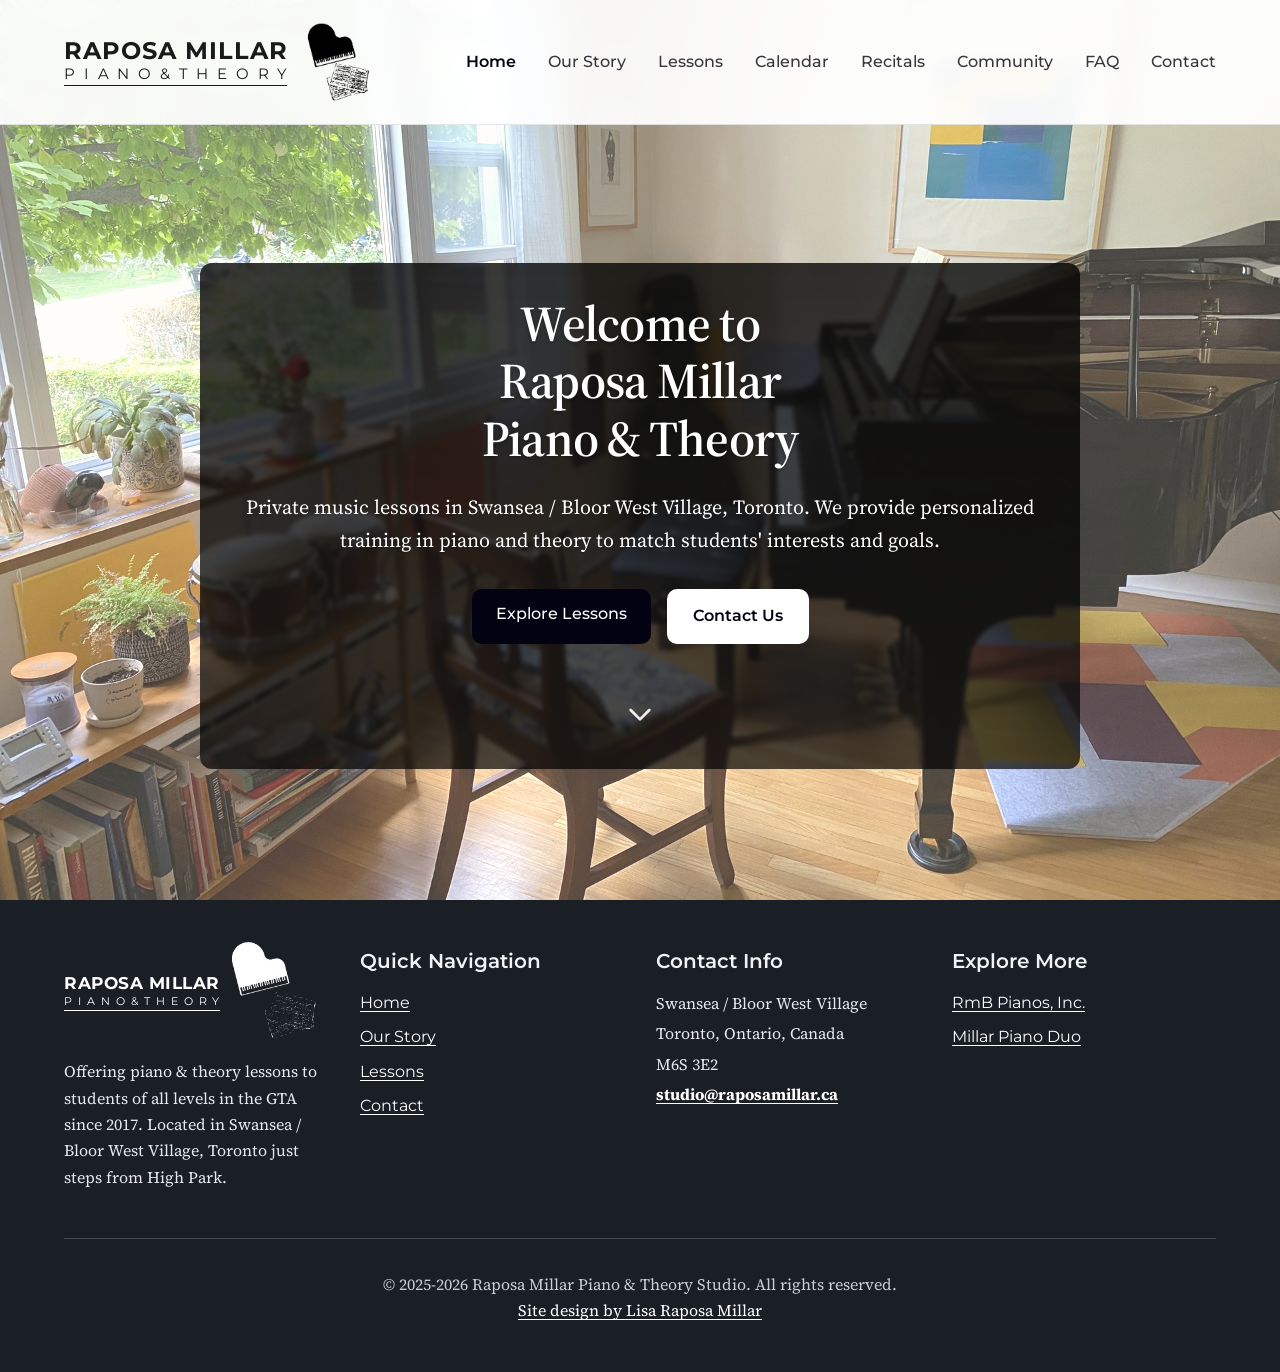
<file: index.html>
<!DOCTYPE html>
<html lang="en">
<head>
    <meta charset="UTF-8">
    <meta name="viewport" content="width=device-width, initial-scale=1.0">

    <!-- Favicon & App Icons -->
    <link rel="icon" type="image/png" href="/favicon-96x96.png" sizes="96x96" />
    <link rel="icon" type="image/svg+xml" href="/favicon.svg" />
    <link rel="shortcut icon" href="/favicon.ico" />
    <link rel="apple-touch-icon" sizes="180x180" href="/apple-touch-icon.png" />
    <meta name="apple-mobile-web-app-title" content="RMPTS" />
    <link rel="manifest" href="/site.webmanifest" />
    <link rel="preload" as="image" href="/assets/images/studio-windows.jpg" fetchpriority="high">

    <!-- SEO Basics -->
    <title>Raposa Millar Piano & Theory Studio</title>
    <meta name="description" content="Raposa Millar Piano & Theory Studio in Swansea / Bloor West Village, Toronto offers piano lessons, music theory, and collaborative performance coaching. Nurturing musicianship for students of all ages." />
    <meta name="keywords" content="piano lessons Toronto, music theory, piano studio, collaborative piano, Raposa Millar, music education" />
    <meta name="author" content="Raposa Millar Piano & Theory Studio" />
    <link rel="canonical" href="https://raposamillar.ca/" />

    <!-- Open Graph / Facebook -->
    <meta property="og:type" content="website" />
    <meta property="og:url" content="https://raposamillar.ca/" />
    <meta property="og:title" content="Raposa Millar Piano & Theory Studio" />
    <meta property="og:description" content="Piano lessons and music theory in Swansea / Bloor West Village, Toronto. Build creativity, technique, and confidence with Raposa Millar Piano & Theory Studio." />
    <meta property="og:image" content="https://raposamillar.ca/assets/images/og-image.jpg?v=5" />

    <!-- Twitter -->
    <meta name="twitter:card" content="summary_large_image" />
    <meta name="twitter:url" content="https://raposamillar.ca/" />
    <meta name="twitter:title" content="Raposa Millar Piano & Theory Studio" />
    <meta name="twitter:description" content="Piano lessons and music theory in Swansea / Bloor West Village, Toronto. Build creativity, technique, and confidence with Raposa Millar Piano & Theory Studio." />
    <meta name="twitter:image" content="https://raposamillar.ca/assets/images/og-image.jpg?v=5" />

    <!-- Styles & Fonts -->
    <link rel="stylesheet" href="/styles.css?v=2.77">
    <link rel="preconnect" href="https://fonts.googleapis.com">
    <link rel="preconnect" href="https://fonts.gstatic.com" crossorigin>
    <link href="https://fonts.googleapis.com/css2?family=Montserrat:wght@400;500;600;700&family=Source+Serif+4:ital,wght@0,400;0,600;1,400&display=swap" rel="stylesheet">
</head>
<body class="page-home">
        <a class="skip-link" href="#main-content">Skip to main content</a>
<!-- Fixed Navigation -->
    <header>
    <nav class="navbar" aria-label="Primary">
        <div class="nav-container">
            <a href="/" class="nav-brand">
                <span class="nav-logo-wordmark">
                <span class="nav-logo-name">Raposa Millar</span>
                <span class="nav-logo-tagline">
                    <span class="visually-hidden">Piano &amp; Theory</span>
                    <span class="nav-logo-track" aria-hidden="true"><span>P</span><span>I</span><span>A</span><span>N</span><span>O</span><span>&amp;</span><span>T</span><span>H</span><span>E</span><span>O</span><span>R</span><span>Y</span></span>
                </span>
            </span>
                <span class="nav-logo-mark-wrap" aria-hidden="true">
                    <img src="/assets/brand/logo-mark-black-nav.png?v=1" alt="" class="nav-logo-mark nav-logo-mark-black" width="393" height="493" decoding="async">
                    <img src="/assets/brand/logo-mark-blue-nav.png?v=1" alt="" class="nav-logo-mark nav-logo-mark-blue" width="393" height="493" decoding="async">
                </span>
            </a>
            <div class="nav-menu" id="navMenu">
                <a href="/" class="nav-link active" aria-current="page">Home</a>
                <a href="/our-story/" class="nav-link">Our Story</a>
                <a href="/lessons/" class="nav-link">Lessons</a>
                <a href="/calendar/" class="nav-link">Calendar</a>
                <a href="/recitals/" class="nav-link">Recitals</a>
                <a href="/community/" class="nav-link">Community</a>
                <a href="/faq/" class="nav-link">FAQ</a>
                <a href="/contact/" class="nav-link">Contact</a>
            </div>
            <button type="button" class="hamburger" id="hamburger" aria-label="Open menu" aria-expanded="false" aria-controls="navMenu">
                <span aria-hidden="true"></span>
                <span aria-hidden="true"></span>
                <span aria-hidden="true"></span>
            </button>
        </div>
    </nav>
    </header>

<main id="main-content" tabindex="-1">
<section id="welcome" class="welcome-section">
        <div class="hero-background"></div>
        <div class="hero-overlay">
            <div class="container">
                <h1>Welcome to <br>Raposa Millar <br>Piano & Theory</h1>
                <p class="welcome-subtitle">
                    Private music lessons in Swansea / Bloor West Village, Toronto. We provide personalized training in piano and theory to match students' interests and goals.
                </p>
                <div class="welcome-buttons">
                    <a class="btn btn-primary" id="explore-lessons" href="/lessons/">Explore Lessons</a>
                    <a class="btn btn-outline" id="contact-us" href="/contact/">Contact Us</a>
                </div>
                <div class="scroll-indicator">
                  <a href="/our-story/" class="chevron-link" aria-label="Learn more about the studio">
                    <svg class="chevron-down" fill="none" stroke="currentColor" viewBox="0 0 24 24" aria-hidden="true" focusable="false">
                      <path stroke-linecap="round" stroke-linejoin="round" stroke-width="2" d="M19 9l-7 7-7-7"/>
                    </svg>
                  </a>
                </div>
            </div>
        </div>
    </section>

    <!-- About Section -->
    </main>



    <!-- Footer -->
    <footer class="footer">
        <div class="container">
            <div class="footer-grid">
                <div class="footer-section">
                    <p class="footer-brand">
                        <span class="footer-logo-wordmark">
                        <span class="footer-logo-name">Raposa Millar</span>
                        <span class="footer-logo-tagline">
                            <span class="visually-hidden">Piano &amp; Theory</span>
                            <span class="footer-logo-track" aria-hidden="true"><span>P</span><span>I</span><span>A</span><span>N</span><span>O</span><span>&amp;</span><span>T</span><span>H</span><span>E</span><span>O</span><span>R</span><span>Y</span></span>
                        </span>
                    </span>
                        <img src="/assets/brand/logo-mark-white-h.png" alt="" class="footer-logo-mark" width="143" height="163" loading="lazy" decoding="async" aria-hidden="true">
                    </p>
                    <p>
                        Offering piano & theory lessons to students of all levels in the GTA since 2017. Located in Swansea / Bloor West Village, Toronto just steps from High Park.
                    </p>
                </div>
                
                <div class="footer-section">
                    <h2 class="footer-heading">Quick Navigation</h2>
                    <div class="footer-links">
                        <a href="/">Home</a>
                        <a href="/our-story/">Our Story</a>
                        <a href="/lessons/">Lessons</a>
                        <a href="/contact/">Contact</a>
                    </div>
                </div>
                
                <div class="footer-section">
                    <h2 class="footer-heading">Contact Info</h2>
                    <div class="footer-contact">
                        <div>Swansea / Bloor West Village</div>
                        <div>Toronto, Ontario, Canada</div>
                        <div>M6S 3E2</div>
                        <div><a href="mailto:studio@raposamillar.ca"><strong>studio@raposamillar.ca</strong></a></div>
                    </div>
                </div>

                <div class="footer-section">
                    <h2 class="footer-heading">Explore More</h2>
                    <div class="footer-links">
                        <a href="https://rmbpianos.com">RmB Pianos, Inc.<span class="visually-hidden"> (opens external site)</span></a>
                        <a href="https://vimeo.com/millarpianoduo">Millar Piano Duo<span class="visually-hidden"> (opens external site)</span></a>
                    </div>
                </div>
            </div>
            
            <div class="footer-bottom">
                <p>&copy; 2025-2026 Raposa Millar Piano & Theory Studio. All rights reserved.<br><a href="https://ca.linkedin.com/in/lisa-raposa-millar">Site design by Lisa Raposa Millar<span class="visually-hidden"> (opens external site)</span></a></p>
            </div>
        </div>
    </footer>

    <button type="button" id="backToTop" aria-label="Back to top">&#x25B2;</button>

    <script src="/scripts.js"></script>
</body>
</html>
</file>
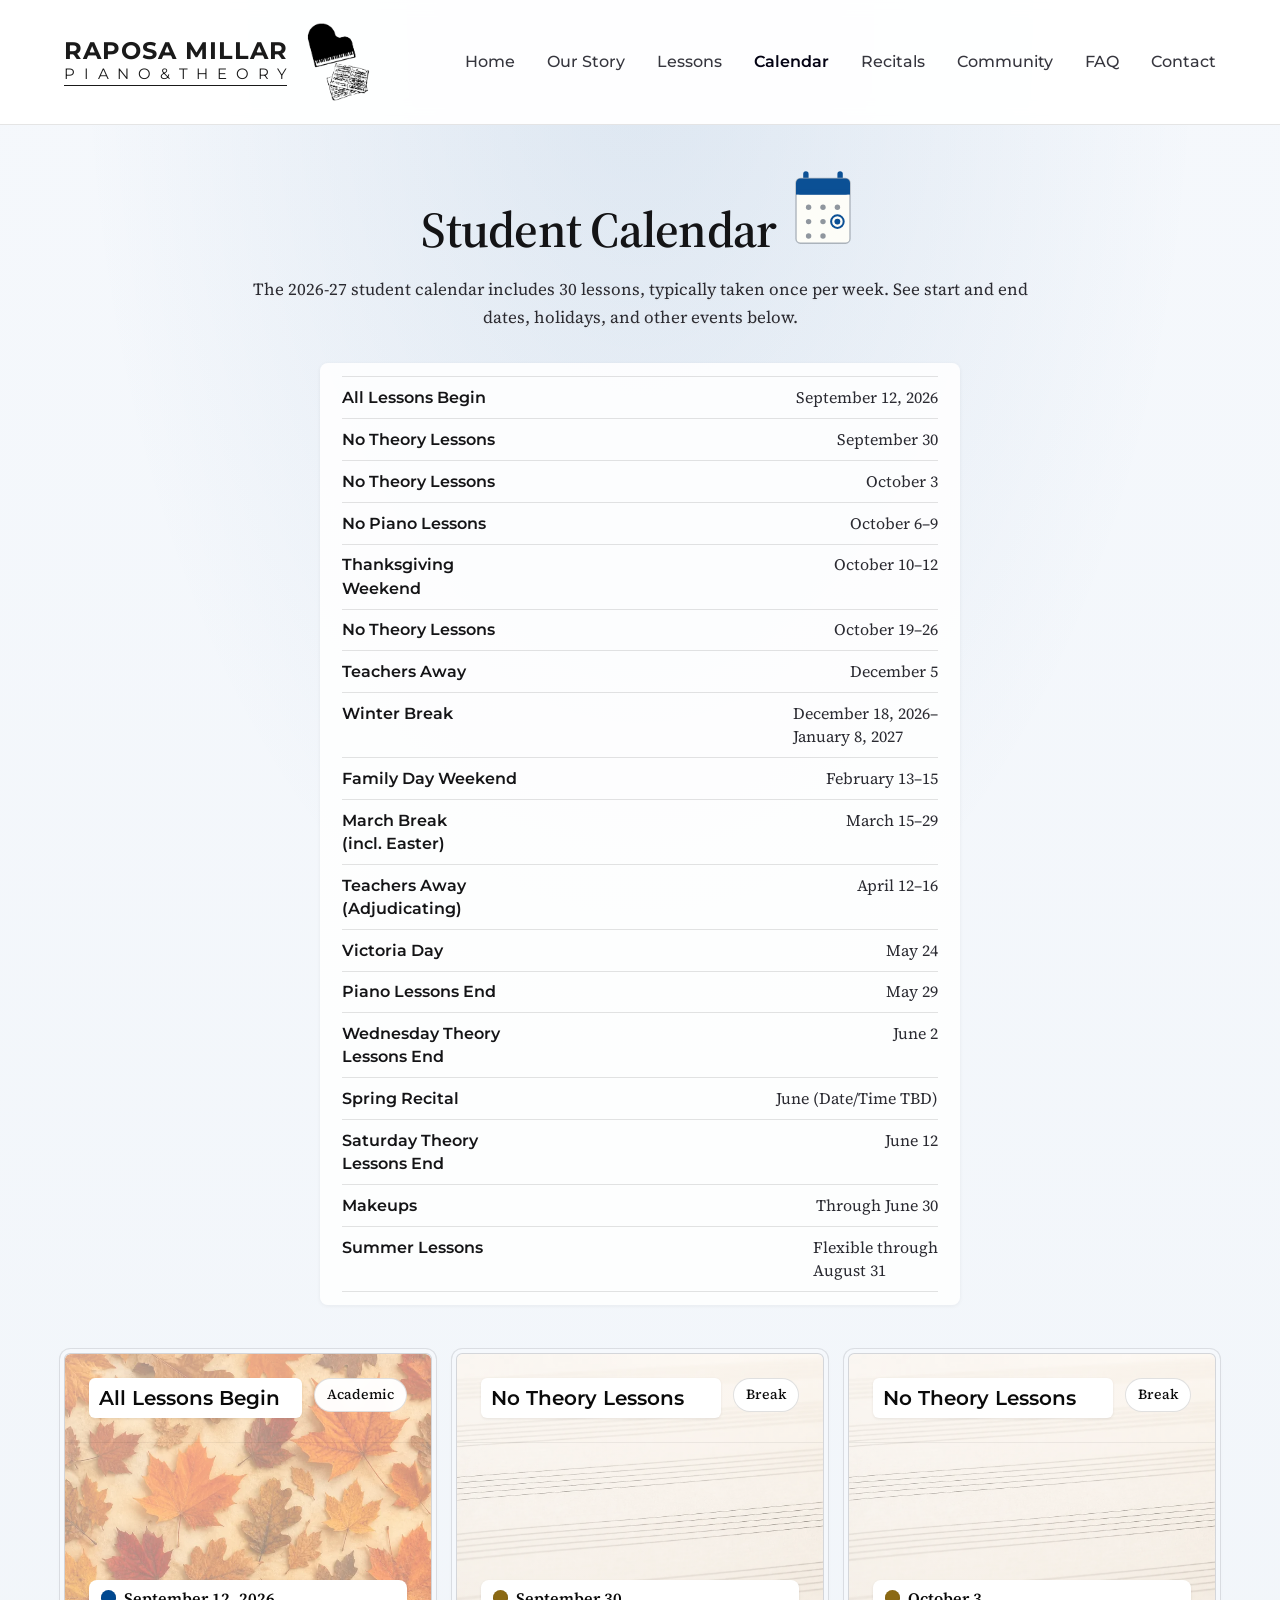
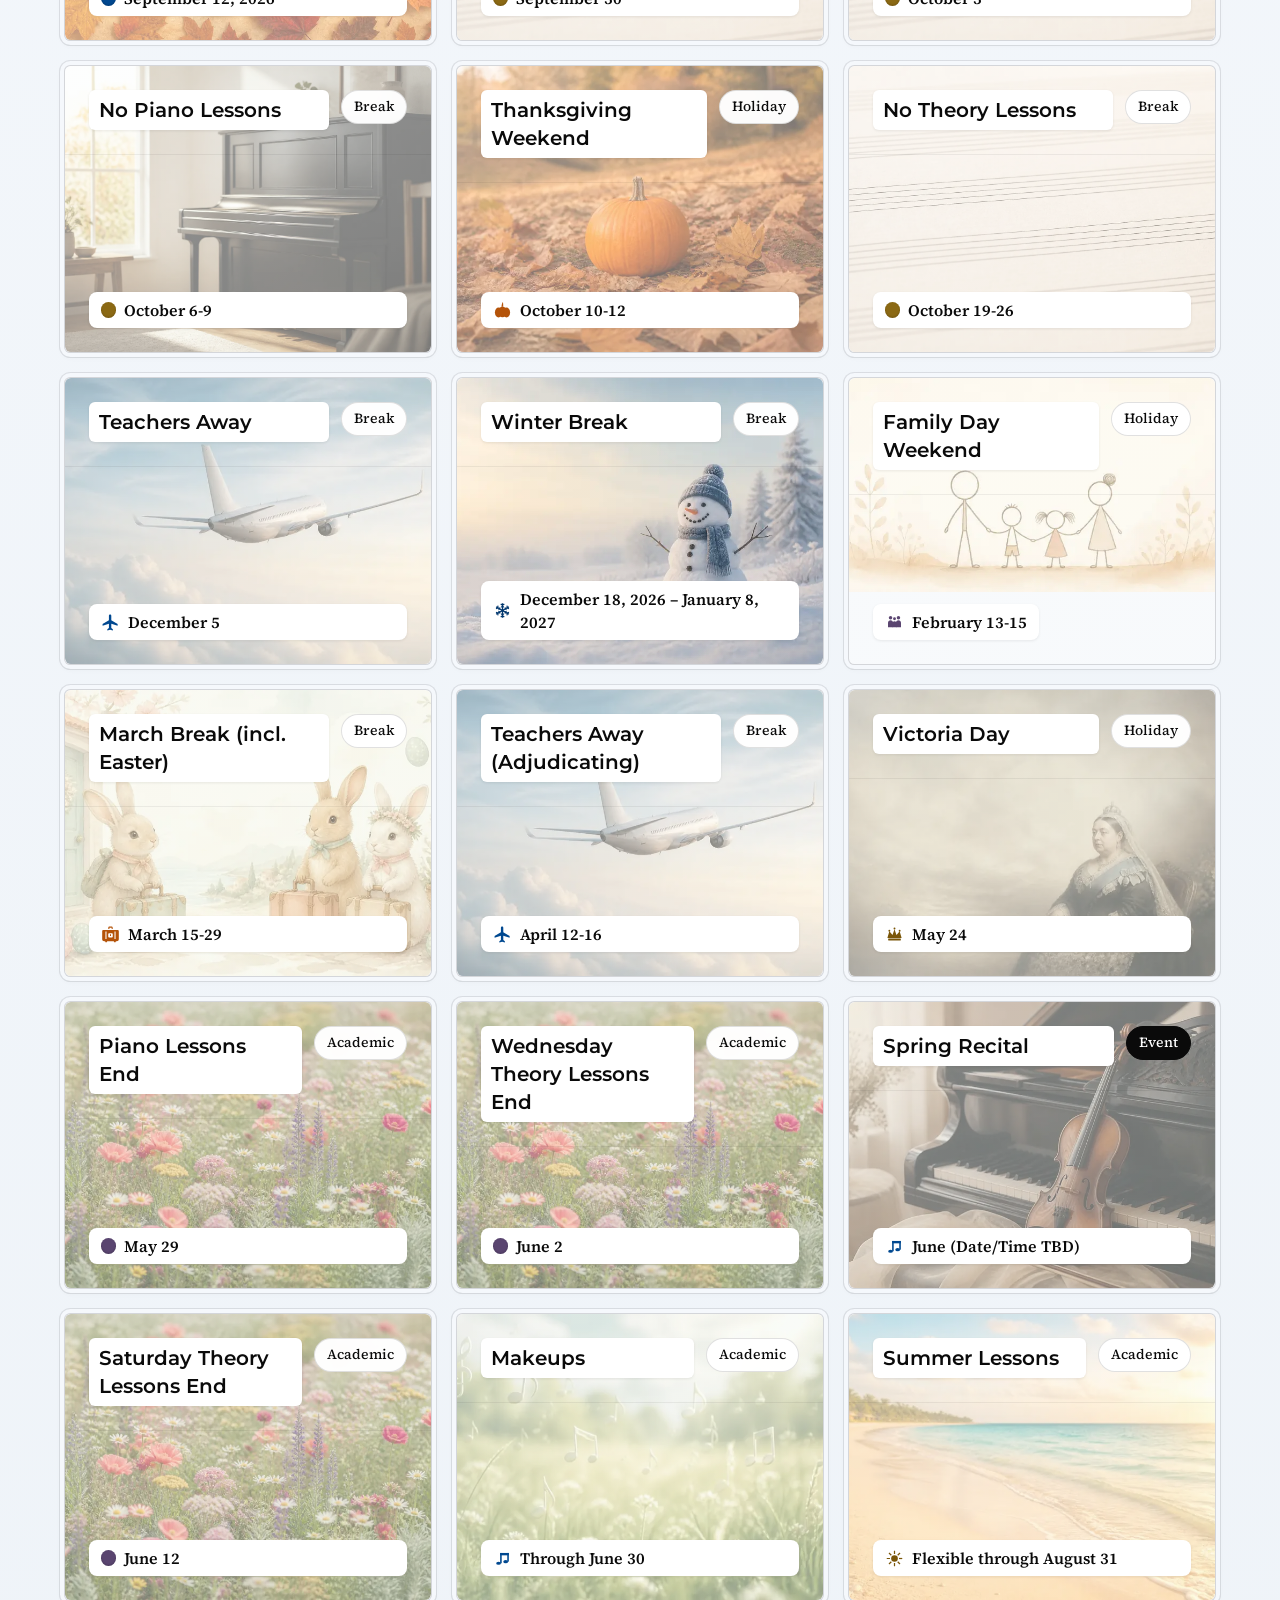
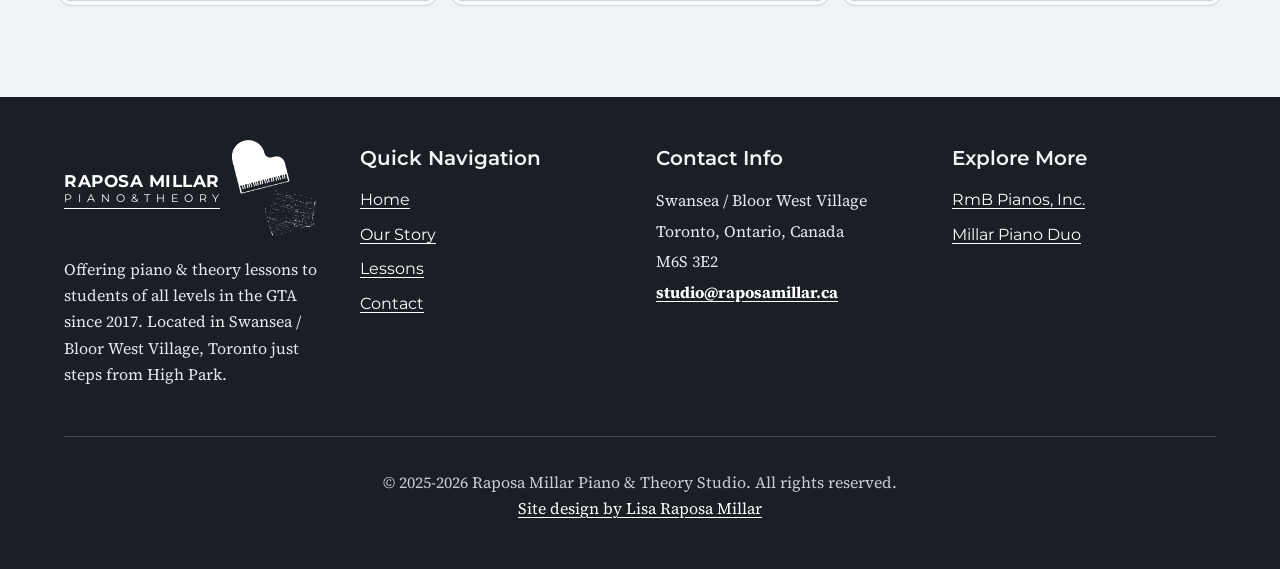
<file: calendar/index.html>
<!DOCTYPE html>
<html lang="en">
<head>
    <meta charset="UTF-8">
    <meta name="viewport" content="width=device-width, initial-scale=1.0">

    <!-- Favicon & App Icons -->
    <link rel="icon" type="image/png" href="/favicon-96x96.png" sizes="96x96" />
    <link rel="icon" type="image/svg+xml" href="/favicon.svg" />
    <link rel="shortcut icon" href="/favicon.ico" />
    <link rel="apple-touch-icon" sizes="180x180" href="/apple-touch-icon.png" />
    <meta name="apple-mobile-web-app-title" content="RMPTS" />
    <link rel="manifest" href="/site.webmanifest" />

    <!-- SEO Basics -->
    <title>Calendar | Raposa Millar Piano & Theory Studio</title>
    <meta name="description" content="Studio calendar of lessons, events, and important dates at Raposa Millar Piano & Theory Studio." />
    <meta name="keywords" content="piano lessons Toronto, music theory, piano studio, collaborative piano, Raposa Millar, music education" />
    <meta name="author" content="Raposa Millar Piano & Theory Studio" />
    <link rel="canonical" href="https://raposamillar.ca/calendar/" />

    <!-- Open Graph / Facebook -->
    <meta property="og:type" content="website" />
    <meta property="og:url" content="https://raposamillar.ca/calendar/" />
    <meta property="og:title" content="Calendar | Raposa Millar Piano & Theory Studio" />
    <meta property="og:description" content="View the studio calendar for Raposa Millar Piano & Theory Studio." />
    <meta property="og:image" content="https://raposamillar.ca/assets/images/og-image.jpg?v=5" />

    <!-- Twitter -->
    <meta name="twitter:card" content="summary_large_image" />
    <meta name="twitter:url" content="https://raposamillar.ca/calendar/" />
    <meta name="twitter:title" content="Calendar | Raposa Millar Piano & Theory Studio" />
    <meta name="twitter:description" content="View the studio calendar for Raposa Millar Piano & Theory Studio." />
    <meta name="twitter:image" content="https://raposamillar.ca/assets/images/og-image.jpg?v=5" />

    <!-- Styles & Fonts -->
    <link rel="stylesheet" href="/styles.css?v=2.76">
    <link rel="preconnect" href="https://fonts.googleapis.com">
    <link rel="preconnect" href="https://fonts.gstatic.com" crossorigin>
    <link href="https://fonts.googleapis.com/css2?family=Montserrat:wght@400;500;600;700&family=Source+Serif+4:ital,wght@0,400;0,600;1,400&display=swap" rel="stylesheet">

    <!-- Above-the-fold calendar card backgrounds -->
    <link rel="preload" as="image" href="/assets/images/fall-leaves.webp" type="image/webp">
    <link rel="preload" as="image" href="/assets/images/thanksgiving-pumpkin.webp" type="image/webp">
    <link rel="preload" as="image" href="/assets/images/teachers-away-plane.webp" type="image/webp">
</head>
<body class="page-calendar">
        <a class="skip-link" href="#main-content">Skip to main content</a>
<!-- Fixed Navigation -->
    <header>
    <nav class="navbar" aria-label="Primary">
        <div class="nav-container">
            <a href="/" class="nav-brand">
                <span class="nav-logo-wordmark">
                <span class="nav-logo-name">Raposa Millar</span>
                <span class="nav-logo-tagline">
                    <span class="visually-hidden">Piano &amp; Theory</span>
                    <span class="nav-logo-track" aria-hidden="true"><span>P</span><span>I</span><span>A</span><span>N</span><span>O</span><span>&amp;</span><span>T</span><span>H</span><span>E</span><span>O</span><span>R</span><span>Y</span></span>
                </span>
            </span>
                <span class="nav-logo-mark-wrap" aria-hidden="true">
                    <img src="/assets/brand/logo-mark-black-nav.png?v=1" alt="" class="nav-logo-mark nav-logo-mark-black" width="393" height="493" decoding="async">
                    <img src="/assets/brand/logo-mark-blue-nav.png?v=1" alt="" class="nav-logo-mark nav-logo-mark-blue" width="393" height="493" decoding="async">
                </span>
            </a>
            <div class="nav-menu" id="navMenu">
                <a href="/" class="nav-link">Home</a>
                <a href="/our-story/" class="nav-link">Our Story</a>
                <a href="/lessons/" class="nav-link">Lessons</a>
                <a href="/calendar/" class="nav-link active" aria-current="page">Calendar</a>
                <a href="/recitals/" class="nav-link">Recitals</a>
                <a href="/community/" class="nav-link">Community</a>
                <a href="/faq/" class="nav-link">FAQ</a>
                <a href="/contact/" class="nav-link">Contact</a>
            </div>
            <button type="button" class="hamburger" id="hamburger" aria-label="Open menu" aria-expanded="false" aria-controls="navMenu">
                <span aria-hidden="true"></span>
                <span aria-hidden="true"></span>
                <span aria-hidden="true"></span>
            </button>
        </div>
    </nav>
    </header>

<main id="main-content" tabindex="-1">
<section id="calendar" class="calendar-section" aria-labelledby="calendar-heading">
        <div class="container">
            <div class="calendar-heading">
                <h1 id="calendar-heading">Student Calendar</h1>
                <svg class="calendar-heading-image" viewBox="0 0 80 100" xmlns="http://www.w3.org/2000/svg" aria-hidden="true" focusable="false">
                    <rect x="18" y="8" width="6" height="14" rx="3" fill="#004890"/>
                    <rect x="56" y="8" width="6" height="14" rx="3" fill="#004890"/>
                    <rect x="10" y="16" width="60" height="72" rx="5" fill="#fffef9" stroke="#a8b0b8" stroke-width="1.5"/>
                    <rect x="10" y="16" width="60" height="18" rx="5" fill="#004890"/>
                    <rect x="10" y="28" width="60" height="6" fill="#004890"/>
                    <g fill="#8b929a">
                        <circle cx="24" cy="48" r="3"/>
                        <circle cx="40" cy="48" r="3"/>
                        <circle cx="56" cy="48" r="3"/>
                        <circle cx="24" cy="64" r="3"/>
                        <circle cx="40" cy="64" r="3"/>
                        <circle cx="56" cy="64" r="3"/>
                        <circle cx="24" cy="80" r="3"/>
                        <circle cx="40" cy="80" r="3"/>
                    </g>
                    <circle cx="56" cy="64" r="7" fill="none" stroke="#004890" stroke-width="2.25"/>
                    <circle cx="56" cy="64" r="3.2" fill="#004890"/>
                </svg>
            </div>
            
            <div class="calendar-intro">
                <p>
                    The 2026-27 student calendar includes 30 lessons, typically taken once per week. See start and end dates, holidays, and other events below.
                </p>
            </div>

            <ul class="calendar-summary" aria-label="Key dates">
                <li>
                    <span class="calendar-summary-event">All Lessons Begin</span>
                    <time datetime="2026-09-12">September 12, 2026</time>
                </li>
                <li>
                    <span class="calendar-summary-event">No Theory Lessons</span>
                    <time datetime="2026-09-30">September 30</time>
                </li>
                <li>
                    <span class="calendar-summary-event">No Theory Lessons</span>
                    <time datetime="2026-10-03">October 3</time>
                </li>
                <li>
                    <span class="calendar-summary-event">No Piano Lessons</span>
                    <time datetime="2026-10-06">October 6–9</time>
                </li>
                <li>
                    <span class="calendar-summary-event">Thanksgiving<br> Weekend</span>
                    <time datetime="2026-10-10/2026-10-12">October 10–12</time>
                </li>
                <li>
                    <span class="calendar-summary-event">No Theory Lessons</span>
                    <time datetime="2026-10-19/2026-10-26">October 19–26</time>
                </li>
                <li>
                    <span class="calendar-summary-event">Teachers Away</span>
                    <time datetime="2026-12-05">December 5</time>
                </li>
                <li>
                    <span class="calendar-summary-event">Winter Break</span>
                    <time datetime="2026-12-18/2027-01-08">December 18, 2026–<br>January 8, 2027</time>
                </li>
                <li>
                    <span class="calendar-summary-event">Family Day Weekend</span>
                    <time datetime="2027-02-13/2027-02-15">February 13–15</time>
                </li>
                <li>
                    <span class="calendar-summary-event">March Break <br>(incl. Easter)</span>
                    <time datetime="2027-03-15/2027-03-29">March 15–29</time>
                </li>
                <li>
                    <span class="calendar-summary-event">Teachers Away <br>(Adjudicating)</span>
                    <time datetime="2027-04-12/2027-04-16">April 12–16</time>
                </li>
                <li>
                    <span class="calendar-summary-event">Victoria Day</span>
                    <time datetime="2027-05-24">May 24</time>
                </li>
                <li>
                    <span class="calendar-summary-event">Piano Lessons End</span>
                    <time datetime="2027-05-29">May 29</time>
                </li>
                <li>
                    <span class="calendar-summary-event">Wednesday Theory <br>Lessons End</span>
                    <time datetime="2027-06-02">June 2</time>
                </li>
                <li>
                    <span class="calendar-summary-event">Spring Recital</span>
                    <time datetime="2027-06">June (Date/Time TBD)</time>
                </li>
                <li>
                    <span class="calendar-summary-event">Saturday Theory <br>Lessons End</span>
                    <time datetime="2027-06-12">June 12</time>
                </li>
                <li>
                    <span class="calendar-summary-event">Makeups</span>
                    <time datetime="2027-06-30">Through June 30</time>
                </li>
                <li>
                    <span class="calendar-summary-event">Summer Lessons</span>
                    <time datetime="2027-08-31">Flexible through <br>August 31</time>
                </li>
            </ul>

            <ul class="calendar-grid">
                <li class="card calendar-card calendar-card--lessons-start calendar-card--fall calendar-bg-on" data-card-bg="lessons-start">
                    <div class="card-header">
                        <div class="calendar-event-header">
                            <h2 class="calendar-event-title">All Lessons Begin</h2>
                            <span class="badge badge-academic">Academic</span>
                        </div>
                    </div>
                    <div class="card-content">
                        <div class="calendar-date">
                            <div class="date-row">
                                <span class="calendar-icon calendar-icon--dot-blue" aria-hidden="true"></span>
                                <time class="calendar-text" datetime="2026-09-12">September 12, 2026</time>
                            </div>
                        </div>
                    </div>
                </li>

                <li class="card calendar-card calendar-card--no-theory calendar-bg-on" data-card-bg="no-theory">
                    <div class="card-header">
                        <div class="calendar-event-header">
                            <h2 class="calendar-event-title">No Theory Lessons</h2>
                            <span class="badge badge-break">Break</span>
                        </div>
                    </div>
                    <div class="card-content">
                        <div class="calendar-date">
                            <div class="date-row">
                                <span class="calendar-icon calendar-icon--dot-brown" aria-hidden="true"></span>
                                <time class="calendar-text" datetime="2026-09-30">September 30</time>
                            </div>
                        </div>
                    </div>
                </li>

                <li class="card calendar-card calendar-card--no-theory calendar-bg-on" data-card-bg="no-theory">
                    <div class="card-header">
                        <div class="calendar-event-header">
                            <h2 class="calendar-event-title">No Theory Lessons</h2>
                            <span class="badge badge-break">Break</span>
                        </div>
                    </div>
                    <div class="card-content">
                        <div class="calendar-date">
                            <div class="date-row">
                                <span class="calendar-icon calendar-icon--dot-brown" aria-hidden="true"></span>
                                <time class="calendar-text" datetime="2026-10-03">October 3</time>
                            </div>
                        </div>
                    </div>
                </li>

                <li class="card calendar-card calendar-card--no-lessons calendar-bg-on" data-card-bg="no-lessons">
                    <div class="card-header">
                        <div class="calendar-event-header">
                            <h2 class="calendar-event-title">No Piano Lessons</h2>
                            <span class="badge badge-break">Break</span>
                        </div>
                    </div>
                    <div class="card-content">
                        <div class="calendar-date">
                            <div class="date-row">
                                <span class="calendar-icon calendar-icon--dot-brown" aria-hidden="true"></span>
                                <time class="calendar-text" datetime="2026-10-06/2026-10-09">October 6-9</time>
                            </div>
                        </div>
                    </div>
                </li>

                <li class="card calendar-card calendar-card--thanksgiving calendar-card--fall calendar-bg-on" data-card-bg="thanksgiving">
                    <div class="card-header">
                        <div class="calendar-event-header">
                            <h2 class="calendar-event-title">Thanksgiving Weekend</h2>
                            <span class="badge badge-holiday">Holiday</span>
                        </div>
                    </div>
                    <div class="card-content">
                        <div class="calendar-date">
                            <div class="date-row">
                                <span class="calendar-icon calendar-icon--svg calendar-icon--pumpkin" aria-hidden="true"></span>
                                <time class="calendar-text" datetime="2026-10-10/2026-10-12">October 10-12</time>
                            </div>
                        </div>
                    </div>
                </li>

                <li class="card calendar-card calendar-card--no-theory" data-card-bg="no-theory">
                    <div class="card-header">
                        <div class="calendar-event-header">
                            <h2 class="calendar-event-title">No Theory Lessons</h2>
                            <span class="badge badge-break">Break</span>
                        </div>
                    </div>
                    <div class="card-content">
                        <div class="calendar-date">
                            <div class="date-row">
                                <span class="calendar-icon calendar-icon--dot-brown" aria-hidden="true"></span>
                                <time class="calendar-text" datetime="2026-10-19/2026-10-26">October 19-26</time>
                            </div>
                        </div>
                    </div>
                </li>

                <li class="card calendar-card calendar-card--away calendar-bg-on" data-card-bg="away">
                    <div class="card-header">
                        <div class="calendar-event-header">
                            <h2 class="calendar-event-title">Teachers Away</h2>
                            <span class="badge badge-break">Break</span>
                        </div>
                    </div>
                    <div class="card-content">
                        <div class="calendar-date">
                            <div class="date-row">
                                <span class="calendar-icon calendar-icon--svg calendar-icon--plane" aria-hidden="true"></span>
                                <time class="calendar-text" datetime="2026-12-05">December 5</time>
                            </div>
                        </div>
                    </div>
                </li>

                <li class="card calendar-card calendar-card--winter-break calendar-card--winter" data-card-bg="winter-break">
                    <div class="card-header">
                        <div class="calendar-event-header">
                            <h2 class="calendar-event-title">Winter Break</h2>
                            <span class="badge badge-break">Break</span>
                        </div>
                    </div>
                    <div class="card-content">
                        <div class="calendar-date">
                            <div class="date-row">
                                <span class="calendar-icon calendar-icon--svg calendar-icon--snowflake" aria-hidden="true"></span>
                                <time class="calendar-text" datetime="2026-12-18/2027-01-08">December 18, 2026 – January 8, 2027</time>
                            </div>
                        </div>
                    </div>
                </li>

                <li class="card calendar-card calendar-card--family-day calendar-card--winter" data-card-bg="family-day">
                    <div class="card-header">
                        <div class="calendar-event-header">
                            <h2 class="calendar-event-title">Family Day Weekend</h2>
                            <span class="badge badge-holiday">Holiday</span>
                        </div>
                    </div>
                    <div class="card-content">
                        <div class="calendar-date">
                            <div class="date-row">
                                <span class="calendar-icon calendar-icon--svg calendar-icon--family" aria-hidden="true"></span>
                                <time class="calendar-text" datetime="2027-02-13/2027-02-15">February 13-15</time>
                            </div>
                        </div>
                    </div>
                </li>

                <li class="card calendar-card calendar-card--march-break calendar-card--spring" data-card-bg="march-break">
                    <div class="card-header">
                        <div class="calendar-event-header">
                            <h2 class="calendar-event-title">March Break (incl. Easter)</h2>
                            <span class="badge badge-break">Break</span>
                        </div>
                    </div>
                    <div class="card-content">
                        <div class="calendar-date">
                            <div class="date-row">
                                <span class="calendar-icon calendar-icon--svg calendar-icon--suitcase" aria-hidden="true"></span>
                                <time class="calendar-text" datetime="2027-03-15/2027-03-29">March 15-29</time>
                            </div>
                        </div>
                    </div>
                </li>

                <li class="card calendar-card calendar-card--away" data-card-bg="away">
                    <div class="card-header">
                        <div class="calendar-event-header">
                            <h2 class="calendar-event-title">Teachers Away (Adjudicating)</h2>
                            <span class="badge badge-break">Break</span>
                        </div>
                    </div>
                    <div class="card-content">
                        <div class="calendar-date">
                            <div class="date-row">
                                <span class="calendar-icon calendar-icon--svg calendar-icon--plane" aria-hidden="true"></span>
                                <time class="calendar-text" datetime="2027-04-12/2027-04-16">April 12-16</time>
                            </div>
                        </div>
                    </div>
                </li>

                <li class="card calendar-card calendar-card--victoria-day calendar-card--spring" data-card-bg="victoria-day">
                    <div class="card-header">
                        <div class="calendar-event-header">
                            <h2 class="calendar-event-title">Victoria Day</h2>
                            <span class="badge badge-holiday">Holiday</span>
                        </div>
                    </div>
                    <div class="card-content">
                        <div class="calendar-date">
                            <div class="date-row">
                                <span class="calendar-icon calendar-icon--svg calendar-icon--crown" aria-hidden="true"></span>
                                <time class="calendar-text" datetime="2027-05-24">May 24</time>
                            </div>
                        </div>
                    </div>
                </li>

                <li class="card calendar-card calendar-card--lessons-end calendar-card--spring" data-card-bg="lessons-end">
                    <div class="card-header">
                        <div class="calendar-event-header">
                            <h2 class="calendar-event-title">Piano Lessons End</h2>
                            <span class="badge badge-academic">Academic</span>
                        </div>
                    </div>
                    <div class="card-content">
                        <div class="calendar-date">
                            <div class="date-row">
                                <span class="calendar-icon calendar-icon--dot-purple" aria-hidden="true"></span>
                                <time class="calendar-text" datetime="2027-05-29">May 29</time>
                            </div>
                        </div>
                    </div>
                </li>

                 <li class="card calendar-card calendar-card--lessons-end calendar-card--spring" data-card-bg="lessons-end">
                    <div class="card-header">
                        <div class="calendar-event-header">
                            <h2 class="calendar-event-title">Wednesday Theory Lessons End</h2>
                            <span class="badge badge-academic">Academic</span>
                        </div>
                    </div>
                    <div class="card-content">
                        <div class="calendar-date">
                            <div class="date-row">
                                <span class="calendar-icon calendar-icon--dot-purple" aria-hidden="true"></span>
                                <time class="calendar-text" datetime="2027-06-02">June 2</time>
                            </div>
                        </div>
                    </div>
                </li>

                <li class="card calendar-card calendar-card--spring-recital calendar-card--spring" data-card-bg="spring-recital">
                    <div class="card-header">
                        <div class="calendar-event-header">
                            <h2 class="calendar-event-title">Spring Recital</h2>
                            <span class="badge badge-event">Event</span>
                        </div>
                    </div>
                    <div class="card-content spring-recital">
                        <div class="calendar-date">
                            <div class="date-row">
                                <span class="calendar-icon calendar-icon--svg calendar-icon--notes" aria-hidden="true"></span>
                                <time class="calendar-text" datetime="2027-06">June (Date/Time TBD)</time>
                            </div>
                        </div>
                    </div>
                </li>

                <li class="card calendar-card calendar-card--lessons-end calendar-card--spring" data-card-bg="lessons-end">
                    <div class="card-header">
                        <div class="calendar-event-header">
                            <h2 class="calendar-event-title">Saturday Theory Lessons End</h2>
                            <span class="badge badge-academic">Academic</span>
                        </div>
                    </div>
                    <div class="card-content">
                        <div class="calendar-date">
                            <div class="date-row">
                                <span class="calendar-icon calendar-icon--dot-purple" aria-hidden="true"></span>
                                <time class="calendar-text" datetime="2027-06-12">June 12</time>
                            </div>
                        </div>
                    </div>
                </li>

                <li class="card calendar-card calendar-card--makeup calendar-card--spring" data-card-bg="makeup">
                    <div class="card-header">
                        <div class="calendar-event-header">
                            <h2 class="calendar-event-title">Makeups</h2>
                            <span class="badge badge-academic">Academic</span>
                        </div>
                    </div>
                    <div class="card-content">
                        <div class="calendar-date">
                            <div class="date-row">
                                <span class="calendar-icon calendar-icon--svg calendar-icon--notes" aria-hidden="true"></span>
                                <time class="calendar-text" datetime="2027-06-30">Through June 30</time>
                            </div>
                        </div>
                    </div>
                </li>

                <li class="card calendar-card calendar-card--summer-lessons calendar-card--summer" data-card-bg="summer-lessons">
                    <div class="card-header">
                        <div class="calendar-event-header">
                            <h2 class="calendar-event-title">Summer Lessons</h2>
                            <span class="badge badge-academic">Academic</span>
                        </div>
                    </div>
                    <div class="card-content">
                        <div class="calendar-date">
                            <div class="date-row">
                                <span class="calendar-icon calendar-icon--svg calendar-icon--sun" aria-hidden="true"></span>
                                <time class="calendar-text" datetime="2027-08-31">Flexible through August 31</time>
                            </div>
                        </div>
                    </div>
                </li>
            </ul>
        </div>
    </section>
    </main>



    <!-- Footer -->
    <footer class="footer">
        <div class="container">
            <div class="footer-grid">
                <div class="footer-section">
                    <p class="footer-brand">
                        <span class="footer-logo-wordmark">
                        <span class="footer-logo-name">Raposa Millar</span>
                        <span class="footer-logo-tagline">
                            <span class="visually-hidden">Piano &amp; Theory</span>
                            <span class="footer-logo-track" aria-hidden="true"><span>P</span><span>I</span><span>A</span><span>N</span><span>O</span><span>&amp;</span><span>T</span><span>H</span><span>E</span><span>O</span><span>R</span><span>Y</span></span>
                        </span>
                    </span>
                        <img src="/assets/brand/logo-mark-white-h.png" alt="" class="footer-logo-mark" width="143" height="163" loading="lazy" decoding="async" aria-hidden="true">
                    </p>
                    <p>
                        Offering piano & theory lessons to students of all levels in the GTA since 2017. Located in Swansea / Bloor West Village, Toronto just steps from High Park.
                    </p>
                </div>
                
                <div class="footer-section">
                    <h2 class="footer-heading">Quick Navigation</h2>
                    <div class="footer-links">
                        <a href="/">Home</a>
                        <a href="/our-story/">Our Story</a>
                        <a href="/lessons/">Lessons</a>
                        <a href="/contact/">Contact</a>
                    </div>
                </div>
                
                <div class="footer-section">
                    <h2 class="footer-heading">Contact Info</h2>
                    <div class="footer-contact">
                        <div>Swansea / Bloor West Village</div>
                        <div>Toronto, Ontario, Canada</div>
                        <div>M6S 3E2</div>
                        <div><a href="mailto:studio@raposamillar.ca"><strong>studio@raposamillar.ca</strong></a></div>
                    </div>
                </div>

                <div class="footer-section">
                    <h2 class="footer-heading">Explore More</h2>
                    <div class="footer-links">
                        <a href="https://rmbpianos.com">RmB Pianos, Inc.<span class="visually-hidden"> (opens external site)</span></a>
                        <a href="https://vimeo.com/millarpianoduo">Millar Piano Duo<span class="visually-hidden"> (opens external site)</span></a>
                    </div>
                </div>
            </div>
            
            <div class="footer-bottom">
                <p>&copy; 2025-2026 Raposa Millar Piano & Theory Studio. All rights reserved.<br><a href="https://ca.linkedin.com/in/lisa-raposa-millar">Site design by Lisa Raposa Millar<span class="visually-hidden"> (opens external site)</span></a></p>
            </div>
        </div>
    </footer>

    <button type="button" id="backToTop" aria-label="Back to top">&#x25B2;</button>

    <script src="/scripts.js"></script>
</body>
</html>
</file>
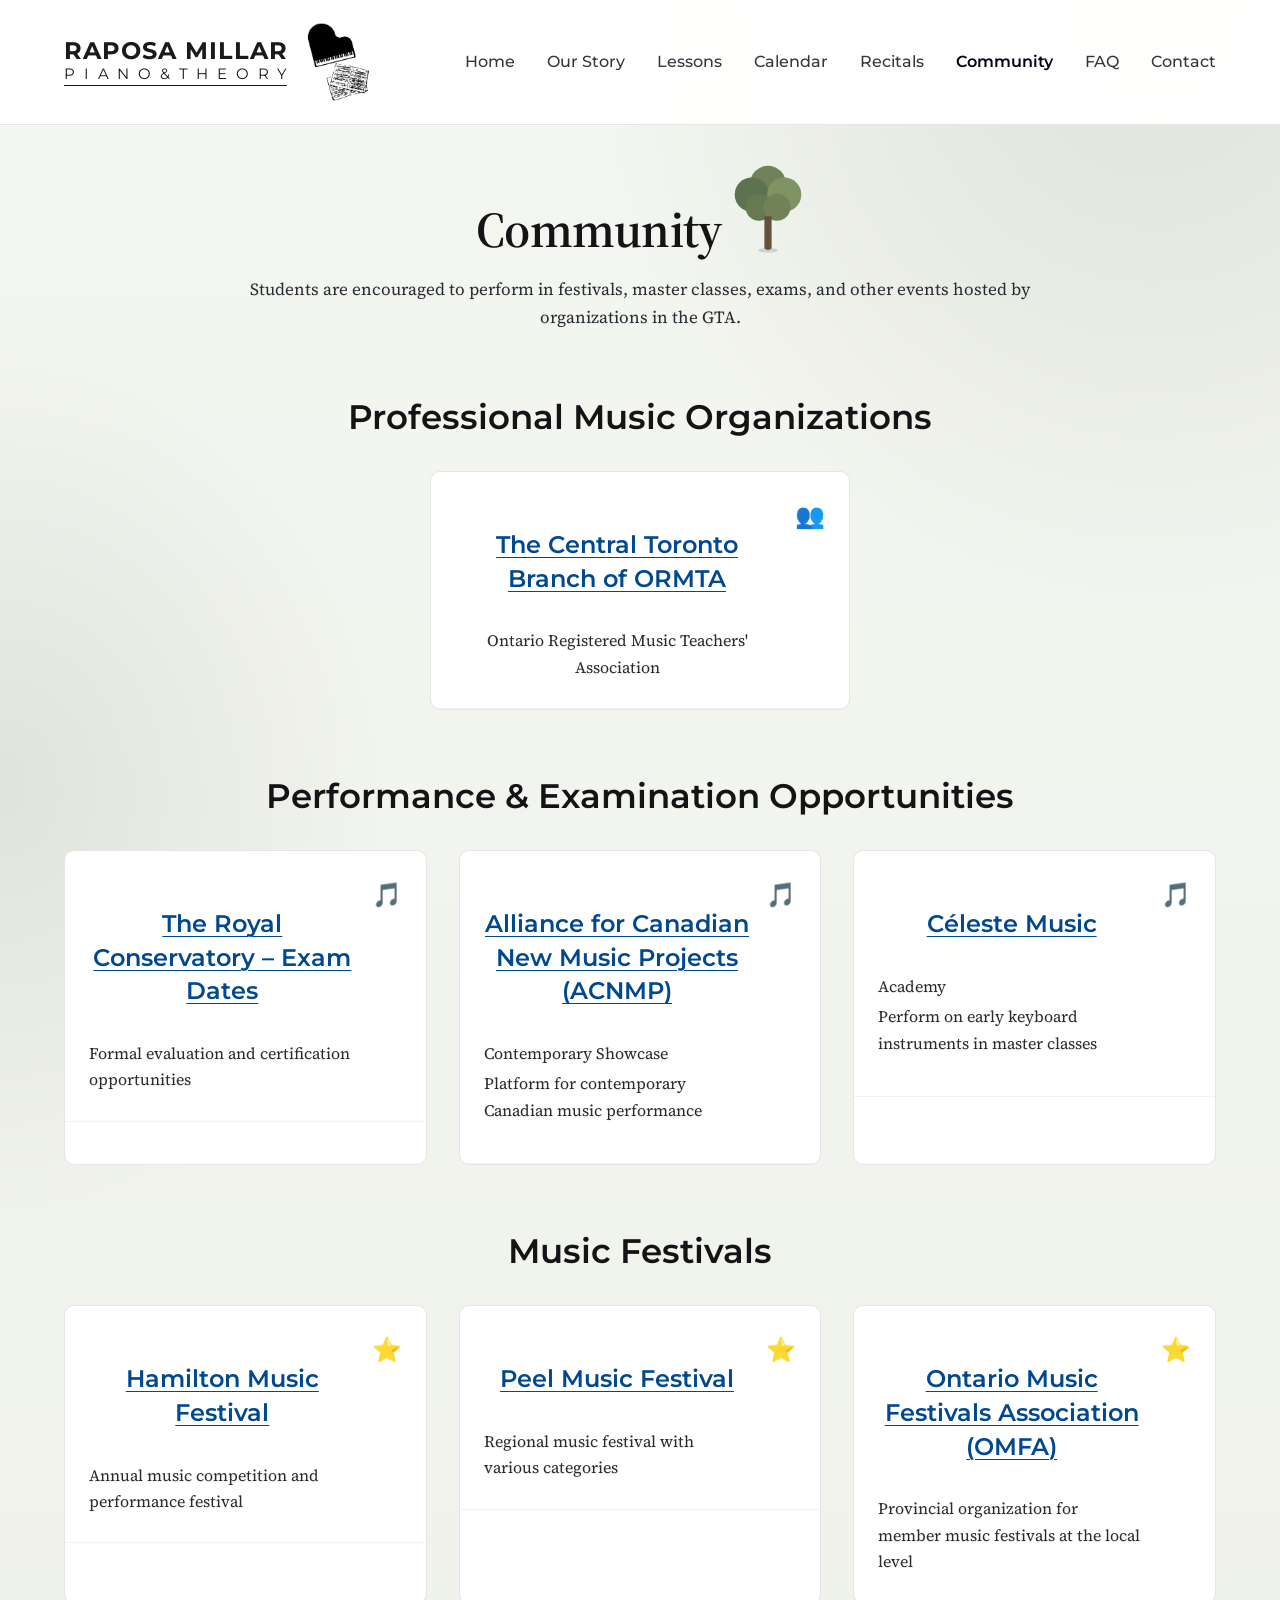
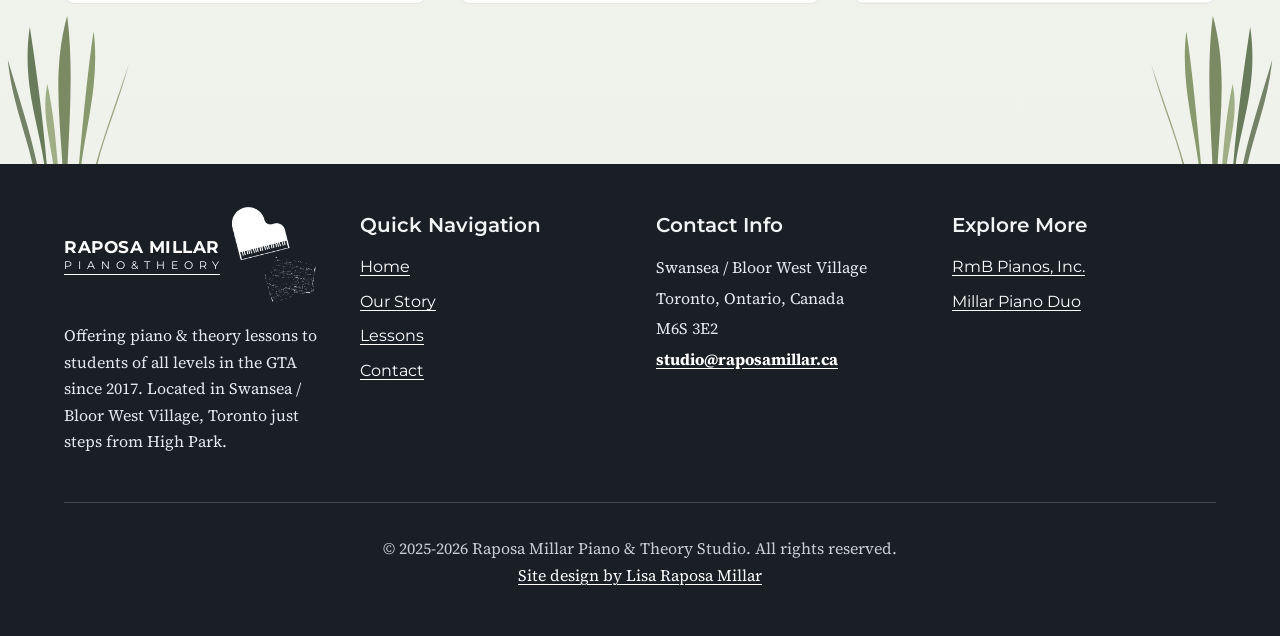
<file: community/index.html>
<!DOCTYPE html>
<html lang="en">
<head>
    <meta charset="UTF-8">
    <meta name="viewport" content="width=device-width, initial-scale=1.0">

    <!-- Favicon & App Icons -->
    <link rel="icon" type="image/png" href="/favicon-96x96.png" sizes="96x96" />
    <link rel="icon" type="image/svg+xml" href="/favicon.svg" />
    <link rel="shortcut icon" href="/favicon.ico" />
    <link rel="apple-touch-icon" sizes="180x180" href="/apple-touch-icon.png" />
    <meta name="apple-mobile-web-app-title" content="RMPTS" />
    <link rel="manifest" href="/site.webmanifest" />

    <!-- SEO Basics -->
    <title>Community | Raposa Millar Piano & Theory Studio</title>
    <meta name="description" content="Festivals, exams, and community music organizations connected to Raposa Millar Piano & Theory Studio." />
    <meta name="keywords" content="piano lessons Toronto, music theory, piano studio, collaborative piano, Raposa Millar, music education" />
    <meta name="author" content="Raposa Millar Piano & Theory Studio" />
    <link rel="canonical" href="https://raposamillar.ca/community/" />

    <!-- Open Graph / Facebook -->
    <meta property="og:type" content="website" />
    <meta property="og:url" content="https://raposamillar.ca/community/" />
    <meta property="og:title" content="Community | Raposa Millar Piano & Theory Studio" />
    <meta property="og:description" content="Explore festivals, exams, and professional music organizations in the GTA." />
    <meta property="og:image" content="https://raposamillar.ca/assets/images/og-image.jpg?v=5" />

    <!-- Twitter -->
    <meta name="twitter:card" content="summary_large_image" />
    <meta name="twitter:url" content="https://raposamillar.ca/community/" />
    <meta name="twitter:title" content="Community | Raposa Millar Piano & Theory Studio" />
    <meta name="twitter:description" content="Explore festivals, exams, and professional music organizations in the GTA." />
    <meta name="twitter:image" content="https://raposamillar.ca/assets/images/og-image.jpg?v=5" />

    <!-- Styles & Fonts -->
    <link rel="stylesheet" href="/styles.css?v=2.77">
    <link rel="preconnect" href="https://fonts.googleapis.com">
    <link rel="preconnect" href="https://fonts.gstatic.com" crossorigin>
    <link href="https://fonts.googleapis.com/css2?family=Montserrat:wght@400;500;600;700&family=Source+Serif+4:ital,wght@0,400;0,600;1,400&display=swap" rel="stylesheet">
</head>
<body class="page-community">
        <a class="skip-link" href="#main-content">Skip to main content</a>
<!-- Fixed Navigation -->
    <header>
    <nav class="navbar" aria-label="Primary">
        <div class="nav-container">
            <a href="/" class="nav-brand">
                <span class="nav-logo-wordmark">
                <span class="nav-logo-name">Raposa Millar</span>
                <span class="nav-logo-tagline">
                    <span class="visually-hidden">Piano &amp; Theory</span>
                    <span class="nav-logo-track" aria-hidden="true"><span>P</span><span>I</span><span>A</span><span>N</span><span>O</span><span>&amp;</span><span>T</span><span>H</span><span>E</span><span>O</span><span>R</span><span>Y</span></span>
                </span>
            </span>
                <span class="nav-logo-mark-wrap" aria-hidden="true">
                    <img src="/assets/brand/logo-mark-black-nav.png?v=1" alt="" class="nav-logo-mark nav-logo-mark-black" width="393" height="493" decoding="async">
                    <img src="/assets/brand/logo-mark-blue-nav.png?v=1" alt="" class="nav-logo-mark nav-logo-mark-blue" width="393" height="493" decoding="async">
                </span>
            </a>
            <div class="nav-menu" id="navMenu">
                <a href="/" class="nav-link">Home</a>
                <a href="/our-story/" class="nav-link">Our Story</a>
                <a href="/lessons/" class="nav-link">Lessons</a>
                <a href="/calendar/" class="nav-link">Calendar</a>
                <a href="/recitals/" class="nav-link">Recitals</a>
                <a href="/community/" class="nav-link active" aria-current="page">Community</a>
                <a href="/faq/" class="nav-link">FAQ</a>
                <a href="/contact/" class="nav-link">Contact</a>
            </div>
            <button type="button" class="hamburger" id="hamburger" aria-label="Open menu" aria-expanded="false" aria-controls="navMenu">
                <span aria-hidden="true"></span>
                <span aria-hidden="true"></span>
                <span aria-hidden="true"></span>
            </button>
        </div>
    </nav>
    </header>

<main id="main-content" tabindex="-1">
<section id="community" class="community-section">
        <div class="community-grass" aria-hidden="true">
            <svg class="community-grass-cluster community-grass-cluster--left community-grass-cluster--bottom" viewBox="0 0 160 150" xmlns="http://www.w3.org/2000/svg" focusable="false">
                <g class="grass-blade grass-blade--3"><path d="M52 150 C48 110 30 72 38 18 C44 58 50 100 54 150 Z" fill="#566c48"/></g>
                <g class="grass-blade grass-blade--1"><path d="M68 150 C66 105 58 58 72 8 C78 55 74 105 72 150 Z" fill="#6b7c51"/></g>
                <g class="grass-blade grass-blade--5"><path d="M84 150 C88 112 102 68 96 22 C90 62 86 108 82 150 Z" fill="#7a8f5c"/></g>
                <g class="grass-blade grass-blade--2"><path d="M42 150 C36 118 22 88 18 48 C28 82 40 118 46 150 Z" fill="#4a5c3c" opacity="0.85"/></g>
                <g class="grass-blade grass-blade--4"><path d="M98 150 C104 120 118 90 128 52 C116 88 104 120 96 150 Z" fill="#6b7c51" opacity="0.75"/></g>
                <g class="grass-blade grass-blade--6"><path d="M60 150 C58 125 48 98 54 70 C60 98 62 125 64 150 Z" fill="#8a9d6a" opacity="0.9"/></g>
            </svg>
            <svg class="community-grass-cluster community-grass-cluster--right community-grass-cluster--bottom" viewBox="0 0 160 150" xmlns="http://www.w3.org/2000/svg" focusable="false">
                <g class="grass-blade grass-blade--3"><path d="M108 150 C112 110 130 72 122 18 C116 58 110 100 106 150 Z" fill="#566c48"/></g>
                <g class="grass-blade grass-blade--1"><path d="M92 150 C94 105 102 58 88 8 C82 55 86 105 88 150 Z" fill="#6b7c51"/></g>
                <g class="grass-blade grass-blade--5"><path d="M76 150 C72 112 58 68 64 22 C70 62 74 108 78 150 Z" fill="#7a8f5c"/></g>
                <g class="grass-blade grass-blade--2"><path d="M118 150 C124 118 138 88 142 48 C132 82 120 118 114 150 Z" fill="#4a5c3c" opacity="0.85"/></g>
                <g class="grass-blade grass-blade--4"><path d="M62 150 C56 120 42 90 32 52 C44 88 56 120 64 150 Z" fill="#6b7c51" opacity="0.75"/></g>
                <g class="grass-blade grass-blade--6"><path d="M100 150 C102 125 112 98 106 70 C100 98 98 125 96 150 Z" fill="#8a9d6a" opacity="0.9"/></g>
            </svg>
        </div>
        <div class="container">
            <div class="community-heading">
                <h1>Community</h1>
                <svg class="community-tree" viewBox="0 0 80 100" xmlns="http://www.w3.org/2000/svg" aria-hidden="true" focusable="false">
                    <ellipse cx="40" cy="96" rx="11" ry="2.5" fill="#3f5134" opacity="0.2"/>
                    <circle cx="40" cy="36" r="26" fill="#4a5c3c"/>
                    <circle cx="40" cy="22" r="20" fill="#6b7c51"/>
                    <circle cx="22" cy="34" r="19" fill="#566c48"/>
                    <circle cx="58" cy="34" r="19" fill="#7a8f5c"/>
                    <circle cx="30" cy="48" r="15" fill="#5f7349"/>
                    <circle cx="50" cy="48" r="15" fill="#6b7c51"/>
                    <path d="M36 58 L36 94 Q40 97 44 94 L44 58 Z" fill="#5c4a32"/>
                </svg>
            </div>
            
            <div class="community-intro">
                <p>
                    Students are encouraged to perform in festivals, master classes, exams, and other events hosted by organizations in the GTA.
                </p>
            </div>

            <!-- Organizations -->
            <div class="community-section-block">
                <h2>Professional Music Organizations</h2>
                <div class="organizations-grid">
                    <div class="card organization-card">
                        <div class="card-header">
                            <div class="organization-header">
                                <div>
                                    <h3><a href="https://www.ormtactb.com/">The Central Toronto Branch of ORMTA<span class="visually-hidden"> (opens external site)</span></a></h3>
                                    <p class="organization-subtitle">Ontario Registered Music Teachers' Association</p>
                                </div>
                                <div class="organization-icon" aria-hidden="true">👥</div>
                            </div>
                        </div>
                    </div>
                </div>
            </div>

            <!-- Performance Opportunities -->
            <div class="community-section-block">
                <h2>Performance & Examination Opportunities</h2>
                <div class="opportunities-grid">
                    <div class="card opportunity-card">
                        <div class="card-header">
                            <div class="opportunity-header">
                                <div>
                                    <h3><a href="https://www.rcmusic.com/learning/examinations/examination-resources-for-students/examination-dates">The Royal Conservatory – Exam Dates<span class="visually-hidden"> (opens external site)</span></a></h3>
                                    <p class="opportunity-subtitle">Formal evaluation and certification opportunities</p>
                                </div>
                                <div class="opportunity-icon" aria-hidden="true">🎵</div>
                            </div>
                        </div>
                    </div>

                    <div class="card opportunity-card">
                        <div class="card-header">
                            <div class="opportunity-header">
                                <div>
                                    <h3><a href="https://acnmp.ca/">Alliance for Canadian New Music Projects (ACNMP)<span class="visually-hidden"> (opens external site)</span></a></h3>
                                    <p class="opportunity-subtitle">Contemporary Showcase</p>
                                    <p class="opportunity-description">Platform for contemporary Canadian music performance</p>
                                </div>
                                <div class="opportunity-icon" aria-hidden="true">🎵</div>
                            </div>
                        </div>
                    </div>

                    <div class="card opportunity-card">
                        <div class="card-header">
                            <div class="opportunity-header">
                                <div>
                                    <h3><a href="https://www.celestemusic.org/">Céleste Music<span class="visually-hidden"> (opens external site)</span></a></h3>
                                    <p class="opportunity-subtitle">Academy</p>
                                    <p class="opportunity-description">Perform on early keyboard instruments in master classes</p>
                                </div>
                                <div class="opportunity-icon" aria-hidden="true">🎵</div>
                            </div>
                        </div>
                    </div>
                </div>
            </div>

            <!-- Music Festivals -->
            <div class="community-section-block">
                <h2>Music Festivals</h2>
                <div class="festivals-grid">
                    <div class="card festival-card">
                        <div class="card-header">
                            <div class="festival-header">
                                <div>
                                    <h3><a href="https://hamiltonmusicfestival.ca/">Hamilton Music Festival<span class="visually-hidden"> (opens external site)</span></a></h3>
                                    <p class="festival-subtitle">Annual music competition and performance festival</p>
                                </div>
                                <div class="festival-icon" aria-hidden="true">⭐</div>
                            </div>
                        </div>
                    </div>

                    <div class="card festival-card">
                        <div class="card-header">
                            <div class="festival-header">
                                <div>
                                    <h3><a href="https://www.peelmusicfestival.ca/">Peel Music Festival<span class="visually-hidden"> (opens external site)</span></a></h3>
                                    <p class="festival-subtitle">Regional music festival with various categories</p>
                                </div>
                                <div class="festival-icon" aria-hidden="true">⭐</div>
                            </div>
                        </div>
                    </div>

                    <div class="card festival-card">
                        <div class="card-header">
                            <div class="festival-header">
                                <div>
                                    <h3><a href="https://omfa.ca/">Ontario Music Festivals Association (OMFA)<span class="visually-hidden"> (opens external site)</span></a></h3>
                                    <p class="festival-subtitle">Provincial organization for member music festivals at the local level</p>
                                </div>
                                <div class="festival-icon" aria-hidden="true">⭐</div>
                            </div>
                        </div>
                    </div>
                </div>
            </div>
        </div>
    </section>

    <!-- FAQ Section -->
    </main>



    <!-- Footer -->
    <footer class="footer">
        <div class="container">
            <div class="footer-grid">
                <div class="footer-section">
                    <p class="footer-brand">
                        <span class="footer-logo-wordmark">
                        <span class="footer-logo-name">Raposa Millar</span>
                        <span class="footer-logo-tagline">
                            <span class="visually-hidden">Piano &amp; Theory</span>
                            <span class="footer-logo-track" aria-hidden="true"><span>P</span><span>I</span><span>A</span><span>N</span><span>O</span><span>&amp;</span><span>T</span><span>H</span><span>E</span><span>O</span><span>R</span><span>Y</span></span>
                        </span>
                    </span>
                        <img src="/assets/brand/logo-mark-white-h.png" alt="" class="footer-logo-mark" width="143" height="163" loading="lazy" decoding="async" aria-hidden="true">
                    </p>
                    <p>
                        Offering piano & theory lessons to students of all levels in the GTA since 2017. Located in Swansea / Bloor West Village, Toronto just steps from High Park.
                    </p>
                </div>
                
                <div class="footer-section">
                    <h2 class="footer-heading">Quick Navigation</h2>
                    <div class="footer-links">
                        <a href="/">Home</a>
                        <a href="/our-story/">Our Story</a>
                        <a href="/lessons/">Lessons</a>
                        <a href="/contact/">Contact</a>
                    </div>
                </div>
                
                <div class="footer-section">
                    <h2 class="footer-heading">Contact Info</h2>
                    <div class="footer-contact">
                        <div>Swansea / Bloor West Village</div>
                        <div>Toronto, Ontario, Canada</div>
                        <div>M6S 3E2</div>
                        <div><a href="mailto:studio@raposamillar.ca"><strong>studio@raposamillar.ca</strong></a></div>
                    </div>
                </div>

                <div class="footer-section">
                    <h2 class="footer-heading">Explore More</h2>
                    <div class="footer-links">
                        <a href="https://rmbpianos.com">RmB Pianos, Inc.<span class="visually-hidden"> (opens external site)</span></a>
                        <a href="https://vimeo.com/millarpianoduo">Millar Piano Duo<span class="visually-hidden"> (opens external site)</span></a>
                    </div>
                </div>
            </div>
            
            <div class="footer-bottom">
                <p>&copy; 2025-2026 Raposa Millar Piano & Theory Studio. All rights reserved.<br><a href="https://ca.linkedin.com/in/lisa-raposa-millar">Site design by Lisa Raposa Millar<span class="visually-hidden"> (opens external site)</span></a></p>
            </div>
        </div>
    </footer>

    <button type="button" id="backToTop" aria-label="Back to top">&#x25B2;</button>

    <script src="/scripts.js"></script>
</body>
</html>
</file>
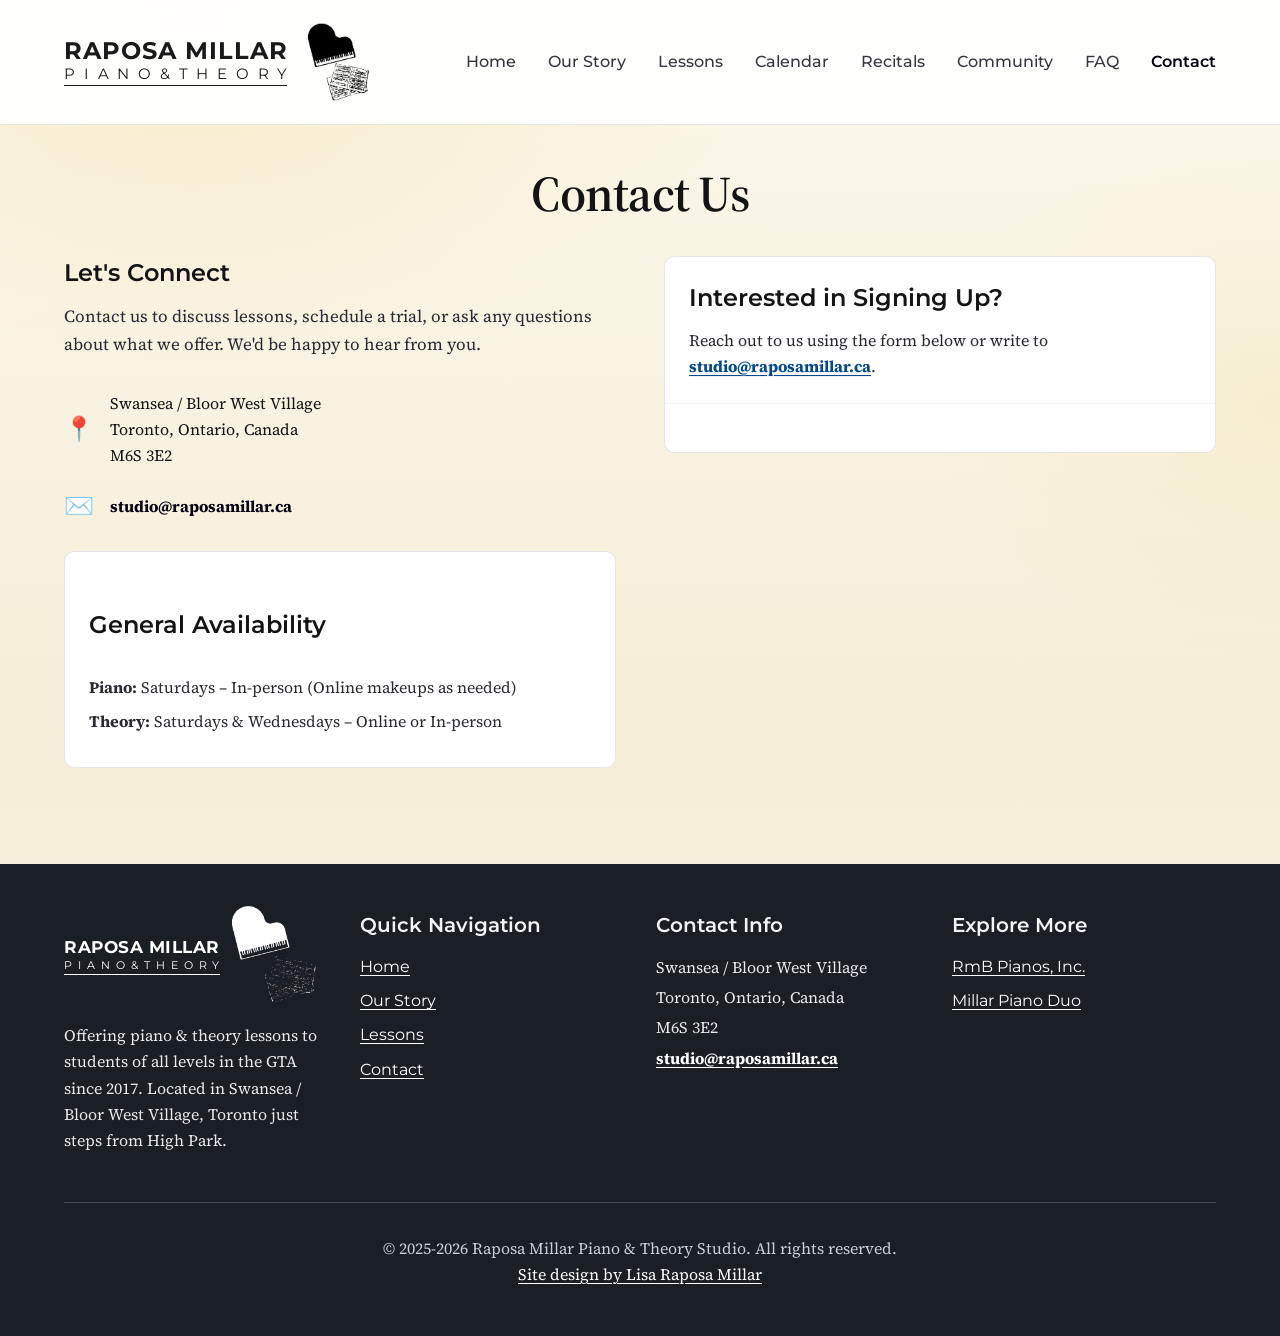
<file: contact/index.html>
<!DOCTYPE html>
<html lang="en">
<head>
    <meta charset="UTF-8">
    <meta name="viewport" content="width=device-width, initial-scale=1.0">

    <!-- Favicon & App Icons -->
    <link rel="icon" type="image/png" href="/favicon-96x96.png" sizes="96x96" />
    <link rel="icon" type="image/svg+xml" href="/favicon.svg" />
    <link rel="shortcut icon" href="/favicon.ico" />
    <link rel="apple-touch-icon" sizes="180x180" href="/apple-touch-icon.png" />
    <meta name="apple-mobile-web-app-title" content="RMPTS" />
    <link rel="manifest" href="/site.webmanifest" />

    <!-- SEO Basics -->
    <title>Contact | Raposa Millar Piano & Theory Studio</title>
    <meta name="description" content="Contact Raposa Millar Piano & Theory Studio in Swansea / Bloor West Village, Toronto to inquire about piano or theory lessons." />
    <meta name="keywords" content="piano lessons Toronto, music theory, piano studio, collaborative piano, Raposa Millar, music education" />
    <meta name="author" content="Raposa Millar Piano & Theory Studio" />
    <link rel="canonical" href="https://raposamillar.ca/contact/" />

    <!-- Open Graph / Facebook -->
    <meta property="og:type" content="website" />
    <meta property="og:url" content="https://raposamillar.ca/contact/" />
    <meta property="og:title" content="Contact | Raposa Millar Piano & Theory Studio" />
    <meta property="og:description" content="Get in touch to discuss piano or theory lessons in Toronto." />
    <meta property="og:image" content="https://raposamillar.ca/assets/images/og-image.jpg?v=5" />

    <!-- Twitter -->
    <meta name="twitter:card" content="summary_large_image" />
    <meta name="twitter:url" content="https://raposamillar.ca/contact/" />
    <meta name="twitter:title" content="Contact | Raposa Millar Piano & Theory Studio" />
    <meta name="twitter:description" content="Get in touch to discuss piano or theory lessons in Toronto." />
    <meta name="twitter:image" content="https://raposamillar.ca/assets/images/og-image.jpg?v=5" />

    <!-- Styles & Fonts -->
    <link rel="stylesheet" href="/styles.css?v=2.77">
    <link rel="preconnect" href="https://fonts.googleapis.com">
    <link rel="preconnect" href="https://fonts.gstatic.com" crossorigin>
    <link href="https://fonts.googleapis.com/css2?family=Montserrat:wght@400;500;600;700&family=Source+Serif+4:ital,wght@0,400;0,600;1,400&display=swap" rel="stylesheet">
</head>
<body class="page-contact">
        <a class="skip-link" href="#main-content">Skip to main content</a>
<!-- Fixed Navigation -->
    <header>
    <nav class="navbar" aria-label="Primary">
        <div class="nav-container">
            <a href="/" class="nav-brand">
                <span class="nav-logo-wordmark">
                <span class="nav-logo-name">Raposa Millar</span>
                <span class="nav-logo-tagline">
                    <span class="visually-hidden">Piano &amp; Theory</span>
                    <span class="nav-logo-track" aria-hidden="true"><span>P</span><span>I</span><span>A</span><span>N</span><span>O</span><span>&amp;</span><span>T</span><span>H</span><span>E</span><span>O</span><span>R</span><span>Y</span></span>
                </span>
            </span>
                <span class="nav-logo-mark-wrap" aria-hidden="true">
                    <img src="/assets/brand/logo-mark-black-nav.png?v=1" alt="" class="nav-logo-mark nav-logo-mark-black" width="393" height="493" decoding="async">
                    <img src="/assets/brand/logo-mark-blue-nav.png?v=1" alt="" class="nav-logo-mark nav-logo-mark-blue" width="393" height="493" decoding="async">
                </span>
            </a>
            <div class="nav-menu" id="navMenu">
                <a href="/" class="nav-link">Home</a>
                <a href="/our-story/" class="nav-link">Our Story</a>
                <a href="/lessons/" class="nav-link">Lessons</a>
                <a href="/calendar/" class="nav-link">Calendar</a>
                <a href="/recitals/" class="nav-link">Recitals</a>
                <a href="/community/" class="nav-link">Community</a>
                <a href="/faq/" class="nav-link">FAQ</a>
                <a href="/contact/" class="nav-link active" aria-current="page">Contact</a>
            </div>
            <button type="button" class="hamburger" id="hamburger" aria-label="Open menu" aria-expanded="false" aria-controls="navMenu">
                <span aria-hidden="true"></span>
                <span aria-hidden="true"></span>
                <span aria-hidden="true"></span>
            </button>
        </div>
    </nav>
    </header>

<main id="main-content" tabindex="-1">
<section id="contact" class="contact-section">
        <div class="container">
            <h1>Contact Us</h1>
            
            <div class="contact-grid">
                <div class="contact-info">
                    <h2>Let's Connect</h2>
                    <p>
                        Contact us to discuss lessons, 
                        schedule a trial, or ask any questions about what we offer. We'd be happy 
                        to hear from you.
                    </p>
                    
                    <div class="contact-details">
                        <div class="contact-item">
                            <div class="contact-icon" aria-hidden="true">📍</div>
                            <div>
                                <div>Swansea / Bloor West Village</div>
                                <div>Toronto, Ontario, Canada</div>
                                <div>M6S 3E2</div>
                            </div>
                        </div>
                        
                        <div class="contact-item">
                            <div class="contact-icon" aria-hidden="true">✉️</div>
                            <a href="mailto:studio@raposamillar.ca"><strong>studio@raposamillar.ca</strong></a>
                        </div>
                    </div>

                    <div class="lesson-formats">
                        <h3>General Availability</h3>
                        <div class="format-info">
                            <div><strong>Piano:</strong> Saturdays – In-person (Online makeups as needed)</div>
                            <div><strong>Theory:</strong> Saturdays & Wednesdays – Online or In-person</div>
                        </div>
                    </div>
                </div>

                <div class="contact-form-container">
                    <div class="card contact-form-card">
                        <div class="card-header">
                            <h2 id="inquiry-form-heading">Interested in Signing Up?</h2>
                            <p id="inquiry-form-desc">
                                Reach out to us using the form below or write to
                                <a href="mailto:studio@raposamillar.ca"><strong>studio@raposamillar.ca</strong></a>.
                            </p>
                        </div>
                        <div
                            class="card-content contact-widget"
                            id="mymusicstaff-widget"
                            role="region"
                            aria-labelledby="inquiry-form-heading"
                            aria-describedby="inquiry-form-desc"
                            data-provider="mymusicstaff"
                        >
                            <script src="https://app.mymusicstaff.com/Widget/v4/Widget.ashx?settings=eyJTY2hvb2xJRCI6InNjaF9WcGdKTCIsIldlYnNpdGVJRCI6Indic182NUptIiwiV2Vic2l0ZUJsb2NrSUQiOiJ3YmJfY1M0SmsifQ=="></script>
                            <noscript>
                                <p>
                                    JavaScript is required for the embedded inquiry form.
                                    Please email
                                    <a href="mailto:studio@raposamillar.ca"><strong>studio@raposamillar.ca</strong></a>
                                    instead.
                                </p>
                            </noscript>
                        </div>
                    </div>
                </div>
            </div>
        </div>
    </section>
    </main>



    <!-- Footer -->
    <footer class="footer">
        <div class="container">
            <div class="footer-grid">
                <div class="footer-section">
                    <p class="footer-brand">
                        <span class="footer-logo-wordmark">
                        <span class="footer-logo-name">Raposa Millar</span>
                        <span class="footer-logo-tagline">
                            <span class="visually-hidden">Piano &amp; Theory</span>
                            <span class="footer-logo-track" aria-hidden="true"><span>P</span><span>I</span><span>A</span><span>N</span><span>O</span><span>&amp;</span><span>T</span><span>H</span><span>E</span><span>O</span><span>R</span><span>Y</span></span>
                        </span>
                    </span>
                        <img src="/assets/brand/logo-mark-white-h.png" alt="" class="footer-logo-mark" width="143" height="163" loading="lazy" decoding="async" aria-hidden="true">
                    </p>
                    <p>
                        Offering piano & theory lessons to students of all levels in the GTA since 2017. Located in Swansea / Bloor West Village, Toronto just steps from High Park.
                    </p>
                </div>
                
                <div class="footer-section">
                    <h2 class="footer-heading">Quick Navigation</h2>
                    <div class="footer-links">
                        <a href="/">Home</a>
                        <a href="/our-story/">Our Story</a>
                        <a href="/lessons/">Lessons</a>
                        <a href="/contact/">Contact</a>
                    </div>
                </div>
                
                <div class="footer-section">
                    <h2 class="footer-heading">Contact Info</h2>
                    <div class="footer-contact">
                        <div>Swansea / Bloor West Village</div>
                        <div>Toronto, Ontario, Canada</div>
                        <div>M6S 3E2</div>
                        <div><a href="mailto:studio@raposamillar.ca"><strong>studio@raposamillar.ca</strong></a></div>
                    </div>
                </div>

                <div class="footer-section">
                    <h2 class="footer-heading">Explore More</h2>
                    <div class="footer-links">
                        <a href="https://rmbpianos.com">RmB Pianos, Inc.<span class="visually-hidden"> (opens external site)</span></a>
                        <a href="https://vimeo.com/millarpianoduo">Millar Piano Duo<span class="visually-hidden"> (opens external site)</span></a>
                    </div>
                </div>
            </div>
            
            <div class="footer-bottom">
                <p>&copy; 2025-2026 Raposa Millar Piano & Theory Studio. All rights reserved.<br><a href="https://ca.linkedin.com/in/lisa-raposa-millar">Site design by Lisa Raposa Millar<span class="visually-hidden"> (opens external site)</span></a></p>
            </div>
        </div>
    </footer>

    <button type="button" id="backToTop" aria-label="Back to top">&#x25B2;</button>

    <script src="/scripts.js"></script>
</body>
</html>
</file>
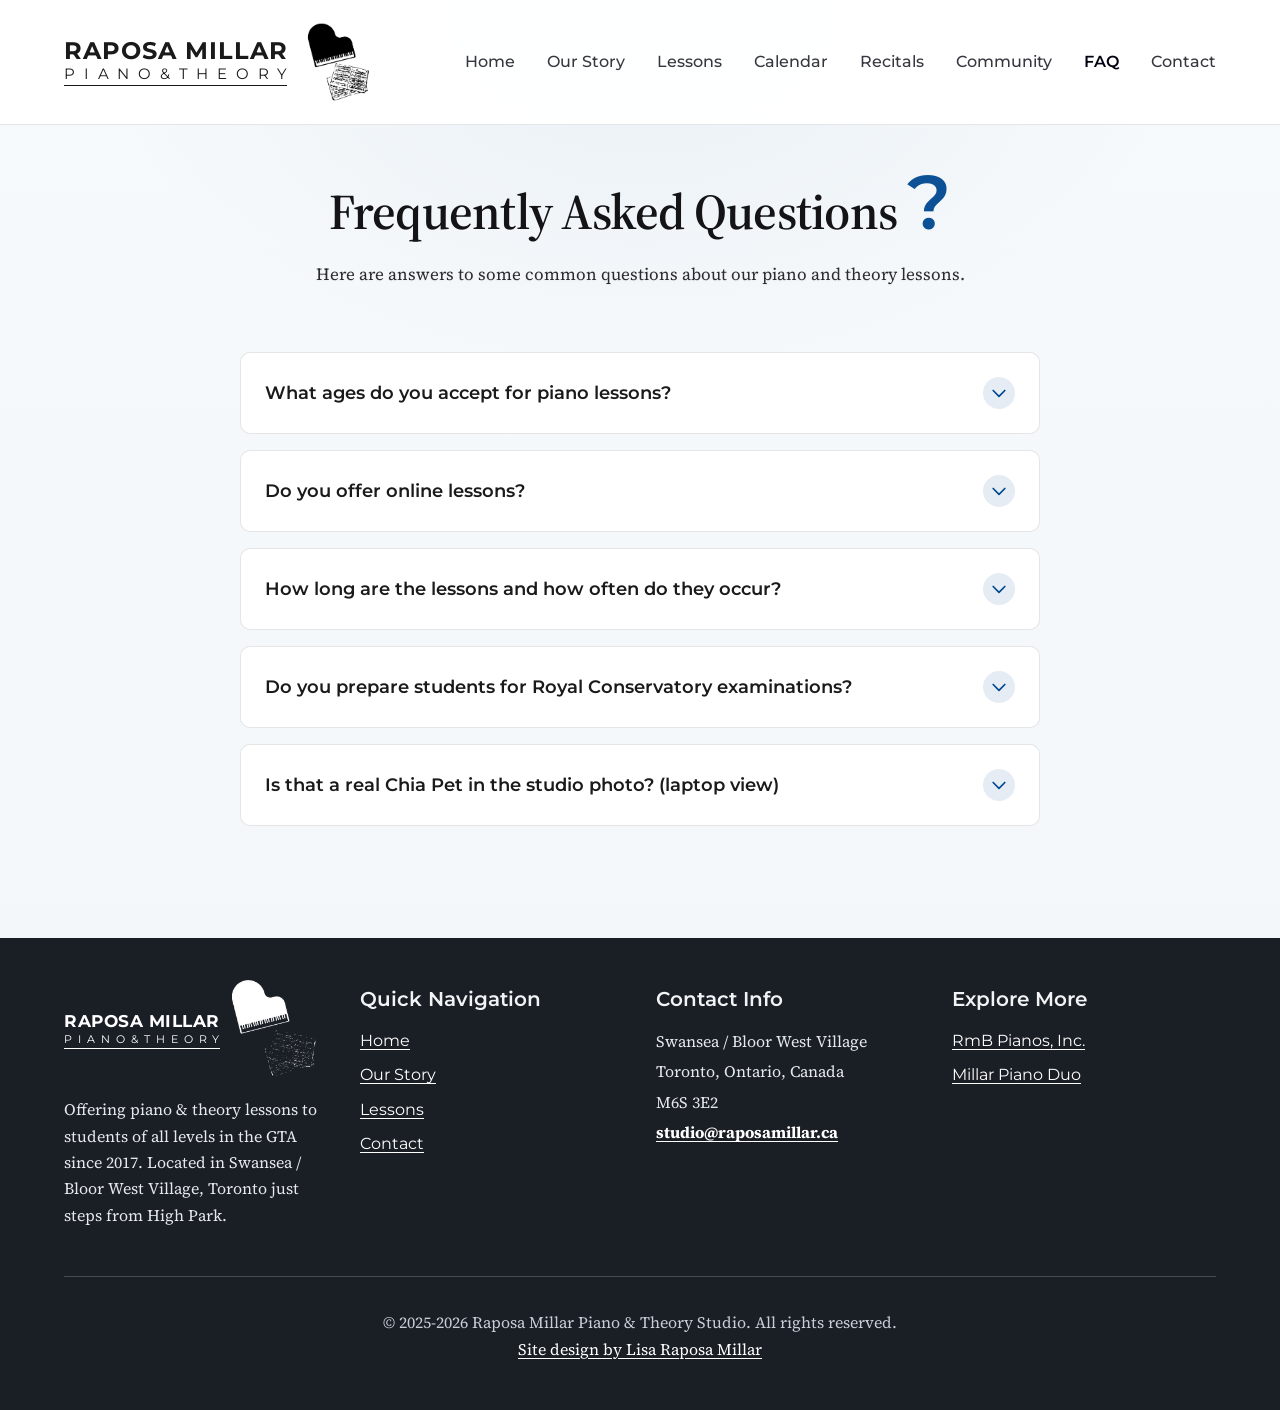
<file: faq/index.html>
<!DOCTYPE html>
<html lang="en">
<head>
    <meta charset="UTF-8">
    <meta name="viewport" content="width=device-width, initial-scale=1.0">

    <!-- Favicon & App Icons -->
    <link rel="icon" type="image/png" href="/favicon-96x96.png" sizes="96x96" />
    <link rel="icon" type="image/svg+xml" href="/favicon.svg" />
    <link rel="shortcut icon" href="/favicon.ico" />
    <link rel="apple-touch-icon" sizes="180x180" href="/apple-touch-icon.png" />
    <meta name="apple-mobile-web-app-title" content="RMPTS" />
    <link rel="manifest" href="/site.webmanifest" />

    <!-- SEO Basics -->
    <title>FAQ | Raposa Millar Piano & Theory Studio</title>
    <meta name="description" content="Frequently asked questions about piano and theory lessons at Raposa Millar Piano & Theory Studio." />
    <meta name="keywords" content="piano lessons Toronto, music theory, piano studio, collaborative piano, Raposa Millar, music education" />
    <meta name="author" content="Raposa Millar Piano & Theory Studio" />
    <link rel="canonical" href="https://raposamillar.ca/faq/" />

    <!-- Open Graph / Facebook -->
    <meta property="og:type" content="website" />
    <meta property="og:url" content="https://raposamillar.ca/faq/" />
    <meta property="og:title" content="FAQ | Raposa Millar Piano & Theory Studio" />
    <meta property="og:description" content="Answers to common questions about lessons, scheduling, and studio policies." />
    <meta property="og:image" content="https://raposamillar.ca/assets/images/og-image.jpg?v=5" />

    <!-- Twitter -->
    <meta name="twitter:card" content="summary_large_image" />
    <meta name="twitter:url" content="https://raposamillar.ca/faq/" />
    <meta name="twitter:title" content="FAQ | Raposa Millar Piano & Theory Studio" />
    <meta name="twitter:description" content="Answers to common questions about lessons, scheduling, and studio policies." />
    <meta name="twitter:image" content="https://raposamillar.ca/assets/images/og-image.jpg?v=5" />

    <!-- Styles & Fonts -->
    <link rel="stylesheet" href="/styles.css?v=2.77">
    <link rel="preconnect" href="https://fonts.googleapis.com">
    <link rel="preconnect" href="https://fonts.gstatic.com" crossorigin>
    <link href="https://fonts.googleapis.com/css2?family=Montserrat:wght@400;500;600;700&family=Source+Serif+4:ital,wght@0,400;0,600;1,400&display=swap" rel="stylesheet">
</head>
<body class="page-faq">
        <a class="skip-link" href="#main-content">Skip to main content</a>
<!-- Fixed Navigation -->
    <header>
    <nav class="navbar" aria-label="Primary">
        <div class="nav-container">
            <a href="/" class="nav-brand">
                <span class="nav-logo-wordmark">
                <span class="nav-logo-name">Raposa Millar</span>
                <span class="nav-logo-tagline">
                    <span class="visually-hidden">Piano &amp; Theory</span>
                    <span class="nav-logo-track" aria-hidden="true"><span>P</span><span>I</span><span>A</span><span>N</span><span>O</span><span>&amp;</span><span>T</span><span>H</span><span>E</span><span>O</span><span>R</span><span>Y</span></span>
                </span>
            </span>
                <span class="nav-logo-mark-wrap" aria-hidden="true">
                    <img src="/assets/brand/logo-mark-black-nav.png?v=1" alt="" class="nav-logo-mark nav-logo-mark-black" width="393" height="493" decoding="async">
                    <img src="/assets/brand/logo-mark-blue-nav.png?v=1" alt="" class="nav-logo-mark nav-logo-mark-blue" width="393" height="493" decoding="async">
                </span>
            </a>
            <div class="nav-menu" id="navMenu">
                <a href="/" class="nav-link">Home</a>
                <a href="/our-story/" class="nav-link">Our Story</a>
                <a href="/lessons/" class="nav-link">Lessons</a>
                <a href="/calendar/" class="nav-link">Calendar</a>
                <a href="/recitals/" class="nav-link">Recitals</a>
                <a href="/community/" class="nav-link">Community</a>
                <a href="/faq/" class="nav-link active" aria-current="page">FAQ</a>
                <a href="/contact/" class="nav-link">Contact</a>
            </div>
            <button type="button" class="hamburger" id="hamburger" aria-label="Open menu" aria-expanded="false" aria-controls="navMenu">
                <span aria-hidden="true"></span>
                <span aria-hidden="true"></span>
                <span aria-hidden="true"></span>
            </button>
        </div>
    </nav>
    </header>

<main id="main-content" tabindex="-1">
<section id="faq" class="faq-section">
        <div class="container">
            <div class="faq-heading">
                <h1>Frequently Asked Questions</h1>
                <span class="faq-mark" aria-hidden="true">?</span>
            </div>
            
            <div class="faq-intro">
                <p>
                    Here are answers to some common questions about our piano and theory lessons. 
                    <!-- If you don't see your question answered here, feel free to contact us directly. -->
                </p>
            </div>

            <div class="faq-accordion">
                <div class="faq-item">
                    <button type="button" class="faq-question" data-faq="1" aria-expanded="false" aria-controls="faq-answer-1" id="faq-question-1">
                        <span class="faq-question-text">What ages do you accept for piano lessons?</span>
                        <span class="faq-icon" aria-hidden="true">
                            <svg class="faq-chevron" fill="none" stroke="currentColor" viewBox="0 0 24 24" focusable="false">
                                <path stroke-linecap="round" stroke-linejoin="round" stroke-width="2" d="M19 9l-7 7-7-7"/>
                            </svg>
                        </span>
                    </button>
                    <div class="faq-answer" id="faq-answer-1" role="region" aria-labelledby="faq-question-1" hidden>
                        <div class="faq-content">
                            <p>We accept piano students starting at age 7 and up. This includes children (7-12), teenagers/high schoolers (13-18), and adults of all ages.</p>
                        </div>
                    </div>
                </div>

                <div class="faq-item">
                    <button type="button" class="faq-question" data-faq="2" aria-expanded="false" aria-controls="faq-answer-2" id="faq-question-2">
                        <span class="faq-question-text">Do you offer online lessons?</span>
                        <span class="faq-icon" aria-hidden="true">
                            <svg class="faq-chevron" fill="none" stroke="currentColor" viewBox="0 0 24 24" focusable="false">
                                <path stroke-linecap="round" stroke-linejoin="round" stroke-width="2" d="M19 9l-7 7-7-7"/>
                            </svg>
                        </span>
                    </button>
                    <div class="faq-answer" id="faq-answer-2" role="region" aria-labelledby="faq-question-2" hidden>
                        <div class="faq-content">
                            <p>Piano lessons are primarily offered in-person, with online makeups available as needed. Theory lessons are available both online and in-person, giving students flexibility in how they learn music theory concepts.</p>
                        </div>
                    </div>
                </div>

                <div class="faq-item">
                    <button type="button" class="faq-question" data-faq="3" aria-expanded="false" aria-controls="faq-answer-3" id="faq-question-3">
                        <span class="faq-question-text">How long are the lessons and how often do they occur?</span>
                        <span class="faq-icon" aria-hidden="true">
                            <svg class="faq-chevron" fill="none" stroke="currentColor" viewBox="0 0 24 24" focusable="false">
                                <path stroke-linecap="round" stroke-linejoin="round" stroke-width="2" d="M19 9l-7 7-7-7"/>
                            </svg>
                        </span>
                    </button>
                    <div class="faq-answer" id="faq-answer-3" role="region" aria-labelledby="faq-question-3" hidden>
                        <div class="faq-content">
                            <p>Piano lessons are 30, 45, 60, or 90 minutes weekly, with longer time blocks available for advanced students. Theory lessons are 30, 45, or 60 minutes weekly. Regular weekly lessons provide the consistency needed for steady musical progress.</p>
                        </div>
                    </div>
                </div>

                <div class="faq-item">
                    <button type="button" class="faq-question" data-faq="4" aria-expanded="false" aria-controls="faq-answer-4" id="faq-question-4">
                        <span class="faq-question-text">Do you prepare students for Royal Conservatory examinations?</span>
                        <span class="faq-icon" aria-hidden="true">
                            <svg class="faq-chevron" fill="none" stroke="currentColor" viewBox="0 0 24 24" focusable="false">
                                <path stroke-linecap="round" stroke-linejoin="round" stroke-width="2" d="M19 9l-7 7-7-7"/>
                            </svg>
                        </span>
                    </button>
                    <div class="faq-answer" id="faq-answer-4" role="region" aria-labelledby="faq-question-4" hidden>
                        <div class="faq-content">
                            <p>Yes! We offer comprehensive preparation for RCM piano and theory examinations, from the beginning through advanced diploma levels (ARCT). Additionally, Gregory Millar is an RCM certified teacher and Member of the College of Examiners. </p>
                        </div>
                    </div>
                </div>

                <div class="faq-item">
                    <button type="button" class="faq-question" data-faq="5" aria-expanded="false" aria-controls="faq-answer-5" id="faq-question-5">
                        <span class="faq-question-text">Is that a real Chia Pet in the studio photo? (laptop view)</span>
                        <span class="faq-icon" aria-hidden="true">
                            <svg class="faq-chevron" fill="none" stroke="currentColor" viewBox="0 0 24 24" focusable="false">
                                <path stroke-linecap="round" stroke-linejoin="round" stroke-width="2" d="M19 9l-7 7-7-7"/>
                            </svg>
                        </span>
                    </button>
                    <div class="faq-answer" id="faq-answer-5" role="region" aria-labelledby="faq-question-5" hidden>
                        <div class="faq-content">
                            <p>Yes, it's a "Ch-ch-ch-chia!" Greg won this Chia Pet Turtle as a prize for the "best chorale harmonization" when he was a student at McGill University. Right now Chia is on vacation but by mid-fall, he'll be sprouting wildly.</p>
                        </div>
                    </div>
                </div>
            </div>
        </div>
    </section>

    <!-- Contact Section -->
    </main>



    <!-- Footer -->
    <footer class="footer">
        <div class="container">
            <div class="footer-grid">
                <div class="footer-section">
                    <p class="footer-brand">
                        <span class="footer-logo-wordmark">
                        <span class="footer-logo-name">Raposa Millar</span>
                        <span class="footer-logo-tagline">
                            <span class="visually-hidden">Piano &amp; Theory</span>
                            <span class="footer-logo-track" aria-hidden="true"><span>P</span><span>I</span><span>A</span><span>N</span><span>O</span><span>&amp;</span><span>T</span><span>H</span><span>E</span><span>O</span><span>R</span><span>Y</span></span>
                        </span>
                    </span>
                        <img src="/assets/brand/logo-mark-white-h.png" alt="" class="footer-logo-mark" width="143" height="163" loading="lazy" decoding="async" aria-hidden="true">
                    </p>
                    <p>
                        Offering piano & theory lessons to students of all levels in the GTA since 2017. Located in Swansea / Bloor West Village, Toronto just steps from High Park.
                    </p>
                </div>
                
                <div class="footer-section">
                    <h2 class="footer-heading">Quick Navigation</h2>
                    <div class="footer-links">
                        <a href="/">Home</a>
                        <a href="/our-story/">Our Story</a>
                        <a href="/lessons/">Lessons</a>
                        <a href="/contact/">Contact</a>
                    </div>
                </div>
                
                <div class="footer-section">
                    <h2 class="footer-heading">Contact Info</h2>
                    <div class="footer-contact">
                        <div>Swansea / Bloor West Village</div>
                        <div>Toronto, Ontario, Canada</div>
                        <div>M6S 3E2</div>
                        <div><a href="mailto:studio@raposamillar.ca"><strong>studio@raposamillar.ca</strong></a></div>
                    </div>
                </div>

                <div class="footer-section">
                    <h2 class="footer-heading">Explore More</h2>
                    <div class="footer-links">
                        <a href="https://rmbpianos.com">RmB Pianos, Inc.<span class="visually-hidden"> (opens external site)</span></a>
                        <a href="https://vimeo.com/millarpianoduo">Millar Piano Duo<span class="visually-hidden"> (opens external site)</span></a>
                    </div>
                </div>
            </div>
            
            <div class="footer-bottom">
                <p>&copy; 2025-2026 Raposa Millar Piano & Theory Studio. All rights reserved.<br><a href="https://ca.linkedin.com/in/lisa-raposa-millar">Site design by Lisa Raposa Millar<span class="visually-hidden"> (opens external site)</span></a></p>
            </div>
        </div>
    </footer>

    <button type="button" id="backToTop" aria-label="Back to top">&#x25B2;</button>

    <script src="/scripts.js"></script>
</body>
</html>
</file>
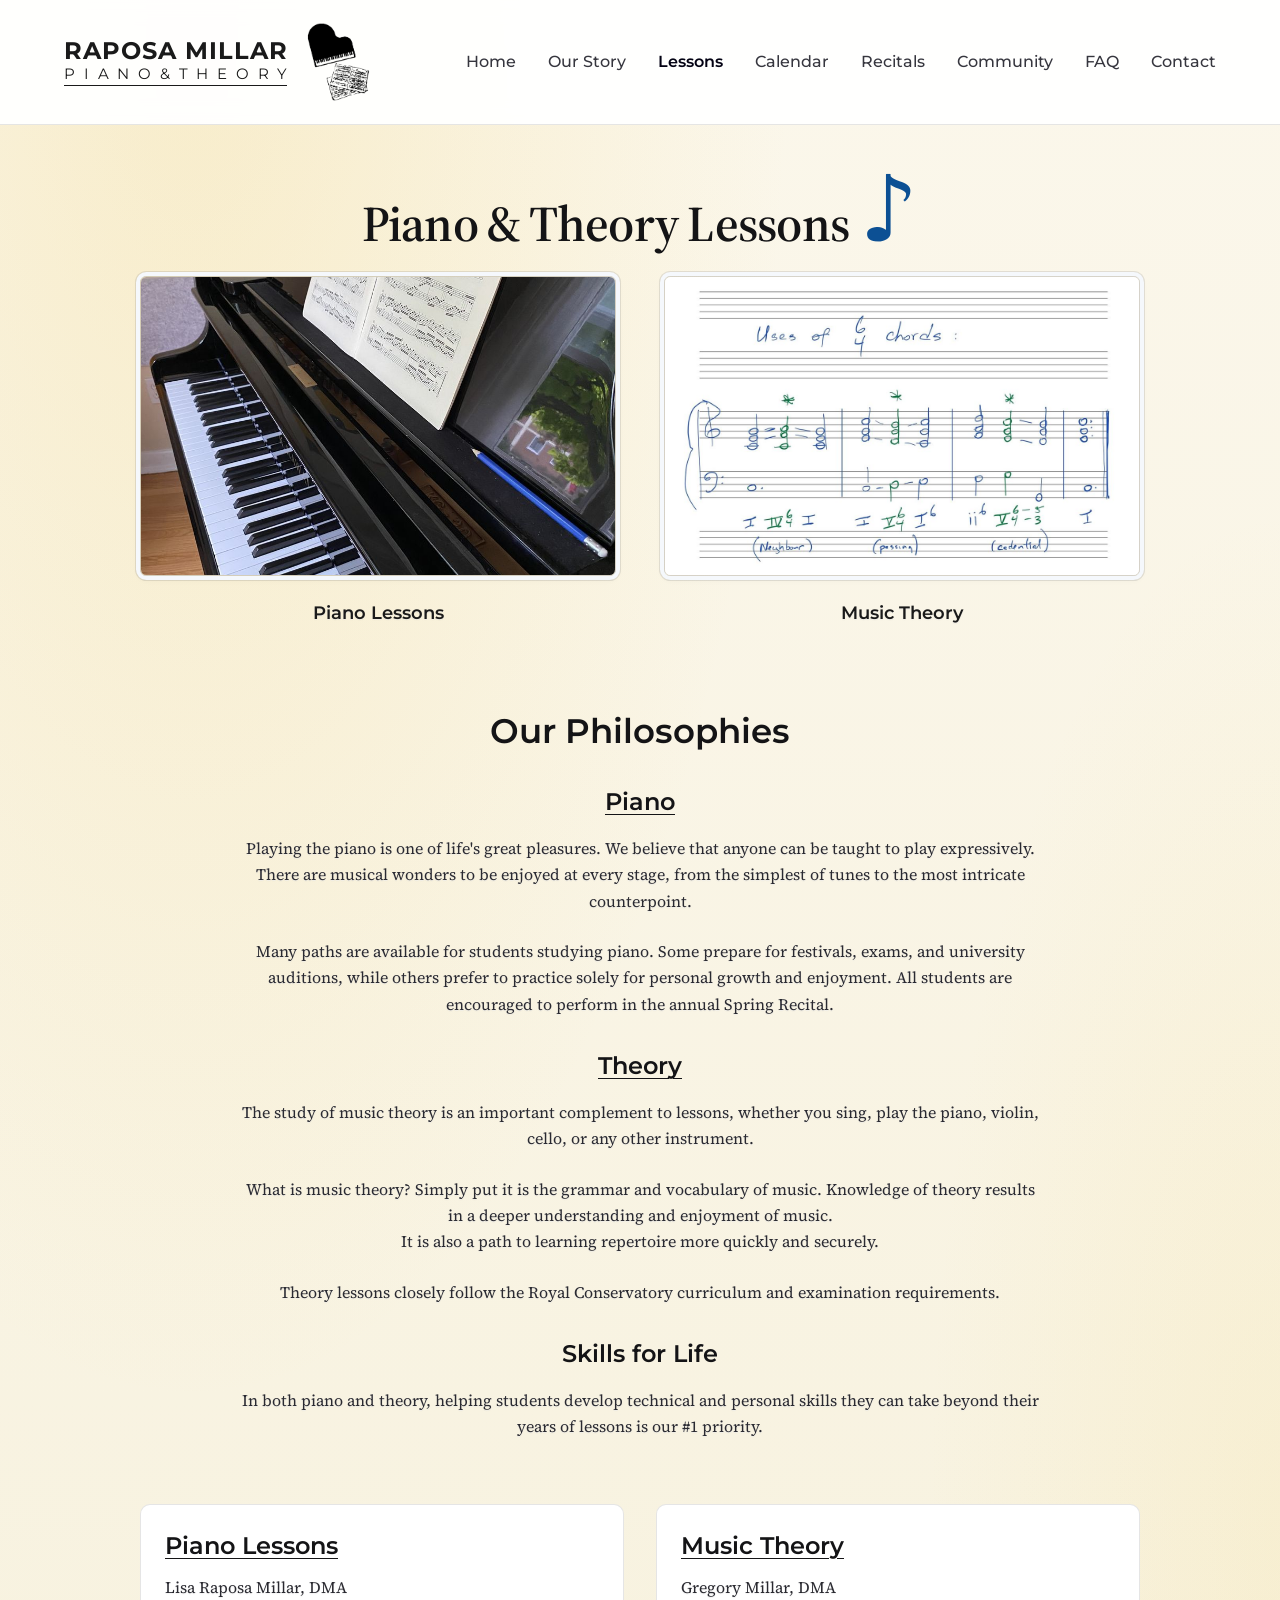
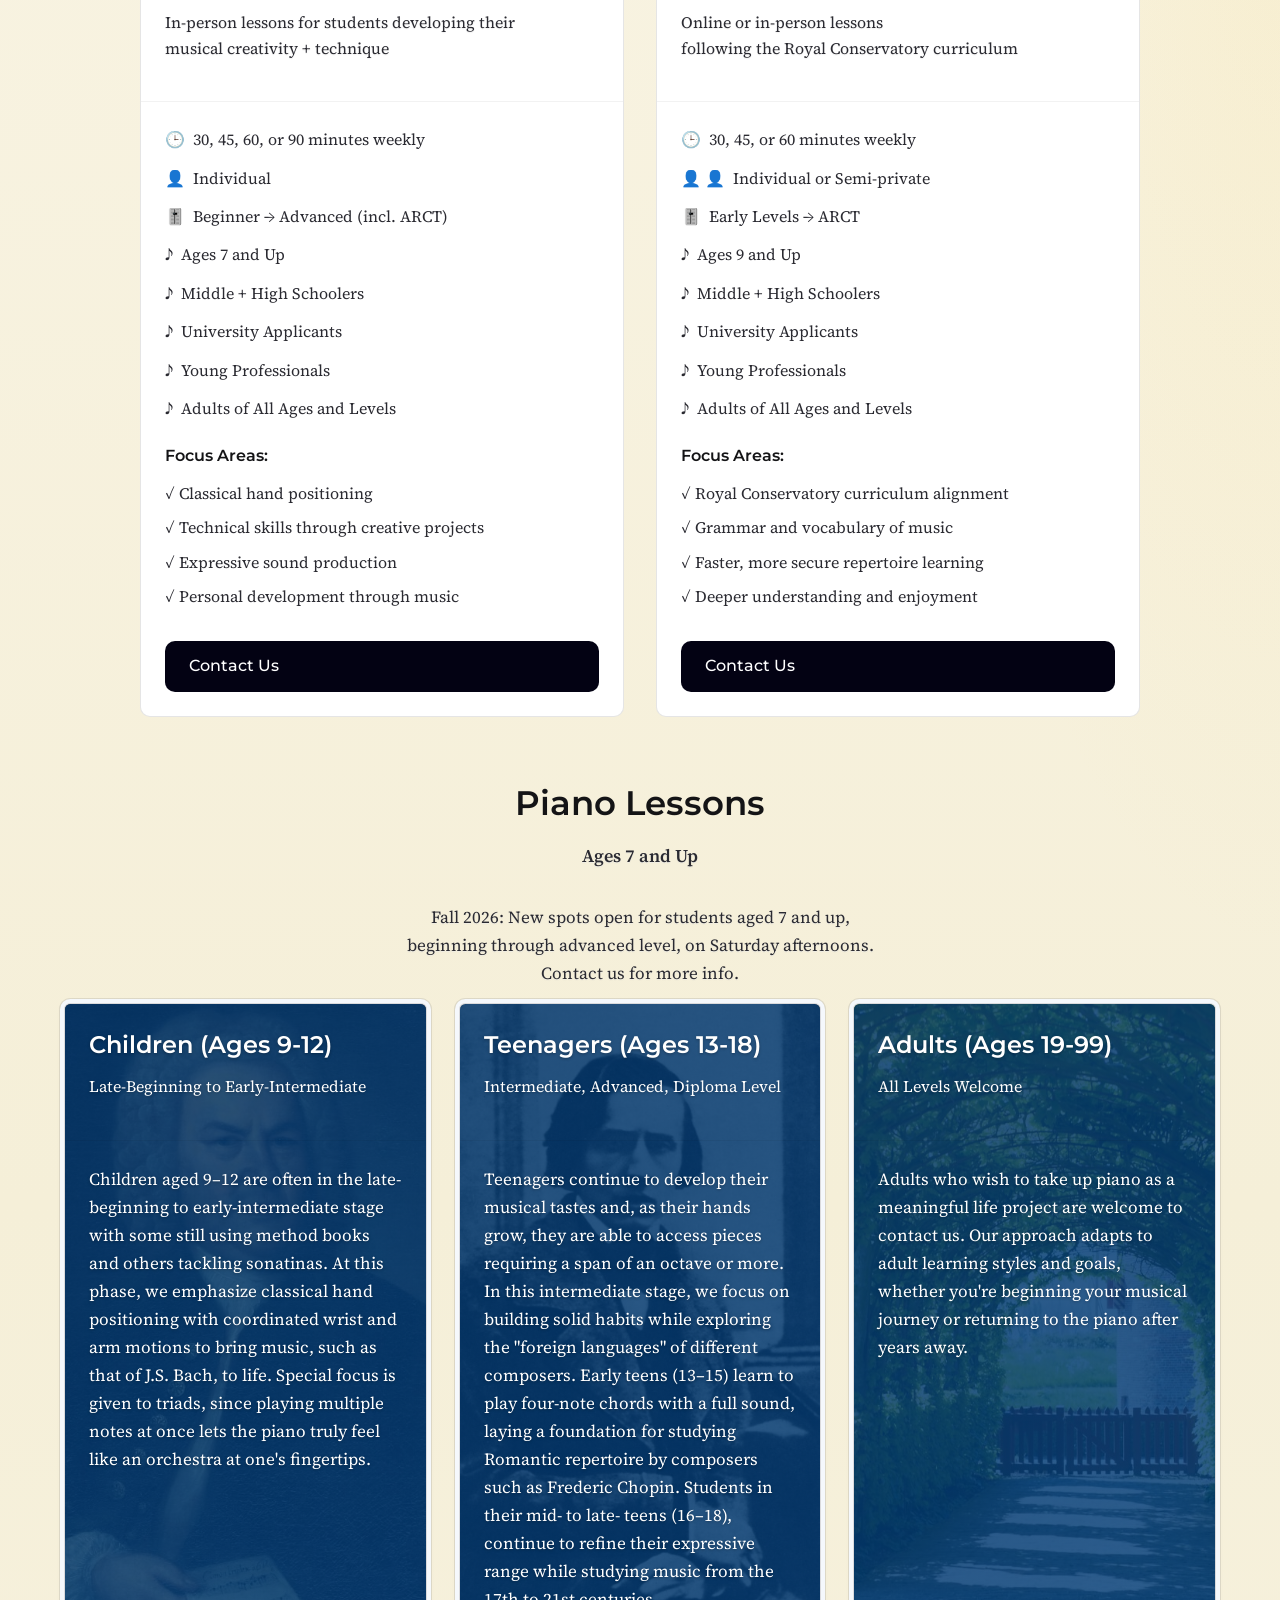
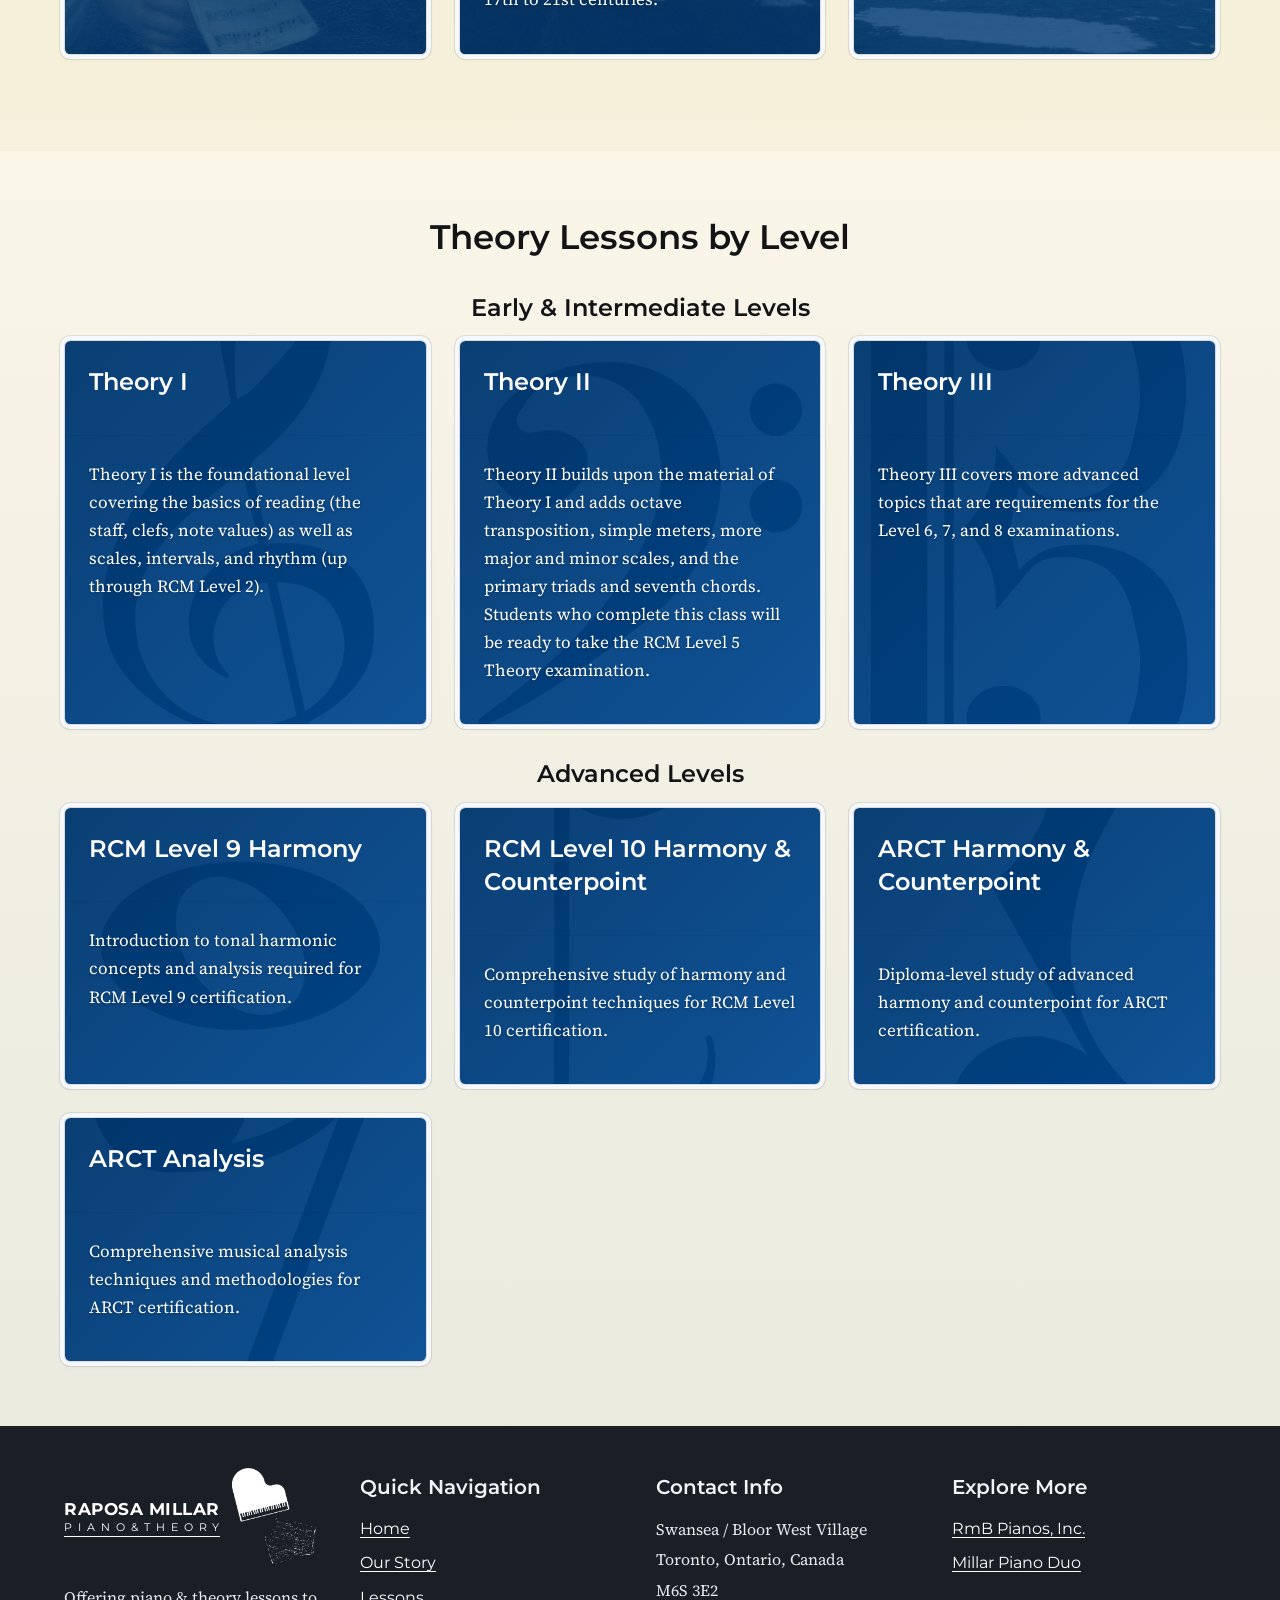
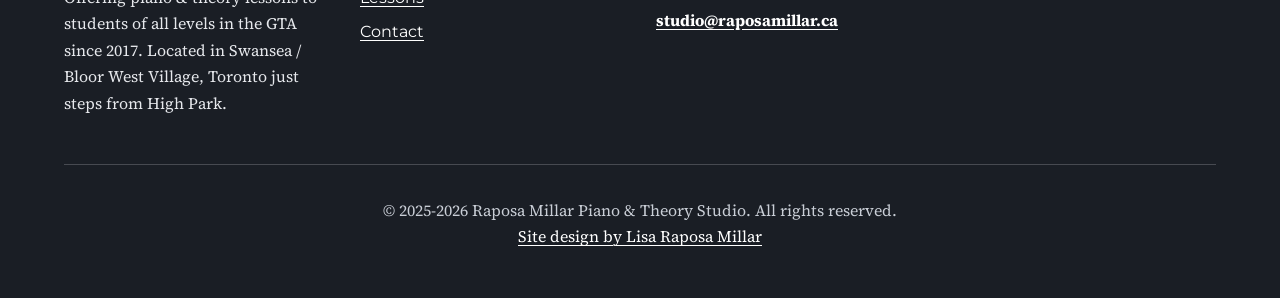
<file: lessons/index.html>
<!DOCTYPE html>
<html lang="en">
<head>
    <meta charset="UTF-8">
    <meta name="viewport" content="width=device-width, initial-scale=1.0">

    <!-- Favicon & App Icons -->
    <link rel="icon" type="image/png" href="/favicon-96x96.png" sizes="96x96" />
    <link rel="icon" type="image/svg+xml" href="/favicon.svg" />
    <link rel="shortcut icon" href="/favicon.ico" />
    <link rel="apple-touch-icon" sizes="180x180" href="/apple-touch-icon.png" />
    <meta name="apple-mobile-web-app-title" content="RMPTS" />
    <link rel="manifest" href="/site.webmanifest" />

    <!-- SEO Basics -->
    <title>Lessons | Raposa Millar Piano & Theory Studio</title>
    <meta name="description" content="Piano and music theory lessons for students of all ages at Raposa Millar Piano & Theory Studio in Toronto." />
    <meta name="keywords" content="piano lessons Toronto, music theory, piano studio, collaborative piano, Raposa Millar, music education" />
    <meta name="author" content="Raposa Millar Piano & Theory Studio" />
    <link rel="canonical" href="https://raposamillar.ca/lessons/" />

    <!-- Open Graph / Facebook -->
    <meta property="og:type" content="website" />
    <meta property="og:url" content="https://raposamillar.ca/lessons/" />
    <meta property="og:title" content="Lessons | Raposa Millar Piano & Theory Studio" />
    <meta property="og:description" content="Explore piano and theory lesson offerings at Raposa Millar Piano & Theory Studio." />
    <meta property="og:image" content="https://raposamillar.ca/assets/images/og-image.jpg?v=5" />

    <!-- Twitter -->
    <meta name="twitter:card" content="summary_large_image" />
    <meta name="twitter:url" content="https://raposamillar.ca/lessons/" />
    <meta name="twitter:title" content="Lessons | Raposa Millar Piano & Theory Studio" />
    <meta name="twitter:description" content="Explore piano and theory lesson offerings at Raposa Millar Piano & Theory Studio." />
    <meta name="twitter:image" content="https://raposamillar.ca/assets/images/og-image.jpg?v=5" />

    <!-- Styles & Fonts -->
    <link rel="stylesheet" href="/styles.css?v=2.77">
    <link rel="preconnect" href="https://fonts.googleapis.com">
    <link rel="preconnect" href="https://fonts.gstatic.com" crossorigin>
    <link href="https://fonts.googleapis.com/css2?family=Montserrat:wght@400;500;600;700&family=Source+Serif+4:ital,wght@0,400;0,600;1,400&display=swap" rel="stylesheet">
</head>
<body class="page-lessons">
        <a class="skip-link" href="#main-content">Skip to main content</a>
<!-- Fixed Navigation -->
    <header>
    <nav class="navbar" aria-label="Primary">
        <div class="nav-container">
            <a href="/" class="nav-brand">
                <span class="nav-logo-wordmark">
                <span class="nav-logo-name">Raposa Millar</span>
                <span class="nav-logo-tagline">
                    <span class="visually-hidden">Piano &amp; Theory</span>
                    <span class="nav-logo-track" aria-hidden="true"><span>P</span><span>I</span><span>A</span><span>N</span><span>O</span><span>&amp;</span><span>T</span><span>H</span><span>E</span><span>O</span><span>R</span><span>Y</span></span>
                </span>
            </span>
                <span class="nav-logo-mark-wrap" aria-hidden="true">
                    <img src="/assets/brand/logo-mark-black-nav.png?v=1" alt="" class="nav-logo-mark nav-logo-mark-black" width="393" height="493" decoding="async">
                    <img src="/assets/brand/logo-mark-blue-nav.png?v=1" alt="" class="nav-logo-mark nav-logo-mark-blue" width="393" height="493" decoding="async">
                </span>
            </a>
            <div class="nav-menu" id="navMenu">
                <a href="/" class="nav-link">Home</a>
                <a href="/our-story/" class="nav-link">Our Story</a>
                <a href="/lessons/" class="nav-link active" aria-current="page">Lessons</a>
                <a href="/calendar/" class="nav-link">Calendar</a>
                <a href="/recitals/" class="nav-link">Recitals</a>
                <a href="/community/" class="nav-link">Community</a>
                <a href="/faq/" class="nav-link">FAQ</a>
                <a href="/contact/" class="nav-link">Contact</a>
            </div>
            <button type="button" class="hamburger" id="hamburger" aria-label="Open menu" aria-expanded="false" aria-controls="navMenu">
                <span aria-hidden="true"></span>
                <span aria-hidden="true"></span>
                <span aria-hidden="true"></span>
            </button>
        </div>
    </nav>
    </header>

<main id="main-content" tabindex="-1">
<section id="lessons" class="lessons-section">
        <div class="container">
            <div class="lessons-heading">
                <h1>Piano & Theory Lessons</h1>
                <span class="lessons-icon" aria-hidden="true">&#x266A;</span>
            </div>
            
            <!-- Lesson Images -->
            <div class="lesson-images">
                <div class="lesson-images-grid">
                    <a class="lesson-image-item" href="#philosophy-piano" aria-labelledby="lesson-caption-piano">
                        <img src="/assets/images/piano-keyboard.jpg" alt="" width="900" height="1200" decoding="async" fetchpriority="high">
                        <p class="image-caption" id="lesson-caption-piano">Piano Lessons</p>
                    </a>
                    <a class="lesson-image-item" href="#philosophy-theory" aria-labelledby="lesson-caption-theory">
                        <img src="/assets/images/theory-example.jpg" alt="" width="1200" height="796" decoding="async">
                        <p class="image-caption" id="lesson-caption-theory">Music Theory</p>
                    </a>
                </div>
            </div>
            
            <!-- Teaching Philosophy -->
            <div class="philosophy-section">
                <h2>Our Philosophies</h2>
                
                <h3 id="philosophy-piano"><a href="#piano-lessons-card">Piano</a></h3>
                <p>
                    Playing the piano is one of life's great pleasures. We believe that anyone can be taught to play expressively. There are musical wonders to be enjoyed at every stage, from the simplest of tunes to the most intricate counterpoint.
                </p>
                <p>
                    Many paths are available for students studying piano. Some prepare for festivals, exams, and university auditions, while others prefer to practice solely for personal growth and enjoyment. All students are encouraged to perform in the annual Spring Recital.
                </p>
                
                <h3 id="philosophy-theory"><a href="#music-theory-card">Theory</a></h3>
                <p>
                    The study of music theory is an important complement to lessons, whether you sing, play the piano, violin, cello, or any other instrument.
                </p>
                <p>
                    What is music theory? Simply put it is the grammar and vocabulary of music. Knowledge of theory results in a deeper understanding and enjoyment of music. <br>It is also a path to learning repertoire more quickly and securely.
                </p>
                <p>
                    Theory lessons closely follow the Royal Conservatory curriculum and examination requirements.
                </p>
                
                <h3>Skills for Life</h3>
                <p>
                    In both piano and theory, helping students develop technical and personal skills they can take beyond their years of lessons is our #1 priority.
                </p>
            </div>

            <!-- Lesson Programs -->
            <div class="lessons-grid">
                <div class="card lesson-card" id="piano-lessons-card">
                    <div class="card-header">
                        <h2 class="lesson-card-title"><a href="#piano-lessons-section">Piano Lessons</a></h2>
                        <p class="instructor-name">Lisa Raposa Millar, DMA</p>
                        <p class="lesson-description">In-person lessons for students developing their <br>musical creativity + technique</p>
                    </div>
                    <div class="card-content">
                        <div class="lesson-details">
                            <div class="detail-item">
                                <span class="detail-icon" aria-hidden="true">🕒</span>
                                <span>30, 45, 60, or 90 minutes weekly</span>
                            </div>
                            <div class="detail-item">
                                <span class="detail-icon" aria-hidden="true">👤</span>
                                <span>Individual</span>
                            </div>
                            <div class="detail-item">
                                <span class="detail-icon" aria-hidden="true">🎚️</span>
                                <span>Beginner → Advanced (incl. ARCT)</span>
                            </div>
                            <div class="detail-item">
                                <span class="detail-icon" aria-hidden="true">♪</span>
                                <span>Ages 7 and Up</span>
                            </div>
                            <div class="detail-item">
                                <span class="detail-icon" aria-hidden="true">♪</span>
                                <span>Middle + High Schoolers</span>
                            </div>
                            <div class="detail-item">
                                <span class="detail-icon" aria-hidden="true">♪</span>
                                <span>University Applicants</span>
                            </div>
                            <div class="detail-item">
                                <span class="detail-icon" aria-hidden="true">♪</span>
                                <span>Young Professionals</span>
                            </div>
                            <div class="detail-item">
                                <span class="detail-icon" aria-hidden="true">♪</span>
                                <span>Adults of All Ages and Levels</span>
                            </div>
                        </div>
                        
                        <div class="features-list">
                            <h3 class="focus-areas-title">Focus Areas:</h3>
                            <ul>
                                <li>✓ Classical hand positioning</li>
                                <li>✓ Technical skills through creative projects</li>
                                <li>✓ Expressive sound production</li>
                                <li>✓ Personal development through music</li>
                            </ul>
                        </div>
                        
                        <a class="btn btn-primary full-width" href="/contact/">Contact Us</a>
                    </div>
                </div>

                <div class="card lesson-card" id="music-theory-card">
                    <div class="card-header">
                        <h2 class="lesson-card-title"><a href="#theory-lessons-section">Music Theory</a></h2>
                        <p class="instructor-name">Gregory Millar, DMA</p>
                        <p class="lesson-description">Online or in-person lessons <br>following the Royal Conservatory curriculum</p>
                    </div>
                    <div class="card-content">
                        <div class="lesson-details">
                            <div class="detail-item">
                                <span class="detail-icon" aria-hidden="true">🕒</span>
                                <span>30, 45, or 60 minutes weekly</span>
                            </div>
                            <div class="detail-item">
                                <span class="detail-icon" aria-hidden="true">👤 👤</span>
                                <span>Individual or Semi-private</span>
                            </div>
                            <div class="detail-item">
                                <span class="detail-icon" aria-hidden="true">🎚️</span>
                                <span>Early Levels → ARCT</span>
                            </div>
                            <div class="detail-item">
                                <span class="detail-icon" aria-hidden="true">♪</span>
                                <span>Ages 9 and Up</span>
                            </div>
                            <div class="detail-item">
                                <span class="detail-icon" aria-hidden="true">♪</span>
                                <span>Middle + High Schoolers</span>
                            </div>
                            <div class="detail-item">
                                <span class="detail-icon" aria-hidden="true">♪</span>
                                <span>University Applicants</span>
                            </div>
                            <div class="detail-item">
                                <span class="detail-icon" aria-hidden="true">♪</span>
                                <span>Young Professionals</span>
                            </div>
                            <div class="detail-item">
                                <span class="detail-icon" aria-hidden="true">♪</span>
                                <span>Adults of All Ages and Levels</span>
                            </div>
                        </div>
                        
                        <div class="features-list">
                            <h3 class="focus-areas-title">Focus Areas:</h3>
                            <ul>
                                <li>✓ Royal Conservatory curriculum alignment</li>
                                <li>✓ Grammar and vocabulary of music</li>
                                <li>✓ Faster, more secure repertoire learning</li>
                                <li>✓ Deeper understanding and enjoyment</li>
                            </ul>
                        </div>
                        
                        <a class="btn btn-primary full-width" href="/contact/">Contact Us</a>
                    </div>
                </div>
            </div>

            <!-- Piano Development by Age -->
            <h2 id="piano-lessons-section">Piano Lessons</h2>
            <p class="section-eyebrow">Ages 7 and Up</p>
            <p class="updated-offerings">Fall 2026: New spots open for students aged 7 and up, </br>beginning through advanced level, on Saturday afternoons. </br>Contact us for more info.</p>
            <div class="age-groups-grid">
                <div class="card age-group-card">
                    <div class="card-header">
                        <h3>Children (Ages 9-12)</h3>
                        <p class="age-subtitle">Late-Beginning to Early-Intermediate</p>
                    </div>
                    <div class="card-content">
                        <p>
                            Children aged 9–12 are often in the late-beginning to early-intermediate stage with some still using method books and others tackling sonatinas. At this phase, we emphasize classical hand positioning with coordinated wrist and arm motions to bring music, such as that of J.S. Bach, to life. Special focus is given to triads, since playing multiple notes at once lets the piano truly feel like an orchestra at one's fingertips.
                        </p>
                    </div>
                </div>

                <div class="card age-group-card">
                    <div class="card-header">
                        <h3>Teenagers (Ages 13-18)</h3>
                        <p class="age-subtitle">Intermediate, Advanced, Diploma Level</p>
                    </div>
                    <div class="card-content">
                        <p>
                            Teenagers continue to develop their musical tastes and, as their hands grow, they are able to access pieces requiring a span of an octave or more. In this intermediate stage, we focus on building solid habits while exploring the "foreign languages" of different composers. Early teens (13–15) learn to play four-note chords with a full sound, laying a foundation for studying Romantic repertoire by composers such as Frederic Chopin. Students in their mid- to late- teens (16–18), continue to refine their expressive range while studying music from the 17th to 21st centuries.
                        </p>
                    </div>
                </div>

                <div class="card age-group-card">
                    <div class="card-header">
                        <h3>Adults (Ages 19-99)</h3>
                        <p class="age-subtitle">All Levels Welcome</p>
                    </div>
                    <div class="card-content">
                        <p>
                            Adults who wish to take up piano as a meaningful life project are welcome to contact us. 
                            Our approach adapts to adult learning styles and goals, whether you're beginning your 
                            musical journey or returning to the piano after years away.
                        </p>
                    </div>
                </div>
            </div>
        </div>
    </section>

    <!-- Theory Lessons by Level -->
    <section class="theory-levels-section">
        <div class="container">
            <h2 id="theory-lessons-section">Theory Lessons by Level</h2>
            
            <h3 class="theory-level-group">Early &amp; Intermediate Levels</h3>
            <div class="age-groups-grid">
                <div class="card age-group-card">
                    <div class="card-header">
                        <h4>Theory I</h4>
                        <!-- <p class="age-subtitle">Foundational Level</p> -->
                    </div>
                    <div class="card-content">
                        <p>
                            Theory I is the foundational level covering the basics of reading (the staff, clefs, note values) as well as scales, intervals, and rhythm (up through RCM Level 2).
                        </p>
                    </div>
                </div>

                <div class="card age-group-card">
                    <div class="card-header">
                        <h4>Theory II</h4>
                        <!-- <p class="age-subtitle">Building on Fundamentals</p> -->
                    </div>
                    <div class="card-content">
                        <p>
                            Theory II builds upon the material of Theory I and adds octave transposition, simple meters, more major and minor scales, and the primary triads and seventh chords. Students who complete this class will be ready to take the RCM Level 5 Theory examination.
                        </p>
                    </div>
                </div>

                <div class="card age-group-card">
                    <div class="card-header">
                        <h4>Theory III</h4>
                        <!-- <p class="age-subtitle">Advanced Topics</p> -->
                    </div>
                    <div class="card-content">
                        <p>
                            Theory III covers more advanced topics that are requirements for the Level 6, 7, and 8 examinations.
                        </p>
                    </div>
                </div>
            </div>

            <h3 class="theory-level-group">Advanced Levels</h3>
            <div class="age-groups-grid">
                <div class="card age-group-card">
                    <div class="card-header">
                        <h4>RCM Level 9 Harmony</h4>
                        <!-- <p class="age-subtitle">Advanced Harmony</p> -->
                    </div>
                    <div class="card-content">
                        <p>
                            Introduction to tonal harmonic concepts and analysis required for RCM Level 9 certification.
                        </p>
                    </div>
                </div>

                <div class="card age-group-card">
                    <div class="card-header">
                        <h4>RCM Level 10 Harmony & Counterpoint</h4>
                        <!-- <p class="age-subtitle">Complex Musical Structures</p> -->
                    </div>
                    <div class="card-content">
                        <p>
                            Comprehensive study of harmony and counterpoint techniques for RCM Level 10 certification.
                        </p>
                    </div>
                </div>

                <div class="card age-group-card">
                    <div class="card-header">
                        <h4>ARCT Harmony & Counterpoint</h4>
                        <!-- <p class="age-subtitle">Diploma Level</p> -->
                    </div>
                    <div class="card-content">
                        <p>
                            Diploma-level study of advanced harmony and counterpoint for ARCT certification.
                        </p>
                    </div>
                </div>

                <div class="card age-group-card">
                    <div class="card-header">
                        <h4>ARCT Analysis</h4>
                        <!-- <p class="age-subtitle">Advanced Musical Analysis</p> -->
                    </div>
                    <div class="card-content">
                        <p>
                            Comprehensive musical analysis techniques and methodologies for ARCT certification.
                        </p>
                    </div>
                </div>
            </div>
        </div>
    </section>

    <!-- Calendar Section -->
    </main>



    <!-- Footer -->
    <footer class="footer">
        <div class="container">
            <div class="footer-grid">
                <div class="footer-section">
                    <p class="footer-brand">
                        <span class="footer-logo-wordmark">
                        <span class="footer-logo-name">Raposa Millar</span>
                        <span class="footer-logo-tagline">
                            <span class="visually-hidden">Piano &amp; Theory</span>
                            <span class="footer-logo-track" aria-hidden="true"><span>P</span><span>I</span><span>A</span><span>N</span><span>O</span><span>&amp;</span><span>T</span><span>H</span><span>E</span><span>O</span><span>R</span><span>Y</span></span>
                        </span>
                    </span>
                        <img src="/assets/brand/logo-mark-white-h.png" alt="" class="footer-logo-mark" width="143" height="163" loading="lazy" decoding="async" aria-hidden="true">
                    </p>
                    <p>
                        Offering piano & theory lessons to students of all levels in the GTA since 2017. Located in Swansea / Bloor West Village, Toronto just steps from High Park.
                    </p>
                </div>
                
                <div class="footer-section">
                    <h2 class="footer-heading">Quick Navigation</h2>
                    <div class="footer-links">
                        <a href="/">Home</a>
                        <a href="/our-story/">Our Story</a>
                        <a href="/lessons/">Lessons</a>
                        <a href="/contact/">Contact</a>
                    </div>
                </div>
                
                <div class="footer-section">
                    <h2 class="footer-heading">Contact Info</h2>
                    <div class="footer-contact">
                        <div>Swansea / Bloor West Village</div>
                        <div>Toronto, Ontario, Canada</div>
                        <div>M6S 3E2</div>
                        <div><a href="mailto:studio@raposamillar.ca"><strong>studio@raposamillar.ca</strong></a></div>
                    </div>
                </div>

                <div class="footer-section">
                    <h2 class="footer-heading">Explore More</h2>
                    <div class="footer-links">
                        <a href="https://rmbpianos.com">RmB Pianos, Inc.<span class="visually-hidden"> (opens external site)</span></a>
                        <a href="https://vimeo.com/millarpianoduo">Millar Piano Duo<span class="visually-hidden"> (opens external site)</span></a>
                    </div>
                </div>
            </div>
            
            <div class="footer-bottom">
                <p>&copy; 2025-2026 Raposa Millar Piano & Theory Studio. All rights reserved.<br><a href="https://ca.linkedin.com/in/lisa-raposa-millar">Site design by Lisa Raposa Millar<span class="visually-hidden"> (opens external site)</span></a></p>
            </div>
        </div>
    </footer>

    <button type="button" id="backToTop" aria-label="Back to top">&#x25B2;</button>

    <script src="/scripts.js"></script>
</body>
</html>
</file>
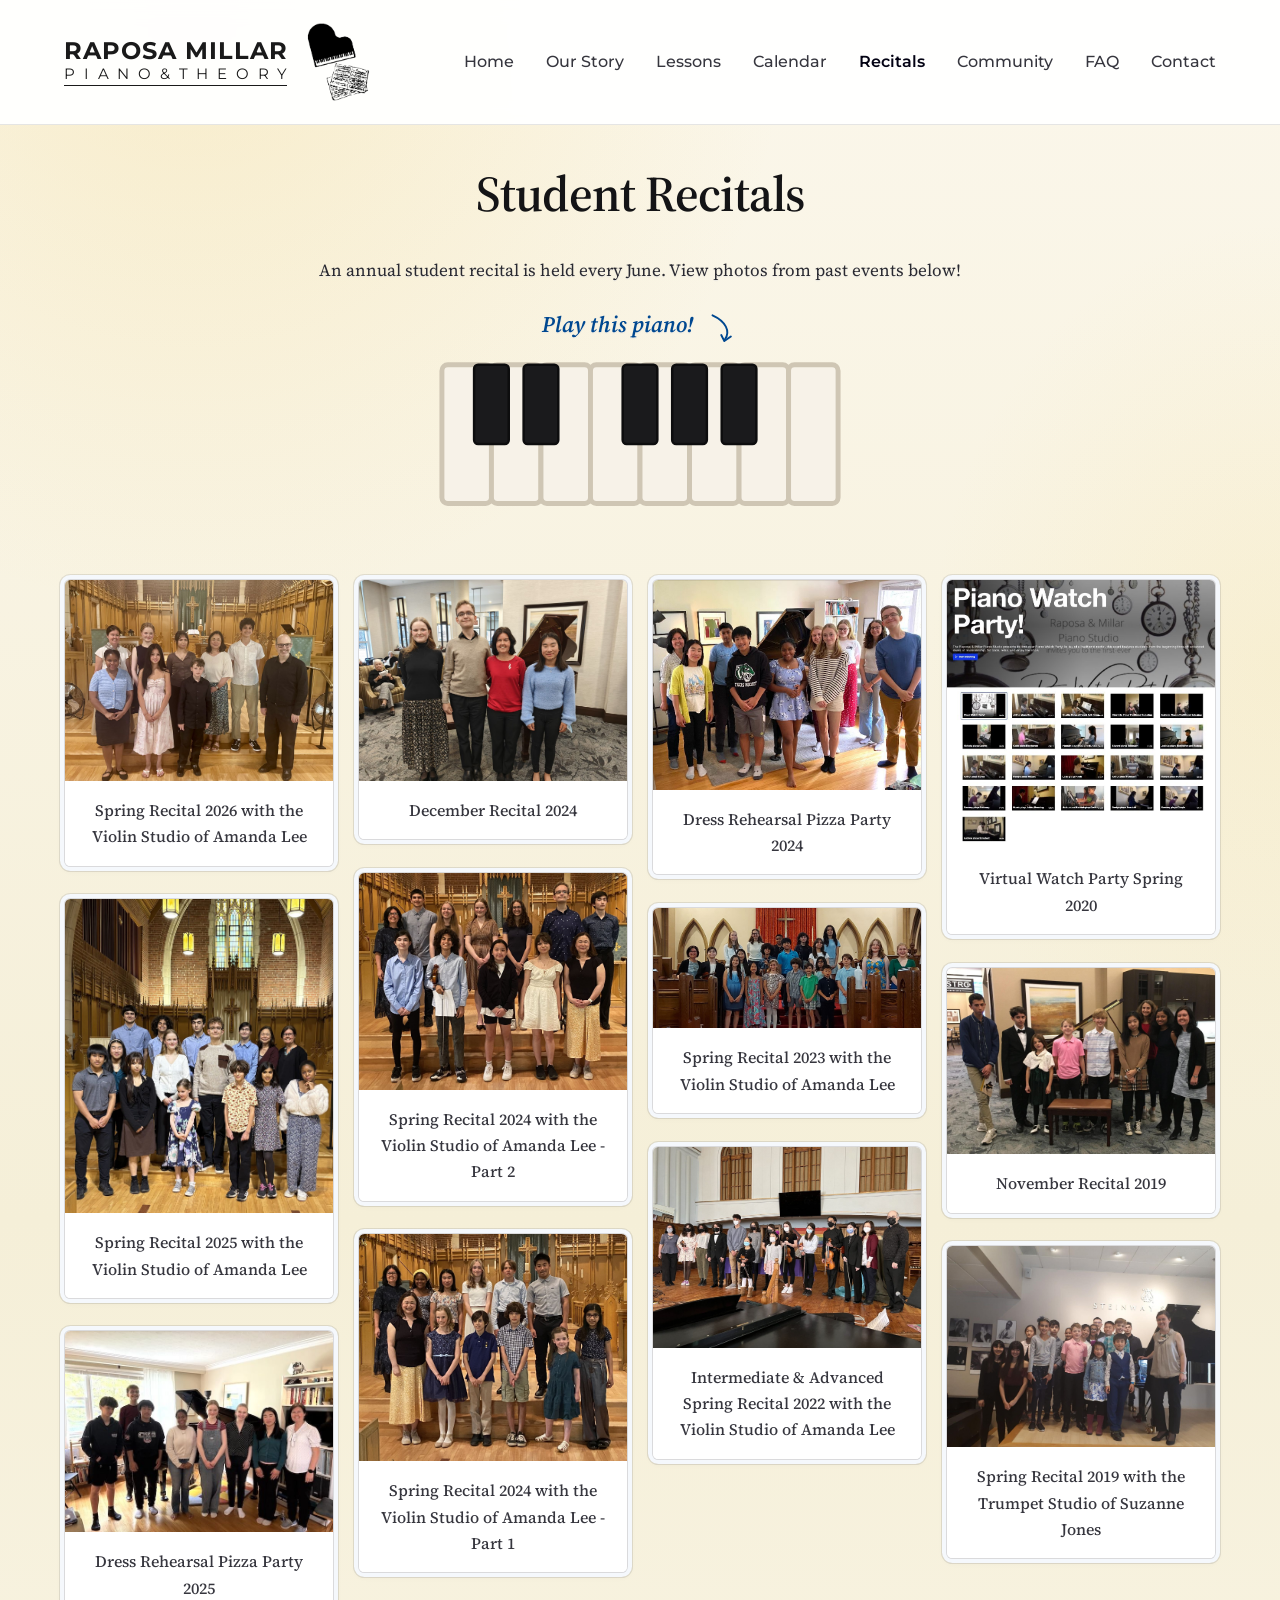
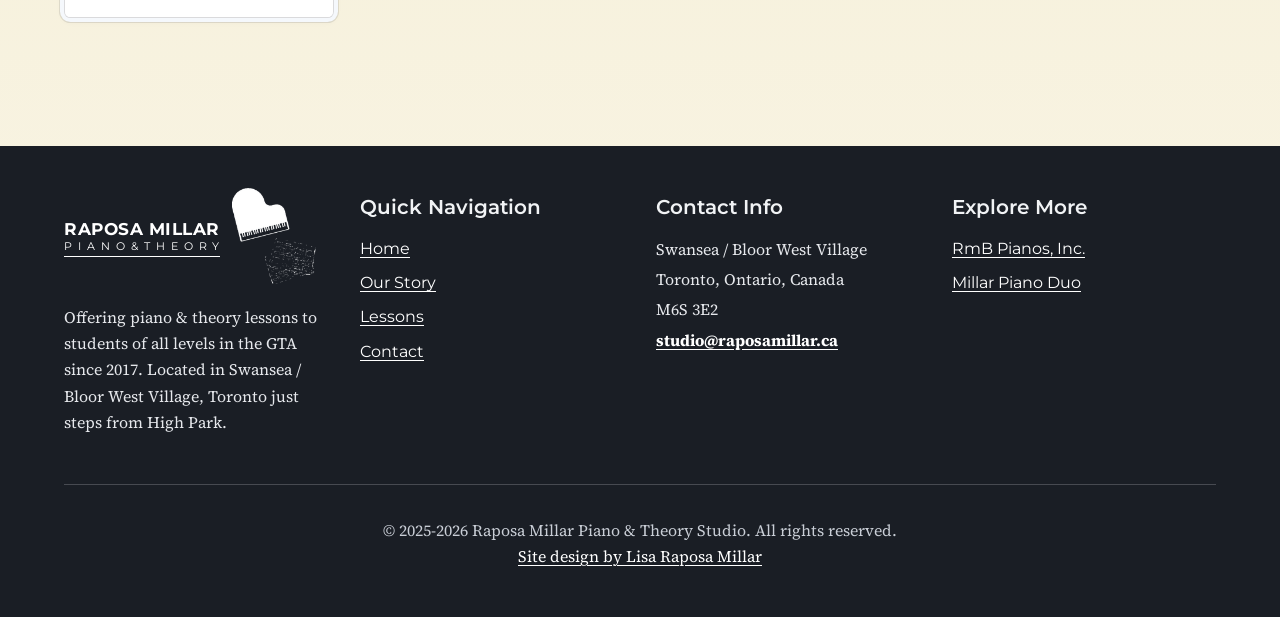
<file: recitals/index.html>
<!DOCTYPE html>
<html lang="en">
<head>
    <meta charset="UTF-8">
    <meta name="viewport" content="width=device-width, initial-scale=1.0">

    <!-- Favicon & App Icons -->
    <link rel="icon" type="image/png" href="/favicon-96x96.png" sizes="96x96" />
    <link rel="icon" type="image/svg+xml" href="/favicon.svg" />
    <link rel="shortcut icon" href="/favicon.ico" />
    <link rel="apple-touch-icon" sizes="180x180" href="/apple-touch-icon.png" />
    <meta name="apple-mobile-web-app-title" content="RMPTS" />
    <link rel="manifest" href="/site.webmanifest" />

    <!-- SEO Basics -->
    <title>Recitals | Raposa Millar Piano & Theory Studio</title>
    <meta name="description" content="Student recitals and performance opportunities at Raposa Millar Piano & Theory Studio in Toronto." />
    <meta name="keywords" content="piano lessons Toronto, music theory, piano studio, collaborative piano, Raposa Millar, music education" />
    <meta name="author" content="Raposa Millar Piano & Theory Studio" />
    <link rel="canonical" href="https://raposamillar.ca/recitals/" />

    <!-- Open Graph / Facebook -->
    <meta property="og:type" content="website" />
    <meta property="og:url" content="https://raposamillar.ca/recitals/" />
    <meta property="og:title" content="Recitals | Raposa Millar Piano & Theory Studio" />
    <meta property="og:description" content="Learn about studio recitals and performance opportunities." />
    <meta property="og:image" content="https://raposamillar.ca/assets/images/og-image.jpg?v=5" />

    <!-- Twitter -->
    <meta name="twitter:card" content="summary_large_image" />
    <meta name="twitter:url" content="https://raposamillar.ca/recitals/" />
    <meta name="twitter:title" content="Recitals | Raposa Millar Piano & Theory Studio" />
    <meta name="twitter:description" content="Learn about studio recitals and performance opportunities." />
    <meta name="twitter:image" content="https://raposamillar.ca/assets/images/og-image.jpg?v=5" />

    <!-- Styles & Fonts -->
    <link rel="stylesheet" href="/styles.css?v=2.77">
    <link rel="preconnect" href="https://fonts.googleapis.com">
    <link rel="preconnect" href="https://fonts.gstatic.com" crossorigin>
    <link href="https://fonts.googleapis.com/css2?family=Montserrat:wght@400;500;600;700&family=Source+Serif+4:ital,wght@0,400;0,600;1,400&display=swap" rel="stylesheet">
</head>
<body class="page-recitals">
        <a class="skip-link" href="#main-content">Skip to main content</a>
<!-- Fixed Navigation -->
    <header>
    <nav class="navbar" aria-label="Primary">
        <div class="nav-container">
            <a href="/" class="nav-brand">
                <span class="nav-logo-wordmark">
                <span class="nav-logo-name">Raposa Millar</span>
                <span class="nav-logo-tagline">
                    <span class="visually-hidden">Piano &amp; Theory</span>
                    <span class="nav-logo-track" aria-hidden="true"><span>P</span><span>I</span><span>A</span><span>N</span><span>O</span><span>&amp;</span><span>T</span><span>H</span><span>E</span><span>O</span><span>R</span><span>Y</span></span>
                </span>
            </span>
                <span class="nav-logo-mark-wrap" aria-hidden="true">
                    <img src="/assets/brand/logo-mark-black-nav.png?v=1" alt="" class="nav-logo-mark nav-logo-mark-black" width="393" height="493" decoding="async">
                    <img src="/assets/brand/logo-mark-blue-nav.png?v=1" alt="" class="nav-logo-mark nav-logo-mark-blue" width="393" height="493" decoding="async">
                </span>
            </a>
            <div class="nav-menu" id="navMenu">
                <a href="/" class="nav-link">Home</a>
                <a href="/our-story/" class="nav-link">Our Story</a>
                <a href="/lessons/" class="nav-link">Lessons</a>
                <a href="/calendar/" class="nav-link">Calendar</a>
                <a href="/recitals/" class="nav-link active" aria-current="page">Recitals</a>
                <a href="/community/" class="nav-link">Community</a>
                <a href="/faq/" class="nav-link">FAQ</a>
                <a href="/contact/" class="nav-link">Contact</a>
            </div>
            <button type="button" class="hamburger" id="hamburger" aria-label="Open menu" aria-expanded="false" aria-controls="navMenu">
                <span aria-hidden="true"></span>
                <span aria-hidden="true"></span>
                <span aria-hidden="true"></span>
            </button>
        </div>
    </nav>
    </header>

<main id="main-content" tabindex="-1">
    <section id="recitals" class="recitals-section">
        <div class="container">
            <h1>Student Recitals</h1>

            <div class="recitals-intro">
                <p>
                    An annual student recital is held every June. View photos from past events below!
                </p>
            </div>

            <div class="recital-play">
                <p class="recital-play-label">
                    Play this piano!
                    <svg class="recital-play-arrow" viewBox="0 0 48 40" xmlns="http://www.w3.org/2000/svg" aria-hidden="true" focusable="false">
                        <path d="M10 4 C28 6 38 16 34 28" fill="none" stroke="#004890" stroke-width="2.4" stroke-linecap="round"/>
                        <path d="M28 24 L34 30 L40 22" fill="none" stroke="#004890" stroke-width="2.4" stroke-linecap="round" stroke-linejoin="round"/>
                    </svg>
                </p>
                <svg
                    class="recital-keyboard"
                    viewBox="0 0 84 36"
                    xmlns="http://www.w3.org/2000/svg"
                    role="group"
                    aria-label="Playable piano keyboard from C to C"
                >
                    <!-- White keys C D E F G A B C -->
                    <rect class="piano-key piano-key--white" data-note="C" data-freq="261.63" x="2" y="4" width="10" height="28" rx="1.2" tabindex="0" role="button" aria-label="C"/>
                    <rect class="piano-key piano-key--white" data-note="D" data-freq="293.66" x="12" y="4" width="10" height="28" rx="1.2" tabindex="0" role="button" aria-label="D"/>
                    <rect class="piano-key piano-key--white" data-note="E" data-freq="329.63" x="22" y="4" width="10" height="28" rx="1.2" tabindex="0" role="button" aria-label="E"/>
                    <rect class="piano-key piano-key--white" data-note="F" data-freq="349.23" x="32" y="4" width="10" height="28" rx="1.2" tabindex="0" role="button" aria-label="F"/>
                    <rect class="piano-key piano-key--white" data-note="G" data-freq="392.00" x="42" y="4" width="10" height="28" rx="1.2" tabindex="0" role="button" aria-label="G"/>
                    <rect class="piano-key piano-key--white" data-note="A" data-freq="440.00" x="52" y="4" width="10" height="28" rx="1.2" tabindex="0" role="button" aria-label="A"/>
                    <rect class="piano-key piano-key--white" data-note="B" data-freq="493.88" x="62" y="4" width="10" height="28" rx="1.2" tabindex="0" role="button" aria-label="B"/>
                    <rect class="piano-key piano-key--white" data-note="High C" data-freq="523.25" x="72" y="4" width="10" height="28" rx="1.2" tabindex="0" role="button" aria-label="High C"/>
                    <!-- Black keys: 2 + 3 (width 7 ≈ ≥24px at clamp min / typical phones) -->
                    <rect class="piano-key piano-key--black" data-note="C sharp" data-freq="277.18" x="8.5" y="4" width="7" height="16" rx="0.8" tabindex="0" role="button" aria-label="C sharp"/>
                    <rect class="piano-key piano-key--black" data-note="D sharp" data-freq="311.13" x="18.5" y="4" width="7" height="16" rx="0.8" tabindex="0" role="button" aria-label="D sharp"/>
                    <rect class="piano-key piano-key--black" data-note="F sharp" data-freq="369.99" x="38.5" y="4" width="7" height="16" rx="0.8" tabindex="0" role="button" aria-label="F sharp"/>
                    <rect class="piano-key piano-key--black" data-note="G sharp" data-freq="415.30" x="48.5" y="4" width="7" height="16" rx="0.8" tabindex="0" role="button" aria-label="G sharp"/>
                    <rect class="piano-key piano-key--black" data-note="A sharp" data-freq="466.16" x="58.5" y="4" width="7" height="16" rx="0.8" tabindex="0" role="button" aria-label="A sharp"/>
                </svg>
            </div>

            <div class="masonry-gallery">
                <figure class="gallery-item">
                    <img src="/assets/images/rmpts-spring-recital-2026.jpg" alt="" width="1400" height="1050" loading="lazy" decoding="async">
                    <figcaption class="gallery-caption">Spring Recital 2026 with the Violin Studio of Amanda Lee</figcaption>
                </figure>
                <figure class="gallery-item">
                    <img src="/assets/images/rmpts-spring-recital-2025.jpg" alt="" width="1194" height="1400" loading="lazy" decoding="async">
                    <figcaption class="gallery-caption">Spring Recital 2025 with the Violin Studio of Amanda Lee</figcaption>
                </figure>
                <figure class="gallery-item">
                    <img src="/assets/images/rmpts-dress-rehearsal-pizza-2025.jpg" alt="" width="600" height="450" loading="lazy" decoding="async">
                    <figcaption class="gallery-caption">Dress Rehearsal Pizza Party 2025</figcaption>
                </figure>
                <figure class="gallery-item">
                    <img src="/assets/images/rmpts-dec-recital-2024.jpg" alt="" width="1400" height="1050" loading="lazy" decoding="async">
                    <figcaption class="gallery-caption">December Recital 2024</figcaption>
                </figure>
                <figure class="gallery-item">
                    <img src="/assets/images/rmpts-spring-recital-2-2024.jpg" alt="" width="1400" height="1134" loading="lazy" decoding="async">
                    <figcaption class="gallery-caption">Spring Recital 2024 with the Violin Studio of Amanda Lee - Part 2</figcaption>
                </figure>
                <figure class="gallery-item">
                    <img src="/assets/images/rmpts-spring-recital-1-2024.jpg" alt="" width="1400" height="1186" loading="lazy" decoding="async">
                    <figcaption class="gallery-caption">Spring Recital 2024 with the Violin Studio of Amanda Lee - Part 1</figcaption>
                </figure>
                <figure class="gallery-item">
                    <img src="/assets/images/rmpts-dress-rehearsal-pizza-2024.jpg" alt="" width="800" height="626" loading="lazy" decoding="async">
                    <figcaption class="gallery-caption">Dress Rehearsal Pizza Party 2024</figcaption>
                </figure>
                <figure class="gallery-item">
                    <img src="/assets/images/rmpts-spring-recital-2023.jpg" alt="" width="1400" height="631" loading="lazy" decoding="async">
                    <figcaption class="gallery-caption">Spring Recital 2023 with the Violin Studio of Amanda Lee</figcaption>
                </figure>
                <figure class="gallery-item">
                    <img src="/assets/images/rmpts-int-adv-spring-recital-2022.jpg" alt="" width="1400" height="1050" loading="lazy" decoding="async">
                    <figcaption class="gallery-caption">Intermediate & Advanced Spring Recital 2022 with the Violin Studio of Amanda Lee</figcaption>
                </figure>
                <figure class="gallery-item">
                    <img src="/assets/images/rmps-watch-party-spring-2020.jpg" alt="" width="825" height="830" loading="lazy" decoding="async">
                    <figcaption class="gallery-caption">Virtual Watch Party Spring 2020</figcaption>
                </figure>
                <figure class="gallery-item">
                    <img src="/assets/images/rmps-nov-recital-2019.jpg" alt="" width="1400" height="976" loading="lazy" decoding="async">
                    <figcaption class="gallery-caption">November Recital 2019</figcaption>
                </figure>
                <figure class="gallery-item">
                    <img src="/assets/images/lppl-spring-recital-2019.jpg" alt="" width="1400" height="1050" loading="lazy" decoding="async">
                    <figcaption class="gallery-caption">Spring Recital 2019 with the Trumpet Studio of Suzanne Jones</figcaption>
                </figure>
            </div>
        </div>
    </section>
    </main>



    <!-- Footer -->
    <footer class="footer">
        <div class="container">
            <div class="footer-grid">
                <div class="footer-section">
                    <p class="footer-brand">
                        <span class="footer-logo-wordmark">
                        <span class="footer-logo-name">Raposa Millar</span>
                        <span class="footer-logo-tagline">
                            <span class="visually-hidden">Piano &amp; Theory</span>
                            <span class="footer-logo-track" aria-hidden="true"><span>P</span><span>I</span><span>A</span><span>N</span><span>O</span><span>&amp;</span><span>T</span><span>H</span><span>E</span><span>O</span><span>R</span><span>Y</span></span>
                        </span>
                    </span>
                        <img src="/assets/brand/logo-mark-white-h.png" alt="" class="footer-logo-mark" width="143" height="163" loading="lazy" decoding="async" aria-hidden="true">
                    </p>
                    <p>
                        Offering piano & theory lessons to students of all levels in the GTA since 2017. Located in Swansea / Bloor West Village, Toronto just steps from High Park.
                    </p>
                </div>
                
                <div class="footer-section">
                    <h2 class="footer-heading">Quick Navigation</h2>
                    <div class="footer-links">
                        <a href="/">Home</a>
                        <a href="/our-story/">Our Story</a>
                        <a href="/lessons/">Lessons</a>
                        <a href="/contact/">Contact</a>
                    </div>
                </div>
                
                <div class="footer-section">
                    <h2 class="footer-heading">Contact Info</h2>
                    <div class="footer-contact">
                        <div>Swansea / Bloor West Village</div>
                        <div>Toronto, Ontario, Canada</div>
                        <div>M6S 3E2</div>
                        <div><a href="mailto:studio@raposamillar.ca"><strong>studio@raposamillar.ca</strong></a></div>
                    </div>
                </div>

                <div class="footer-section">
                    <h2 class="footer-heading">Explore More</h2>
                    <div class="footer-links">
                        <a href="https://rmbpianos.com">RmB Pianos, Inc.<span class="visually-hidden"> (opens external site)</span></a>
                        <a href="https://vimeo.com/millarpianoduo">Millar Piano Duo<span class="visually-hidden"> (opens external site)</span></a>
                    </div>
                </div>
            </div>
            
            <div class="footer-bottom">
                <p>&copy; 2025-2026 Raposa Millar Piano & Theory Studio. All rights reserved.<br><a href="https://ca.linkedin.com/in/lisa-raposa-millar">Site design by Lisa Raposa Millar<span class="visually-hidden"> (opens external site)</span></a></p>
            </div>
        </div>
    </footer>

    <button type="button" id="backToTop" aria-label="Back to top">&#x25B2;</button>

    <script src="/scripts.js?v=3"></script>
</body>
</html>
</file>
<file: styles.css>
/* Reset and Base Styles */
* {
    margin: 0;
    padding: 0;
    box-sizing: border-box;
}

:root {
    --color-text: #141416; /* primary ink — slightly deeper than prior #1a1a1a */
    --color-text-muted: #36363e; /* supporting labels/nav; ~12:1 on white, ≥10:1 on washes */
    --color-text-secondary: #2a2a31; /* body prose — stronger separation on soft page washes (AAA) */
    --color-brand: #004890; /* sampled from logo blue */
    --color-brand-navy: #00366d;
    /* Accent trio — yellow / orange / purple only (plus dark steps for icons/SVG) */
    --color-accent-yellow: #FFBF00;
    --color-accent-yellow-deep: #7a5608;
    --color-accent-orange: #9A3412; /* ~7.3:1 on white (WCAG AAA) */
    --color-accent-orange-mid: #b45309;
    --color-accent-purple: #5a4570;
    --color-accent-purple-deep: #4f3a72;
    /* Soft emboss for serif prose on light washes — highlight + shallow drop, not glow */
    --text-shadow-lift: 0 1px 0 rgba(255, 255, 255, 0.5), 0 1px 1px rgba(0, 0, 0, 0.1);
    /* Simple painting frame — cool gray / off-white (B/W + blue system) */
    --photo-frame-border: 1px solid rgba(54, 54, 62, 0.18);
    --photo-frame-radius: 0.4rem;
    --photo-frame-mat: #f5f8fc;
    --photo-frame-shadow:
        0 0 0 4px var(--photo-frame-mat),
        0 0 0 5px rgba(54, 54, 62, 0.12),
        0 2px 8px rgba(26, 30, 37, 0.07);
    --nav-offset: 7.75rem;
    --font-display: 'Montserrat', Arial, Helvetica, sans-serif;
    --font-body: 'Source Serif 4', Georgia, 'Times New Roman', Times, serif;
    /* Sage / beige tokens (instructor photos + warm cream) */
    --color-sage: #6b7c51;
    --color-sage-deep: #566c48;
    /* Page atmosphere washes — pale enough for dark text (AA+) */
    --wash-sage-base: #f3f5f0;
    --wash-sage-mid: #eef1e9;
    --wash-sage-glow: rgba(107, 124, 81, 0.16);
    --wash-sage-glow-soft: rgba(86, 108, 72, 0.12);
    --wash-beige-base: #faf6e8;
    --wash-beige-mid: #f5efd8;
    --wash-beige-glow: rgba(240, 210, 120, 0.28);
    --wash-beige-glow-soft: rgba(245, 220, 140, 0.18);
    --wash-blue-light-base: #f7fafc;
    --wash-blue-light-mid: #f1f5f9;
    --wash-blue-base: #f3f6fa;
    --wash-blue-mid: #eef3f8;
    --wash-blue-deep-base: #eef3f8;
    --wash-blue-deep-mid: #e4ecf5;
    --wash-blue-glow-soft: rgba(0, 72, 144, 0.06);
    --wash-blue-glow: rgba(0, 72, 144, 0.1);
    --wash-blue-glow-strong: rgba(0, 72, 144, 0.14);
}

a {
  color: var(--color-brand);
  text-decoration: underline;
  text-decoration-thickness: 1px;
  text-underline-offset: 0.16em;
}

a:hover {
  color: var(--color-accent-orange);
}

/* Nav, buttons, and card-like controls: identified by context/affordance */
.nav-brand,
.nav-link,
.btn,
.btn-primary,
.btn-outline,
.skip-link,
.chevron-link,
.lesson-image-item,
.hamburger {
  text-decoration: none;
}

body {
    font-family: var(--font-body);
    line-height: 1.65;
    color: var(--color-text);
    background-color: #ffffff;
    overflow-x: hidden;
}

/* Interior page atmospheres — four related families:
   (1) Home: clean white
   (2) Contact / Lessons / Recitals: warm beige / cream
   (3) Our Story / Community: sage green wash
   (4) FAQ / Calendar: cool brand-blue at light → mid */
body.page-home {
    background-color: #ffffff;
}

/* Warm beige — Contact, Lessons, Recitals */
body.page-contact,
body.page-lessons,
body.page-recitals {
    background-color: var(--wash-beige-base);
    background-image:
        radial-gradient(ellipse 85% 50% at 15% 0%, var(--wash-beige-glow), transparent 55%),
        radial-gradient(ellipse 55% 40% at 100% 30%, var(--wash-beige-glow-soft), transparent 50%),
        linear-gradient(180deg, #fbf7eb 0%, var(--wash-beige-mid) 55%, var(--wash-beige-base) 100%);
}

/* Sage — Our Story, Community (sampled from instructor photos) */
body.page-about,
body.page-community {
    background-color: var(--wash-sage-base);
    background-image:
        radial-gradient(ellipse 80% 50% at 90% 0%, var(--wash-sage-glow), transparent 55%),
        radial-gradient(ellipse 60% 40% at 0% 35%, var(--wash-sage-glow-soft), transparent 50%),
        linear-gradient(180deg, #f4f6f1 0%, var(--wash-sage-mid) 100%);
}

/* Cool blue — FAQ (lightest) */
body.page-faq {
    background-color: var(--wash-blue-light-base);
    background-image:
        radial-gradient(ellipse 80% 48% at 50% 0%, var(--wash-blue-glow-soft), transparent 55%),
        linear-gradient(180deg, var(--wash-blue-light-base) 0%, var(--wash-blue-light-mid) 100%);
}

/* Cool blue — Calendar (mid) */
body.page-calendar {
    background-color: var(--wash-blue-base);
    background-image:
        radial-gradient(ellipse 80% 50% at 50% 0%, var(--wash-blue-glow), transparent 55%),
        linear-gradient(180deg, #f5f8fc 0%, var(--wash-blue-mid) 100%);
}

.skip-link {
    position: absolute;
    left: 0.75rem;
    top: 0.75rem;
    z-index: 100;
    padding: 0.75rem 1rem;
    background: #1a1e25;
    color: #f1f3f5;
    font-family: var(--font-display);
    font-weight: 600;
    text-decoration: none;
    border-radius: 0.375rem;
    transform: translateY(-200%);
}

.skip-link:focus {
    transform: translateY(0);
    outline: 3px solid var(--color-accent-yellow);
    outline-offset: 2px;
}

:focus-visible {
    outline: 3px solid var(--color-brand);
    outline-offset: 2px;
}

.visually-hidden {
    position: absolute;
    width: 1px;
    height: 1px;
    padding: 0;
    margin: -1px;
    overflow: hidden;
    clip: rect(0, 0, 0, 0);
    white-space: nowrap;
    border: 0;
}

/* Typography */
h2,
h3,
h4 {
    font-family: var(--font-display);
    font-weight: 600;
}

/* Page titles: Source Serif for a warmer, less geometric feel.
   Sized above h2 so serif page titles stay optically larger than
   bold geometric Montserrat section headings. */
h1 {
    font-family: var(--font-body);
    font-size: 3.125rem;
    font-weight: 600;
    line-height: 1.15;
    letter-spacing: -0.015em;
    margin-bottom: 1.5rem;
}

h2 {
    font-size: 2.125rem;
    font-weight: 600;
    line-height: 1.3;
    margin-bottom: 2rem;
    text-align: center;
}

/* Interior page titles (formerly h2) */
main > section > .container > h1 {
    font-size: 3.125rem;
    font-weight: 600;
    line-height: 1.2;
    margin-bottom: 2rem;
    text-align: center;
}

/* In-card / subsection h2s keep compact left-aligned styling */
.instructor-card h2,
.calendar-event-title,
.contact-info > h2,
.contact-form-card h2,
.lesson-card-title,
.age-group-card h3,
.theory-levels-section .age-group-card h4 {
    font-size: 1.5rem;
    line-height: 1.4;
    text-align: left;
    margin-top: 0;
    margin-bottom: 0.75rem;
}

.calendar-event-title {
    font-size: 1.25rem;
    margin-bottom: 0.5rem;
}

.contact-form-card h2 {
    margin-top: 0;
}

.community-section-block > h2 {
    text-align: center;
    margin-bottom: 2rem;
}

h3 {
    font-size: 1.5rem;
    font-weight: 600;
    line-height: 1.4;
    margin-top: 2rem;
    margin-bottom: 1rem;
}

h4 {
    font-size: 1.125rem;
    font-weight: 600;
    line-height: 1.4;
    margin-top: 2rem;
    margin-bottom: 0.75rem;
}

p {
    font-size: 1.0625rem;
    line-height: 1.65;
    margin-bottom: 1rem;
    color: var(--color-text-secondary);
    text-shadow: var(--text-shadow-lift);
}

/* Layout */
.container {
    max-width: 1200px;
    margin: 0 auto;
    padding: 0 1.5rem;
}

/* Update (Temporary section) */
.updated-offerings {
    text-align: center;
}

/* Navigation */
.navbar {
    position: fixed;
    top: 0;
    left: 0;
    right: 0;
    background: rgba(255, 255, 255, 0.95);
    backdrop-filter: blur(10px);
    border-bottom: 1px solid rgba(0, 0, 0, 0.1);
    z-index: 50;
    overflow: visible;
}

.nav-container {
    max-width: 1200px;
    margin: 0 auto;
    padding: 0.75rem 1.5rem;
    display: flex;
    align-items: center;
    justify-content: space-between;
    min-height: var(--nav-offset);
    height: auto;
    box-sizing: border-box;
}

.nav-brand {
    display: flex;
    align-items: center;
    gap: 1rem;
    flex-shrink: 0;
    text-decoration: none;
    color: inherit;
    overflow: visible;
}

.nav-brand:hover,
.nav-brand:hover .nav-logo-wordmark,
.nav-brand:focus-visible .nav-logo-wordmark {
    color: var(--color-brand);
}

.nav-logo-wordmark {
    display: flex;
    flex-direction: column;
    align-items: stretch;
    justify-content: center;
    gap: 0.2em;
    flex-shrink: 0;
    width: max-content;
    max-width: min(100%, 22rem);
    color: #1a1a1a;
    font-family: var(--font-display);
    text-transform: uppercase;
    line-height: 1.05;
    transition: color 0.2s ease;
}

.nav-logo-name {
    font-weight: 700;
    font-size: clamp(1.15rem, 2.7vw, 1.5rem);
    letter-spacing: 0.04em;
    white-space: nowrap;
}

.nav-logo-tagline {
    font-weight: 400;
    font-size: clamp(0.77rem, 1.8vw, 0.95rem);
    padding-bottom: 0.22em;
    border-bottom: 1.5px solid currentColor;
    width: 100%;
}

.nav-logo-track {
    display: flex;
    justify-content: space-between;
    width: 100%;
    white-space: nowrap;
}

.nav-logo-track > span {
    flex: 0 0 auto;
}

.nav-logo-mark-wrap {
    position: relative;
    display: block;
    flex-shrink: 0;
    height: clamp(3.85rem, 11vw, 5.5rem);
    width: auto;
    aspect-ratio: 393 / 493;
}

.nav-logo-mark {
    display: block;
    width: auto;
    height: 100%;
    object-fit: contain;
    transition: opacity 0.2s ease;
}

.nav-logo-mark-blue {
    position: absolute;
    top: 0;
    left: 0;
    opacity: 0;
}

.nav-brand:hover .nav-logo-mark-blue,
.nav-brand:focus-visible .nav-logo-mark-blue {
    opacity: 1;
}

.nav-brand:hover .nav-logo-mark-black,
.nav-brand:focus-visible .nav-logo-mark-black {
    opacity: 0;
}

.nav-logo {
    display: none;
}

.nav-menu {
    display: flex;
    gap: 1.5rem;
}

@media (min-width: 1100px) {
    .nav-menu {
        gap: 2rem;
    }
}

.nav-link {
    color: var(--color-text-muted);
    text-decoration: none;
    font-family: var(--font-display);
    font-size: 1rem;
    font-weight: 500;
    transition: color 0.2s ease;
}

.nav-link:hover,
.nav-link:focus-visible {
    color: var(--color-brand);
}

.nav-link.active {
    color: #030213;
    font-weight: 600;
}

.nav-link.active:hover,
.nav-link.active:focus-visible {
    color: var(--color-brand);
}

.hamburger {
    display: none;
    flex-direction: column;
    justify-content: center;
    align-items: center;
    gap: 5px;
    cursor: pointer;
    z-index: 60;
    min-width: 44px;
    min-height: 44px;
    padding: 0.5rem;
    border: none;
    background: transparent;
    color: inherit;
}

.hamburger span {
    display: block;
    width: 25px;
    height: 3px;
    background-color: #1a1a1a;
    transition: 0.3s;
}

/* Hamburger animation when open */
.hamburger.active span:nth-child(1) {
    transform: rotate(-45deg) translate(-5px, 6px);
}

.hamburger.active span:nth-child(2) {
    opacity: 0;
}

.hamburger.active span:nth-child(3) {
    transform: rotate(45deg) translate(-5px, -6px);
}

/* Mobile responsive navigation */
@media (max-width: 768px) {
    .nav-menu {
        position: fixed;
        top: var(--nav-offset);
        left: -100%;
        width: 100%;
        height: calc(100vh - var(--nav-offset));
        height: calc(100dvh - var(--nav-offset));
        min-height: 0;
        max-height: calc(100vh - var(--nav-offset));
        max-height: calc(100dvh - var(--nav-offset));
        background: rgba(255, 255, 255, 0.98);
        backdrop-filter: blur(10px);
        flex-direction: column;
        justify-content: space-evenly;
        align-items: stretch;
        padding: 0.35rem 0 env(safe-area-inset-bottom, 0.5rem);
        transition: left 0.3s ease, visibility 0.3s ease;
        z-index: 40;
        border-top: 1px solid rgba(0, 0, 0, 0.1);
        overflow: hidden;
        box-sizing: border-box;
        visibility: hidden;
        pointer-events: none;
    }

    .nav-menu.active {
        left: 0;
        visibility: visible;
        pointer-events: auto;
    }

    .nav-menu .nav-link {
        font-size: clamp(1.15rem, 3.8vh, 1.5rem);
        padding: 0.35rem 1rem;
        width: 100%;
        text-align: center;
        border-bottom: 1px solid rgba(0, 0, 0, 0.05);
        display: flex;
        align-items: center;
        justify-content: center;
        flex: 1 1 0;
        min-height: 44px; /* AAA 2.5.5 target size */
        box-sizing: border-box;
    }

    .nav-menu .nav-link:last-child {
        border-bottom: none;
    }

    .hamburger {
        display: flex;
    }

    .nav-logo-name {
        font-size: clamp(1.2rem, 4.2vw, 1.45rem);
    }

    .nav-logo-tagline {
        font-size: clamp(0.8rem, 2.8vw, 0.95rem);
    }

    .nav-logo-mark-wrap {
        height: clamp(4.25rem, 15vw, 5.25rem);
    }

    .footer-brand {
        justify-content: center;
        gap: 1rem;
    }

    .footer-logo-wordmark {
        max-width: min(16rem, calc(100% - 7rem));
    }

    .footer-logo-name {
        font-size: clamp(1.05rem, 3.5vw, 1.25rem);
    }

    .footer-logo-tagline {
        font-size: clamp(0.7rem, 2.3vw, 0.82rem);
    }

    .footer-logo-mark {
        width: clamp(4.75rem, 18vw, 5.75rem);
        margin-top: -0.4rem;
    }
    
    .container {
        padding: 0 1rem;
    }
}

/* Extra small mobile screens */
@media (max-width: 480px) {
    :root {
        --nav-offset: 6.5rem;
    }

    .nav-container {
        min-height: var(--nav-offset);
        padding-top: 0.55rem;
        padding-bottom: 0.55rem;
    }

    .nav-menu {
        top: var(--nav-offset);
        height: calc(100vh - var(--nav-offset));
        height: calc(100dvh - var(--nav-offset));
        max-height: calc(100vh - var(--nav-offset));
        max-height: calc(100dvh - var(--nav-offset));
        padding: 0.25rem 0 env(safe-area-inset-bottom, 0.35rem);
    }

    .nav-logo-name {
        font-size: 1.2rem;
    }

    .nav-logo-tagline {
        font-size: 0.8rem;
    }

    .nav-logo-mark-wrap {
        height: 4.25rem;
    }

    .nav-brand {
        gap: 0.65rem;
    }

    .footer-brand {
        justify-content: center;
        flex-wrap: wrap;
        gap: 0.85rem;
    }

    .footer-logo-wordmark {
        max-width: min(15rem, calc(100% - 6rem));
    }

    .footer-logo-name {
        font-size: 1.15rem;
    }

    .footer-logo-tagline {
        font-size: 0.75rem;
    }

    .footer-logo-mark {
        width: 5rem;
    }

    .nav-menu .nav-link {
        font-size: clamp(1.1rem, 4.2vh, 1.35rem);
        padding: 0.25rem 1rem;
    }
}

/* Very small screens (iPhone SE, etc.) */
@media (max-width: 375px) {
    .nav-menu .nav-link {
        font-size: clamp(1.05rem, 4vh, 1.25rem);
    }
}

/* Landscape orientation on small devices */
@media (max-width: 768px) and (orientation: landscape) {
    .nav-menu {
        height: calc(100vh - var(--nav-offset));
        height: calc(100dvh - var(--nav-offset));
        max-height: calc(100vh - var(--nav-offset));
        max-height: calc(100dvh - var(--nav-offset));
        padding: 0.15rem 0;
        overflow-y: auto;
    }

    .nav-menu .nav-link {
        font-size: clamp(0.95rem, 5.5vh, 1.2rem);
        padding: 0.15rem 1rem;
        min-height: 44px; /* keep AAA target when flex-shrunk in landscape */
    }
}

/* Buttons */
.btn {
    display: inline-block;
    padding: 0.75rem 1.5rem;
    border-radius: 0.625rem;
    font-family: var(--font-display);
    font-size: 1rem;
    font-weight: 500;
    text-decoration: none;
    border: none;
    cursor: pointer;
    transition: background-color 0.2s ease, color 0.2s ease, border-color 0.2s ease, box-shadow 0.2s ease;
    box-shadow: none;
}

/* Elevation on hover/focus/active — decorative only; focus ring remains the a11y cue */
.btn:hover,
.btn:focus-visible,
.btn:active {
    box-shadow: 0 4px 14px rgba(0, 0, 0, 0.22);
}

.btn-primary {
    background-color: #030213;
    color: #ffffff;
}

a.btn-primary {
    color: #ffffff;
}

.btn-primary:hover {
    background-color: #1a1a1a;
    color: #ffffff;
}

.btn-outline {
    background-color: transparent;
    color: #ffffff;
    border: 2px solid #ffffff;
}

a.btn-outline {
    color: #ffffff;
}

.btn-outline:hover {
    background-color: #ffffff;
    color: #030213;
}

.btn-outline:hover,
.btn-outline:focus-visible,
.btn-outline:active {
    box-shadow: 0 4px 14px rgba(0, 0, 0, 0.28);
}

.full-width {
    width: 100%;
}

/* Cards */
.card {
    background: white;
    border-radius: 0.625rem;
    border: 1px solid rgba(0, 0, 0, 0.1);
    overflow: hidden;
}

.card-header {
    padding: 1.5rem;
    border-bottom: 1px solid rgba(0, 0, 0, 0.05);
}

.card-content {
    padding: 1.5rem;
}

/* Badges */
.badge {
    display: inline-block;
    padding: 0.25rem 0.75rem;
    font-size: 0.875rem;
    font-weight: 500;
    border-radius: 9999px;
}

.badge-academic {
    background-color: #ececf0;
    color: #030213;
}

.badge-holiday {
    background-color: #f3f4f6;
    color: #374151;
}

.badge-break {
    background-color: transparent;
    color: var(--color-text-secondary);
    border: 1px solid #d1d5db;
}

.badge-event {
    background-color: #030213;
    color: white;
}

/* Welcome Section with Hero Background */
.welcome-section {
    position: relative;
    min-height: 100vh;
    min-height: 100dvh;
    display: flex;
    flex-direction: column;
    align-items: stretch;
    justify-content: stretch;
    text-align: center;
    color: white;
    padding-top: var(--nav-offset);
    box-sizing: border-box;
}

/* Hero Background with subtle lightening and warmth */
.hero-background {
    position: absolute;
    top: 0;
    left: 0;
    right: 0;
    bottom: 0;
    background-image: url('./assets/images/studio-windows.jpg');
    background-size: cover;
    background-position: center;
    background-repeat: no-repeat;
    z-index: 1;

    /* Subtle brightness and warm tint */
    filter: brightness(1.1) saturate(1.05);
}

/* Overlay behind text - fills the welcome section (viewport minus nav) */
.hero-overlay {
    position: relative;
    z-index: 2;
    flex: 1 1 auto;
    min-height: 0;
    display: flex;
    flex-direction: column;
    align-items: center;
    justify-content: center;
    width: 100%;
    padding: 2rem 1.5rem 1.5rem;
    box-sizing: border-box;

    /* Light, warm tint just behind the text */
    background: rgba(255, 245, 230, 0.25); /* very subtle warm overlay */
    border-radius: 0; /* keep corners sharp */
}

.hero-overlay h1 {
    color: white;
    text-shadow: 0 2px 4px rgba(0, 0, 0, 0.3);
}

.hero-overlay .container {
    display: inline-block;
    padding: 2rem 2.5rem;
    /* Opaque enough that white copy stays ≥7:1 even over bright window areas (AAA) */
    background: linear-gradient(
        rgba(0, 0, 0, 0.78),
        rgba(0, 0, 0, 0.70)
    );
    border-radius: 0.75rem;
    text-align: center;
    backdrop-filter: blur(2px); /* subtle softening of background */
}

.welcome-subtitle {
    font-size: 1.25rem;
    color: #ffffff;
    max-width: 800px;
    margin: 0 auto 2rem;
    text-shadow: 0 1px 2px rgba(0, 0, 0, 0.3);
}

.welcome-buttons {
    display: flex;
    gap: 1rem;
    justify-content: center;
    flex-wrap: wrap;
    margin-bottom: 3rem;
}

/* Hero secondary CTA: solid fill for reliable contrast on the photo */
.welcome-buttons #contact-us,
.welcome-buttons .btn-outline {
    background-color: #ffffff;
    color: #030213;
    border: 2px solid #ffffff;
    font-weight: 600;
    text-shadow: none;
}

.welcome-buttons #contact-us:hover,
.welcome-buttons #contact-us:focus-visible,
.welcome-buttons #contact-us:active,
#explore-lessons:hover,
#explore-lessons:focus-visible,
#explore-lessons:active,
.lessons-section a.btn-primary:hover,
.lessons-section a.btn-primary:focus-visible,
.lessons-section a.btn-primary:active {
  background-color: var(--color-accent-yellow);
  color: #000000;
  border-color: var(--color-accent-yellow);
  box-shadow: 0 4px 14px rgba(0, 0, 0, 0.25);
}

.scroll-indicator {
    margin-top: 2rem;
}

.chevron-link {
    display: inline-flex;
    align-items: center;
    justify-content: center;
    min-width: 44px;
    min-height: 44px;
}

.chevron-down {
    width: 2rem;
    height: 2rem;
    color: rgba(255, 255, 255, 0.92);
}

/* About Section */
.about-section {
    padding: 6rem 0;
    background: transparent;
}

.about-heading {
    display: flex;
    align-items: flex-end;
    justify-content: center;
    gap: 0.65rem;
    margin-bottom: 1.25rem;
    text-align: center;
}

.about-heading h1 {
    margin-bottom: 0;
    line-height: 1;
}

.about-book {
    width: clamp(4rem, 11vw, 5.25rem);
    height: auto;
    flex-shrink: 0;
    opacity: 0.95;
    align-self: flex-end;
    margin-bottom: 0.05em;
}

@media (max-width: 768px) {
    .about-heading {
        gap: 0.4rem;
    }

    .about-book {
        width: clamp(3.25rem, 15vw, 4.25rem);
        opacity: 0.92;
    }
}

.studio-intro {
    max-width: 800px;
    margin: 0 auto 4rem;
    text-align: center;
}

.studio-intro p {
    font-size: 1.125rem;
}

.instructors-grid {
    display: grid;
    grid-template-columns: repeat(auto-fit, minmax(min(100%, 22rem), 1fr));
    gap: 2rem;
    margin-bottom: 4rem;
}

.instructor-card {
    height: 100%;
    display: flex;
    flex-direction: column;
    min-width: 0;
}

/* Instructor Photo Styling — full-bleed top of card, scales with card width */
.instructor-photo {
    padding: 0;
    width: 100%;
    aspect-ratio: 4 / 3;
    overflow: hidden;
    background-color: #e8eaed;
    border: var(--photo-frame-border);
    border-radius: var(--photo-frame-radius);
    box-shadow: var(--photo-frame-shadow);
}

.instructor-image {
    width: 100%;
    height: 100%;
    object-fit: cover;
    object-position: center top;
    border-radius: 0;
    border: none;
    box-shadow: none;
    display: block;
}

.instructor-title {
    color: var(--color-text-muted);
    font-size: 1.0625rem;
    margin-bottom: 0.5rem;
}

.instructor-subtitle {
    color: var(--color-text-secondary);
    font-size: 1rem;
    margin-bottom: 0.25rem;
}

.instructor-links {
    color: var(--color-text-secondary);
    font-size: 1rem;
    margin-bottom: 0.25rem;
    margin-left: 1.5rem;
}

/* Instructor Quotes Section */
.instructor-quotes {
    display: grid;
    grid-template-columns: repeat(auto-fit, minmax(400px, 1fr));
    gap: 2rem;
    margin-top: 3rem;
}

.testimonials-section {
    padding: 3rem 1.25rem 2rem;
    margin: 1rem 0 0;
    border-radius: 1rem;
    background: rgba(255, 255, 255, 0.55);
}

/* Instructor Quote Styling */
.instructor-quote {
    position: relative;
    border: var(--photo-frame-border);
    border-radius: var(--photo-frame-radius);
    box-shadow: var(--photo-frame-shadow);
    padding: 1.5rem;
    overflow: hidden;
}

/* Background images for specific quotes */
.instructor-quote:nth-child(1) {
    background-image: url('./assets/images/piano-keyboard.jpg');
    background-size: cover;
    background-position: center;
    background-repeat: no-repeat;
}

.instructor-quote:nth-child(2) {
    background-image: url('./assets/images/theory-example.jpg');
    background-size: cover;
    background-position: center;
    background-repeat: no-repeat;
}

/* Dark overlay to ensure text readability */
.instructor-quote::before {
    content: '';
    position: absolute;
    top: 0;
    left: 0;
    right: 0;
    bottom: 0;
    background: linear-gradient(
        135deg,
        rgba(0, 0, 0, 0.75),
        rgba(0, 0, 0, 0.65)
    );
    border-radius: 0.625rem;
    z-index: 1;
}

/* Ensure text content appears above overlay */
.instructor-quote > * {
    position: relative;
    z-index: 2;
}

.quote-text {
    font-style: italic;
    font-size: 1.1rem;
    line-height: 1.7;
    color: #ffffff;
    margin: 0 0 1rem 0;
    position: relative;
    z-index: 2;
    text-shadow: 0 1px 3px rgba(0, 0, 0, 0.5);
}

.quote-text::before {
    content: "";
    font-size: 3rem;
    color: rgba(255, 255, 255, 0.85);
    position: absolute;
    left: -1rem;
    top: -0.5rem;
    font-family: var(--font-body);
    z-index: 1;
}

.quote-author {
    font-style: normal;
    font-family: var(--font-display);
    font-weight: 600;
    font-size: 1rem;
    color: #ffffff;
    display: block;
    text-align: right;
    margin: 0;
    position: relative;
    z-index: 2;
    text-shadow: 0 1px 3px rgba(0, 0, 0, 0.5);
}

.certification-section {
    text-align: center;
    max-width: 600px;
    margin: 3rem auto 0;
}

.certification-logo {
    margin-top: 2rem;
}

.ormta-logo {
    max-width: 320px;
    width: 100%;
    height: auto;
}

.rcm-logo {
    max-width: 320px;
    width: 100%;
    height: auto;
}

/* Lessons Section */
.lessons-section {
    padding: 6rem 0;
    background: transparent;
}

.lessons-heading {
    display: flex;
    align-items: baseline;
    justify-content: center;
    gap: 0.65rem;
    margin-bottom: 1.25rem;
    text-align: center;
}

.lessons-heading h1 {
    margin-bottom: 0;
    line-height: 1;
}

.lessons-icon {
    display: block;
    flex-shrink: 0;
    align-self: baseline;
    margin-bottom: 0;
    color: #004890;
    font-family: "Segoe UI Symbol", "Apple Symbols", "Noto Sans Symbols 2", "Noto Sans Symbols", "DejaVu Sans", Times, serif;
    font-size: clamp(4.25rem, 12vw, 5.75rem);
    font-style: normal;
    font-weight: 400;
    line-height: 1;
    opacity: 0.95;
    user-select: none;
}

@media (max-width: 768px) {
    .lessons-heading {
        gap: 0.4rem;
    }

    .lessons-icon {
        font-size: clamp(3.5rem, 17vw, 4.75rem);
        opacity: 0.92;
    }
}

/* Theory Levels Section */
.theory-levels-section {
    padding: 4rem 0;
    background:
        linear-gradient(
            180deg,
            rgba(255, 255, 255, 0.35) 0%,
            rgba(0, 72, 144, 0.06) 100%
        );
}

/* Theory Level Cards with Background Images */
.theory-levels-section .age-group-card {
    position: relative;
    overflow: hidden;
    color: white;
    height: 100%;
}

.theory-levels-section .age-group-card::before {
    content: '';
    position: absolute;
    top: 0;
    left: 0;
    right: 0;
    bottom: 0;
    background-size: cover;
    background-position: center;
    background-repeat: no-repeat;
    z-index: 1;
}

.theory-levels-section .age-group-card::after {
    content: '';
    position: absolute;
    top: 0;
    left: 0;
    right: 0;
    bottom: 0;
    /* Near-opaque brand blue so white text meets AAA (~7:1+) */
    background: linear-gradient(135deg, rgba(0, 55, 110, 0.96), rgba(0, 72, 144, 0.94));
    z-index: 2;
}

/* Specific background images for each theory level */
.theory-levels-section .age-group-card:nth-child(1)::before {
    background-image: url('assets/images/treble-clef.jpg');
}

.theory-levels-section .age-group-card:nth-child(2)::before {
    background-image: url('assets/images/bass-clef.jpg');
}

.theory-levels-section .age-group-card:nth-child(3)::before {
    background-image: url('assets/images/c-clef.jpg');
}

.theory-levels-section .age-groups-grid:last-child .age-group-card:nth-child(1)::before {
    background-image: url('assets/images/whole-note.jpg');
}

.theory-levels-section .age-groups-grid:last-child .age-group-card:nth-child(2)::before {
    background-image: url('assets/images/eighth-note-single.jpg');
}

.theory-levels-section .age-groups-grid:last-child .age-group-card:nth-child(3)::before {
    background-image: url('assets/images/rest.jpg');
}

.theory-levels-section .age-groups-grid:last-child .age-group-card:nth-child(4)::before {
    background-image: url('assets/images/eighth-rest.jpg');
}

.theory-levels-section .age-group-card .card-header,
.theory-levels-section .age-group-card .card-content {
    position: relative;
    z-index: 3;
}

.theory-levels-section .age-group-card .card-header h3,
.theory-levels-section .age-group-card .age-subtitle,
.theory-levels-section .age-group-card .card-content p {
    color: white;
    text-shadow: 0 1px 3px rgba(0, 0, 0, 0.3);
}

.theory-levels-section .age-subtitle {
    color: #ffffff;
    font-size: 1rem;
}

/* Lesson Images */
.lesson-images {
    margin-bottom: 4rem;
}

.lesson-images-grid {
    display: grid;
    grid-template-columns: 1fr 1fr;
    gap: 3rem;
    max-width: 1000px;
    margin: 0 auto;
}

.lesson-image-item {
    display: block;
    text-align: center;
    text-decoration: none;
    color: inherit;
    border-radius: var(--photo-frame-radius);
}

.lesson-image-item:focus-visible {
    outline: 3px solid var(--color-brand);
    outline-offset: 4px;
}

.lesson-image-item img {
    width: 100%;
    height: 300px;
    object-fit: cover;
    border: var(--photo-frame-border);
    border-radius: var(--photo-frame-radius);
    box-shadow: var(--photo-frame-shadow);
    transition: box-shadow 0.2s ease;
}

.lesson-image-item:hover img,
.lesson-image-item:focus-visible img {
    box-shadow:
        0 0 0 4px var(--photo-frame-mat),
        0 0 0 5px rgba(54, 54, 62, 0.18),
        0 4px 14px rgba(26, 30, 37, 0.1);
}

.image-caption {
    margin-top: 1rem;
    font-family: var(--font-display);
    font-size: 1.125rem;
    font-weight: 600;
    color: #1a1a1a;
    text-align: center;
    transition: color 0.2s ease;
}

.lesson-image-item:hover .image-caption,
.lesson-image-item:focus-visible .image-caption {
    color: var(--color-brand);
}

#philosophy-piano,
#philosophy-theory,
#piano-lessons-card,
#music-theory-card,
#piano-lessons-section,
#theory-lessons-section {
    scroll-margin-top: calc(var(--nav-offset) + 1.25rem);
}

.philosophy-section h3 a,
.lesson-card-title a {
    color: inherit;
    text-decoration: underline;
    text-decoration-thickness: 1px;
    text-underline-offset: 0.16em;
}

.philosophy-section h3 a:hover,
.philosophy-section h3 a:focus-visible,
.lesson-card-title a:hover,
.lesson-card-title a:focus-visible {
    color: var(--color-brand);
}

.philosophy-section {
    max-width: 800px;
    margin: 0 auto 4rem;
    text-align: center;
}

.philosophy-section p {
    font-size: 1rem;
    margin-bottom: 1.5rem;
}

.lessons-grid {
    display: grid;
    grid-template-columns: repeat(auto-fit, minmax(450px, 1fr));
    gap: 2rem;
    max-width: 1000px;
    margin: 0 auto 4rem;
}

.lesson-card {
    height: 100%;
    display: flex;
    flex-direction: column;
}

.instructor-name {
    color: var(--color-text-secondary);
    font-size: 1rem;
    margin-bottom: 0.5rem;
}

.lesson-description {
    color: var(--color-text-secondary);
    font-size: 1rem;
}

.lesson-details {
    margin-bottom: 1.5rem;
}

.detail-item {
    display: flex;
    align-items: center;
    margin-bottom: 0.75rem;
    font-size: 1rem;
    color: var(--color-text-secondary);
}

.detail-item strong {
  margin-right: 0.25rem; /* about one space */
}

.detail-icon {
    margin-right: 0.5rem;
    font-size: 1rem;
}

.features-list {
    margin-bottom: 2rem;
}

.features-list h4 {
    font-size: 1rem;
    color: #1a1a1a;
    margin-bottom: 0.75rem;
}

.features-list ul {
    list-style: none;
    padding: 0;
}

.features-list li {
    font-size: 1rem;
    color: var(--color-text-secondary);
    margin-bottom: 0.5rem;
}

.age-groups-grid {
    display: grid;
    grid-template-columns: repeat(auto-fit, minmax(300px, 1fr));
    gap: 2rem;
}

/* Age Groups Cards with Background Images */
.age-group-card {
    position: relative;
    overflow: hidden;
    color: white;
    height: 100%;
    border: var(--photo-frame-border);
    border-radius: var(--photo-frame-radius);
    box-shadow: var(--photo-frame-shadow);
}

.age-group-card::before {
    content: '';
    position: absolute;
    top: 0;
    left: 0;
    right: 0;
    bottom: 0;
    background-size: cover;
    background-position: center;
    background-repeat: no-repeat;
    z-index: 1;
}

.age-group-card::after {
    content: '';
    position: absolute;
    top: 0;
    left: 0;
    right: 0;
    bottom: 0;
    /* Lighter overlay so photos show through; still ≥7:1 white text on lightest photo (AAA) */
    background: linear-gradient(135deg, rgba(0, 55, 110, 0.85), rgba(0, 60, 120, 0.82));
    z-index: 2;
}

/* Specific background images for each age group */
.age-group-card:nth-child(1)::before {
    background-image: url('assets/images/js-bach.jpg');
}

.age-group-card:nth-child(2)::before {
    background-image: url('assets/images/chopin.jpg');
}

.age-group-card:nth-child(3)::before {
    background-image: url('assets/images/path.jpg');
}

.age-group-card:nth-child(4)::before {
    background-image: url('assets/images/treble-clef.jpg');
}

.age-group-card:nth-child(5)::before {
    background-image: url('assets/images/c-clef.jpg');
}

.age-group-card:nth-child(6)::before {
    background-image: url('assets/images/bass-clef.jpg');
}

.age-group-card:nth-child(7)::before {
    background-image: url('assets/images/rest.jpg');
}

.age-group-card:nth-child(8)::before {
    background-image: url('assets/images/eighth-rest.jpg');
}

.age-group-card:nth-child(9)::before {
    background-image: url('assets/images/eighth-note-single.jpg');
}

.age-group-card:nth-child(10)::before {
    background-image: url('assets/images/whole-note.jpg');
}

.age-group-card .card-header,
.age-group-card .card-content {
    position: relative;
    z-index: 3;
}

.age-group-card .card-header h3,
.age-group-card .age-subtitle,
.age-group-card .card-content p {
    color: white;
    text-shadow: 0 1px 3px rgba(0, 0, 0, 0.3);
}

.age-subtitle {
    color: #ffffff;
    font-size: 1rem;
}

/* Calendar Section */
.calendar-section {
    padding: 6rem 0;
    background: transparent;
}

.calendar-heading {
    display: flex;
    align-items: flex-end;
    justify-content: center;
    gap: 0.65rem;
    margin-bottom: 1.25rem;
    text-align: center;
}

.calendar-heading h1 {
    margin-bottom: 0;
    line-height: 1;
}

.calendar-heading-image {
    width: clamp(3.35rem, 9vw, 4.5rem);
    height: auto;
    flex-shrink: 0;
    opacity: 0.95;
    align-self: flex-end;
    margin-bottom: 0.05em;
}

.calendar-intro {
    max-width: 800px;
    margin: 0 auto 2rem;
    text-align: center;
}

@media (max-width: 768px) {
    .calendar-heading {
        gap: 0.4rem;
    }

    .calendar-heading-image {
        width: clamp(2.85rem, 13vw, 3.75rem);
        opacity: 0.92;
    }
}

.calendar-summary {
    max-width: 40rem;
    margin: 0 auto 3rem;
    padding: 0.85rem 1.35rem;
    list-style: none;
    text-align: left;
    background: rgba(255, 255, 255, 0.88);
    border-radius: 0.5rem;
    box-shadow: 0 1px 4px rgba(26, 30, 37, 0.06);
}

.calendar-summary li {
    display: flex;
    flex-wrap: wrap;
    gap: 0.25rem 0.75rem;
    justify-content: space-between;
    padding: 0.55rem 0;
    border-bottom: 1px solid rgba(26, 26, 26, 0.12);
    font-size: 1rem;
    line-height: 1.45;
    color: var(--color-text-secondary);
}

.calendar-summary li:first-child {
    border-top: 1px solid rgba(26, 26, 26, 0.12);
}

.calendar-summary-event {
    font-family: var(--font-display);
    font-weight: 600;
    color: var(--color-text);
}

.calendar-summary time {
    color: var(--color-text-secondary);
}

.calendar-grid {
    display: grid;
    grid-template-columns: repeat(auto-fit, minmax(280px, 1fr));
    grid-auto-rows: 18rem;
    gap: 1.5rem;
    list-style: none;
    margin: 0;
    padding: 0;
}

.calendar-grid > li {
    list-style: none;
    margin: 0;
    min-height: 0;
}

.calendar-event-header {
    display: flex;
    align-items: center;
    justify-content: space-between;
    flex-wrap: nowrap;
    gap: 0.75rem;
}

.date-row {
    display: flex;
    align-items: center;
    gap: 0.5rem;
}

.calendar-icon {
    margin-right: 0.5rem;
}

.calendar-date {
    display: flex;
    align-items: center;
    color: var(--color-text-secondary);
    font-size: 1rem;
}

/* Calendar cards — subtle seasonal backgrounds, simple frame */
.calendar-card {
    position: relative;
    isolation: isolate;
    display: flex;
    flex-direction: column;
    height: 100%;
    background: #f8fafc;
    border: var(--photo-frame-border);
    border-radius: var(--photo-frame-radius);
    box-shadow: var(--photo-frame-shadow);
    overflow: hidden;
}

.calendar-card::before,
.calendar-card::after {
    content: '';
    position: absolute;
    inset: 0;
    border-radius: inherit;
    pointer-events: none;
}

.calendar-card::before {
    background-size: cover;
    background-position: center;
    background-repeat: no-repeat;
    z-index: 0;
    opacity: 0.32;
}

.calendar-card::after {
    z-index: 0;
    background: linear-gradient(
        145deg,
        rgba(255, 255, 255, 0.93) 0%,
        rgba(255, 252, 248, 0.88) 50%,
        rgba(255, 255, 255, 0.92) 100%
    );
}

.calendar-card .card-header,
.calendar-card .card-content {
    position: relative;
    z-index: 2;
    background: transparent;
}

.calendar-card .card-header {
    border-bottom-color: rgba(0, 0, 0, 0.06);
}

.calendar-card .card-content {
    margin-top: auto;
}

/* Text panels — improve contrast over photo backgrounds */
.calendar-card .calendar-event-header,
.calendar-card .calendar-date {
    position: relative;
    z-index: 2;
}

.calendar-card .calendar-event-header {
    align-items: flex-start;
}

.calendar-card .calendar-event-title {
    flex: 1 1 auto;
    min-width: 0;
    margin-bottom: 0;
    padding: 0.35rem 0.65rem;
    background: #ffffff;
    backdrop-filter: blur(6px);
    -webkit-backdrop-filter: blur(6px);
    border-radius: 0.375rem;
    box-shadow: 0 1px 3px rgba(0, 0, 0, 0.08);
    color: #0a0a0a;
}

.calendar-card .date-row {
    display: flex;
    align-items: center;
    flex-wrap: nowrap;
    gap: 0.5rem;
    width: 100%;
    max-width: 100%;
    box-sizing: border-box;
    padding: 0.45rem 0.75rem;
    background: #ffffff;
    backdrop-filter: blur(6px);
    -webkit-backdrop-filter: blur(6px);
    border-radius: 0.5rem;
    box-shadow: 0 1px 3px rgba(0, 0, 0, 0.08);
}

.calendar-card .calendar-text {
    color: #0a0a0a;
    font-weight: 600;
    line-height: 1.4;
    min-width: 0;
}

.calendar-card .calendar-icon {
    margin-right: 0;
    flex-shrink: 0;
}

/* Calendar status dots + SVG icons (emoji replaced for consistency / a11y) */
.calendar-icon--dot-purple,
.calendar-icon--dot-blue,
.calendar-icon--dot-brown {
    display: inline-block;
    width: 0.95em;
    height: 0.95em;
    border-radius: 50%;
    box-shadow: inset 0 -1px 2px rgba(0, 0, 0, 0.18);
    vertical-align: -0.05em;
}

.calendar-icon--dot-purple {
    background: var(--color-accent-purple); /* ~7:1 on white */
}

.calendar-icon--dot-blue {
    background: var(--color-brand); /* brand blue — replaces sage green */
}

.calendar-icon--dot-brown {
    background: #8b6914; /* warm brown — ≥3:1 on white for UI graphics */
}

/* Calendar decorative icons — CSS/SVG for consistent cross-platform rendering.
   Decorative only (aria-hidden); colors meet WCAG 1.4.11 (≥3:1) on white panels. */
.calendar-icon--svg {
    display: inline-block;
    width: 1.2em;
    height: 1.2em;
    flex-shrink: 0;
    -webkit-mask-size: contain;
    mask-size: contain;
    -webkit-mask-repeat: no-repeat;
    mask-repeat: no-repeat;
    -webkit-mask-position: center;
    mask-position: center;
    vertical-align: -0.15em;
}





.calendar-icon--pumpkin {
    background-color: var(--color-accent-orange-mid);
    -webkit-mask-image: url("data:image/svg+xml,%3Csvg%20xmlns%3D%22http%3A%2F%2Fwww.w3.org%2F2000%2Fsvg%22%20viewBox%3D%220%200%2024%2024%22%20fill%3D%22black%22%3E%3Cellipse%20cx%3D%227%22%20cy%3D%2214.5%22%20rx%3D%224.6%22%20ry%3D%226.2%22%2F%3E%3Cellipse%20cx%3D%2217%22%20cy%3D%2214.5%22%20rx%3D%224.6%22%20ry%3D%226.2%22%2F%3E%3Cellipse%20cx%3D%2212%22%20cy%3D%2213.8%22%20rx%3D%225.4%22%20ry%3D%226.8%22%2F%3E%3Cpath%20d%3D%22M10.8%207.2c0-2.6.7-4.6%201.8-5.8.25%201.8.35%203.7.3%205.5-.7.15-1.4.35-2.1.3z%22%2F%3E%3C%2Fsvg%3E");
    mask-image: url("data:image/svg+xml,%3Csvg%20xmlns%3D%22http%3A%2F%2Fwww.w3.org%2F2000%2Fsvg%22%20viewBox%3D%220%200%2024%2024%22%20fill%3D%22black%22%3E%3Cellipse%20cx%3D%227%22%20cy%3D%2214.5%22%20rx%3D%224.6%22%20ry%3D%226.2%22%2F%3E%3Cellipse%20cx%3D%2217%22%20cy%3D%2214.5%22%20rx%3D%224.6%22%20ry%3D%226.2%22%2F%3E%3Cellipse%20cx%3D%2212%22%20cy%3D%2213.8%22%20rx%3D%225.4%22%20ry%3D%226.8%22%2F%3E%3Cpath%20d%3D%22M10.8%207.2c0-2.6.7-4.6%201.8-5.8.25%201.8.35%203.7.3%205.5-.7.15-1.4.35-2.1.3z%22%2F%3E%3C%2Fsvg%3E");
}

.calendar-icon--plane {
    background-color: var(--color-brand);
    -webkit-mask-image: url("data:image/svg+xml,%3Csvg%20xmlns%3D%22http%3A%2F%2Fwww.w3.org%2F2000%2Fsvg%22%20viewBox%3D%220%200%2024%2024%22%20fill%3D%22black%22%3E%3Cpath%20d%3D%22M21%2016v-2l-8-5V3.5c0-.83-.67-1.5-1.5-1.5S10%202.67%2010%203.5V9l-8%205v2l8-2.5V19l-2%201.5V22l3.5-1%203.5%201v-1.5L13%2019v-5.5l8%202.5z%22%2F%3E%3C%2Fsvg%3E");
    mask-image: url("data:image/svg+xml,%3Csvg%20xmlns%3D%22http%3A%2F%2Fwww.w3.org%2F2000%2Fsvg%22%20viewBox%3D%220%200%2024%2024%22%20fill%3D%22black%22%3E%3Cpath%20d%3D%22M21%2016v-2l-8-5V3.5c0-.83-.67-1.5-1.5-1.5S10%202.67%2010%203.5V9l-8%205v2l8-2.5V19l-2%201.5V22l3.5-1%203.5%201v-1.5L13%2019v-5.5l8%202.5z%22%2F%3E%3C%2Fsvg%3E");
}

.calendar-icon--snowflake {
    background-color: var(--color-brand-navy);
    -webkit-mask-image: url("data:image/svg+xml,%3Csvg%20xmlns%3D%22http%3A%2F%2Fwww.w3.org%2F2000%2Fsvg%22%20viewBox%3D%220%200%2024%2024%22%20fill%3D%22black%22%3E%3Cpath%20d%3D%22M12.82%2C12.00L12.82%2C2.70L11.18%2C2.70L11.18%2C12.00ZM12.43%2C5.05L10.15%2C3.26L9.28%2C4.37L11.57%2C6.15ZM12.43%2C6.15L14.72%2C4.37L13.85%2C3.26L11.57%2C5.05ZM12.40%2C7.79L10.67%2C6.43L9.87%2C7.46L11.60%2C8.81ZM12.40%2C8.81L14.13%2C7.46L13.33%2C6.43L11.60%2C7.79ZM12.41%2C12.71L20.47%2C8.06L19.64%2C6.64L11.59%2C11.29ZM18.24%2C8.90L18.64%2C6.03L17.25%2C5.83L16.85%2C8.70ZM17.28%2C9.45L19.97%2C10.54L20.49%2C9.24L17.80%2C8.15ZM15.85%2C10.24L16.15%2C8.06L14.87%2C7.88L14.56%2C10.06ZM14.96%2C10.75L17.00%2C11.58L17.49%2C10.37L15.45%2C9.55ZM11.59%2C12.71L19.64%2C17.36L20.47%2C15.94L12.41%2C11.29ZM17.80%2C15.85L20.49%2C14.76L19.97%2C13.46L17.28%2C14.55ZM16.85%2C15.30L17.25%2C18.17L18.64%2C17.97L18.24%2C15.10ZM15.45%2C14.45L17.49%2C13.63L17.00%2C12.42L14.96%2C13.25ZM14.56%2C13.94L14.87%2C16.12L16.15%2C15.94L15.85%2C13.76ZM11.18%2C12.00L11.18%2C21.30L12.82%2C21.30L12.82%2C12.00ZM11.57%2C18.95L13.85%2C20.74L14.72%2C19.63L12.43%2C17.85ZM11.57%2C17.85L9.28%2C19.63L10.15%2C20.74L12.43%2C18.95ZM11.60%2C16.21L13.33%2C17.57L14.13%2C16.54L12.40%2C15.19ZM11.60%2C15.19L9.87%2C16.54L10.67%2C17.57L12.40%2C16.21ZM11.59%2C11.29L3.53%2C15.94L4.36%2C17.36L12.41%2C12.71ZM5.76%2C15.10L5.36%2C17.97L6.75%2C18.17L7.15%2C15.30ZM6.72%2C14.55L4.03%2C13.46L3.51%2C14.76L6.20%2C15.85ZM8.15%2C13.76L7.85%2C15.94L9.13%2C16.12L9.44%2C13.94ZM9.04%2C13.25L7.00%2C12.42L6.51%2C13.63L8.55%2C14.45ZM12.41%2C11.29L4.36%2C6.64L3.53%2C8.06L11.59%2C12.71ZM6.20%2C8.15L3.51%2C9.24L4.03%2C10.54L6.72%2C9.45ZM7.15%2C8.70L6.75%2C5.83L5.36%2C6.03L5.76%2C8.90ZM8.55%2C9.55L6.51%2C10.37L7.00%2C11.58L9.04%2C10.75ZM9.44%2C10.06L9.13%2C7.88L7.85%2C8.06L8.15%2C10.24Z%22%2F%3E%3Ccircle%20cx%3D%2212%22%20cy%3D%2212%22%20r%3D%221.65%22%2F%3E%3C%2Fsvg%3E");
    mask-image: url("data:image/svg+xml,%3Csvg%20xmlns%3D%22http%3A%2F%2Fwww.w3.org%2F2000%2Fsvg%22%20viewBox%3D%220%200%2024%2024%22%20fill%3D%22black%22%3E%3Cpath%20d%3D%22M12.82%2C12.00L12.82%2C2.70L11.18%2C2.70L11.18%2C12.00ZM12.43%2C5.05L10.15%2C3.26L9.28%2C4.37L11.57%2C6.15ZM12.43%2C6.15L14.72%2C4.37L13.85%2C3.26L11.57%2C5.05ZM12.40%2C7.79L10.67%2C6.43L9.87%2C7.46L11.60%2C8.81ZM12.40%2C8.81L14.13%2C7.46L13.33%2C6.43L11.60%2C7.79ZM12.41%2C12.71L20.47%2C8.06L19.64%2C6.64L11.59%2C11.29ZM18.24%2C8.90L18.64%2C6.03L17.25%2C5.83L16.85%2C8.70ZM17.28%2C9.45L19.97%2C10.54L20.49%2C9.24L17.80%2C8.15ZM15.85%2C10.24L16.15%2C8.06L14.87%2C7.88L14.56%2C10.06ZM14.96%2C10.75L17.00%2C11.58L17.49%2C10.37L15.45%2C9.55ZM11.59%2C12.71L19.64%2C17.36L20.47%2C15.94L12.41%2C11.29ZM17.80%2C15.85L20.49%2C14.76L19.97%2C13.46L17.28%2C14.55ZM16.85%2C15.30L17.25%2C18.17L18.64%2C17.97L18.24%2C15.10ZM15.45%2C14.45L17.49%2C13.63L17.00%2C12.42L14.96%2C13.25ZM14.56%2C13.94L14.87%2C16.12L16.15%2C15.94L15.85%2C13.76ZM11.18%2C12.00L11.18%2C21.30L12.82%2C21.30L12.82%2C12.00ZM11.57%2C18.95L13.85%2C20.74L14.72%2C19.63L12.43%2C17.85ZM11.57%2C17.85L9.28%2C19.63L10.15%2C20.74L12.43%2C18.95ZM11.60%2C16.21L13.33%2C17.57L14.13%2C16.54L12.40%2C15.19ZM11.60%2C15.19L9.87%2C16.54L10.67%2C17.57L12.40%2C16.21ZM11.59%2C11.29L3.53%2C15.94L4.36%2C17.36L12.41%2C12.71ZM5.76%2C15.10L5.36%2C17.97L6.75%2C18.17L7.15%2C15.30ZM6.72%2C14.55L4.03%2C13.46L3.51%2C14.76L6.20%2C15.85ZM8.15%2C13.76L7.85%2C15.94L9.13%2C16.12L9.44%2C13.94ZM9.04%2C13.25L7.00%2C12.42L6.51%2C13.63L8.55%2C14.45ZM12.41%2C11.29L4.36%2C6.64L3.53%2C8.06L11.59%2C12.71ZM6.20%2C8.15L3.51%2C9.24L4.03%2C10.54L6.72%2C9.45ZM7.15%2C8.70L6.75%2C5.83L5.36%2C6.03L5.76%2C8.90ZM8.55%2C9.55L6.51%2C10.37L7.00%2C11.58L9.04%2C10.75ZM9.44%2C10.06L9.13%2C7.88L7.85%2C8.06L8.15%2C10.24Z%22%2F%3E%3Ccircle%20cx%3D%2212%22%20cy%3D%2212%22%20r%3D%221.65%22%2F%3E%3C%2Fsvg%3E");
}

.calendar-icon--family {
    background-color: var(--color-accent-purple);
    -webkit-mask-image: url("data:image/svg+xml,%3Csvg%20xmlns%3D%22http%3A%2F%2Fwww.w3.org%2F2000%2Fsvg%22%20viewBox%3D%220%200%2024%2024%22%20fill%3D%22black%22%3E%3Ccircle%20cx%3D%227%22%20cy%3D%226%22%20r%3D%222.2%22%2F%3E%3Cpath%20d%3D%22M3.8%2012.2c0-1.8%201.4-3.2%203.2-3.2s3.2%201.4%203.2%203.2V18H3.8v-5.8z%22%2F%3E%3Ccircle%20cx%3D%2217%22%20cy%3D%226%22%20r%3D%222.2%22%2F%3E%3Cpath%20d%3D%22M13.8%2012.2c0-1.8%201.4-3.2%203.2-3.2s3.2%201.4%203.2%203.2V18h-6.4v-5.8z%22%2F%3E%3Ccircle%20cx%3D%2212%22%20cy%3D%227.2%22%20r%3D%221.8%22%2F%3E%3Cpath%20d%3D%22M9.4%2013c0-1.4%201.2-2.6%202.6-2.6s2.6%201.2%202.6%202.6V18h-5.2v-5z%22%2F%3E%3C%2Fsvg%3E");
    mask-image: url("data:image/svg+xml,%3Csvg%20xmlns%3D%22http%3A%2F%2Fwww.w3.org%2F2000%2Fsvg%22%20viewBox%3D%220%200%2024%2024%22%20fill%3D%22black%22%3E%3Ccircle%20cx%3D%227%22%20cy%3D%226%22%20r%3D%222.2%22%2F%3E%3Cpath%20d%3D%22M3.8%2012.2c0-1.8%201.4-3.2%203.2-3.2s3.2%201.4%203.2%203.2V18H3.8v-5.8z%22%2F%3E%3Ccircle%20cx%3D%2217%22%20cy%3D%226%22%20r%3D%222.2%22%2F%3E%3Cpath%20d%3D%22M13.8%2012.2c0-1.8%201.4-3.2%203.2-3.2s3.2%201.4%203.2%203.2V18h-6.4v-5.8z%22%2F%3E%3Ccircle%20cx%3D%2212%22%20cy%3D%227.2%22%20r%3D%221.8%22%2F%3E%3Cpath%20d%3D%22M9.4%2013c0-1.4%201.2-2.6%202.6-2.6s2.6%201.2%202.6%202.6V18h-5.2v-5z%22%2F%3E%3C%2Fsvg%3E");
}

.calendar-icon--suitcase {
    background-color: var(--color-accent-orange-mid);
    -webkit-mask-image: url("data:image/svg+xml,%3Csvg%20xmlns%3D%22http%3A%2F%2Fwww.w3.org%2F2000%2Fsvg%22%20viewBox%3D%220%200%2024%2024%22%20fill%3D%22black%22%20fill-rule%3D%22evenodd%22%3E%3Cpath%20d%3D%22M9.2%205.2V3.6c0-.9.7-1.6%201.6-1.6h2.4c.9%200%201.6.7%201.6%201.6v1.6h-1.35V3.7c0-.2-.15-.35-.35-.35h-2.1c-.2%200-.35.15-.35.35v1.5H9.2z%22%2F%3E%3Cpath%20d%3D%22M3%206.4c-.8%200-1.5.7-1.5%201.5v10.2c0%201.4%201.1%202.5%202.5%202.5h16c1.4%200%202.5-1.1%202.5-2.5V7.9c0-.8-.7-1.5-1.5-1.5H3zM5.6%208.3h1.35v9.4H5.6V8.3zM17.05%208.3H18.4v9.4h-1.35V8.3zM10.15%2010.4h3.7c.55%200%201%20.45%201%201v3.3c0%20.55-.45%201-1%201h-3.7c-.55%200-1-.45-1-1v-3.3c0-.55.45-1%201-1zM11.35%2011.7h1.3v2.2h-1.3v-2.2z%22%2F%3E%3Crect%20x%3D%225.2%22%20y%3D%2220.35%22%20width%3D%222.6%22%20height%3D%221.35%22%20rx%3D%220.55%22%2F%3E%3Crect%20x%3D%2216.2%22%20y%3D%2220.35%22%20width%3D%222.6%22%20height%3D%221.35%22%20rx%3D%220.55%22%2F%3E%3C%2Fsvg%3E");
    mask-image: url("data:image/svg+xml,%3Csvg%20xmlns%3D%22http%3A%2F%2Fwww.w3.org%2F2000%2Fsvg%22%20viewBox%3D%220%200%2024%2024%22%20fill%3D%22black%22%20fill-rule%3D%22evenodd%22%3E%3Cpath%20d%3D%22M9.2%205.2V3.6c0-.9.7-1.6%201.6-1.6h2.4c.9%200%201.6.7%201.6%201.6v1.6h-1.35V3.7c0-.2-.15-.35-.35-.35h-2.1c-.2%200-.35.15-.35.35v1.5H9.2z%22%2F%3E%3Cpath%20d%3D%22M3%206.4c-.8%200-1.5.7-1.5%201.5v10.2c0%201.4%201.1%202.5%202.5%202.5h16c1.4%200%202.5-1.1%202.5-2.5V7.9c0-.8-.7-1.5-1.5-1.5H3zM5.6%208.3h1.35v9.4H5.6V8.3zM17.05%208.3H18.4v9.4h-1.35V8.3zM10.15%2010.4h3.7c.55%200%201%20.45%201%201v3.3c0%20.55-.45%201-1%201h-3.7c-.55%200-1-.45-1-1v-3.3c0-.55.45-1%201-1zM11.35%2011.7h1.3v2.2h-1.3v-2.2z%22%2F%3E%3Crect%20x%3D%225.2%22%20y%3D%2220.35%22%20width%3D%222.6%22%20height%3D%221.35%22%20rx%3D%220.55%22%2F%3E%3Crect%20x%3D%2216.2%22%20y%3D%2220.35%22%20width%3D%222.6%22%20height%3D%221.35%22%20rx%3D%220.55%22%2F%3E%3C%2Fsvg%3E");
}

.calendar-icon--crown {
    background-color: var(--color-accent-yellow-deep);
    -webkit-mask-image: url("data:image/svg+xml,%3Csvg%20xmlns%3D%22http%3A%2F%2Fwww.w3.org%2F2000%2Fsvg%22%20viewBox%3D%220%200%2024%2024%22%20fill%3D%22black%22%3E%3Cpath%20d%3D%22M3%2016.5%205.5%208l4%204.5L12%205.5l2.5%207%204-4.5%202.5%208.5H3z%22%2F%3E%3Crect%20x%3D%224%22%20y%3D%2217.2%22%20width%3D%2216%22%20height%3D%222.3%22%20rx%3D%22.4%22%2F%3E%3Ccircle%20cx%3D%225.5%22%20cy%3D%227.2%22%20r%3D%221.2%22%2F%3E%3Ccircle%20cx%3D%2212%22%20cy%3D%224.5%22%20r%3D%221.2%22%2F%3E%3Ccircle%20cx%3D%2218.5%22%20cy%3D%227.2%22%20r%3D%221.2%22%2F%3E%3C%2Fsvg%3E");
    mask-image: url("data:image/svg+xml,%3Csvg%20xmlns%3D%22http%3A%2F%2Fwww.w3.org%2F2000%2Fsvg%22%20viewBox%3D%220%200%2024%2024%22%20fill%3D%22black%22%3E%3Cpath%20d%3D%22M3%2016.5%205.5%208l4%204.5L12%205.5l2.5%207%204-4.5%202.5%208.5H3z%22%2F%3E%3Crect%20x%3D%224%22%20y%3D%2217.2%22%20width%3D%2216%22%20height%3D%222.3%22%20rx%3D%22.4%22%2F%3E%3Ccircle%20cx%3D%225.5%22%20cy%3D%227.2%22%20r%3D%221.2%22%2F%3E%3Ccircle%20cx%3D%2212%22%20cy%3D%224.5%22%20r%3D%221.2%22%2F%3E%3Ccircle%20cx%3D%2218.5%22%20cy%3D%227.2%22%20r%3D%221.2%22%2F%3E%3C%2Fsvg%3E");
}


.calendar-icon--notes {
    background-color: var(--color-brand);
    -webkit-mask-image: url("data:image/svg+xml,%3Csvg%20xmlns%3D%22http%3A%2F%2Fwww.w3.org%2F2000%2Fsvg%22%20viewBox%3D%220%200%2024%2024%22%20fill%3D%22black%22%3E%3Cellipse%20cx%3D%227%22%20cy%3D%2218%22%20rx%3D%223%22%20ry%3D%222%22%2F%3E%3Cellipse%20cx%3D%2216%22%20cy%3D%2216%22%20rx%3D%223%22%20ry%3D%222%22%2F%3E%3Crect%20x%3D%229%22%20y%3D%225%22%20width%3D%222%22%20height%3D%2213%22%2F%3E%3Crect%20x%3D%2218%22%20y%3D%225%22%20width%3D%222%22%20height%3D%2211%22%2F%3E%3Crect%20x%3D%229%22%20y%3D%225%22%20width%3D%2211%22%20height%3D%223%22%2F%3E%3C%2Fsvg%3E");
    mask-image: url("data:image/svg+xml,%3Csvg%20xmlns%3D%22http%3A%2F%2Fwww.w3.org%2F2000%2Fsvg%22%20viewBox%3D%220%200%2024%2024%22%20fill%3D%22black%22%3E%3Cellipse%20cx%3D%227%22%20cy%3D%2218%22%20rx%3D%223%22%20ry%3D%222%22%2F%3E%3Cellipse%20cx%3D%2216%22%20cy%3D%2216%22%20rx%3D%223%22%20ry%3D%222%22%2F%3E%3Crect%20x%3D%229%22%20y%3D%225%22%20width%3D%222%22%20height%3D%2213%22%2F%3E%3Crect%20x%3D%2218%22%20y%3D%225%22%20width%3D%222%22%20height%3D%2211%22%2F%3E%3Crect%20x%3D%229%22%20y%3D%225%22%20width%3D%2211%22%20height%3D%223%22%2F%3E%3C%2Fsvg%3E");
}

.calendar-icon--sun {
    background-color: var(--color-accent-yellow-deep);
    -webkit-mask-image: url("data:image/svg+xml,%3Csvg%20xmlns%3D%22http%3A%2F%2Fwww.w3.org%2F2000%2Fsvg%22%20viewBox%3D%220%200%2024%2024%22%20fill%3D%22black%22%3E%3Ccircle%20cx%3D%2212%22%20cy%3D%2212%22%20r%3D%224.2%22%2F%3E%3Cpath%20d%3D%22M12.78%2C6.30L12.78%2C2.20L11.22%2C2.20L11.22%2C6.30Z%22%2F%3E%3Cpath%20d%3D%22M16.58%2C8.52L19.48%2C5.62L18.38%2C4.52L15.48%2C7.42Z%22%2F%3E%3Cpath%20d%3D%22M17.70%2C12.78L21.80%2C12.78L21.80%2C11.22L17.70%2C11.22Z%22%2F%3E%3Cpath%20d%3D%22M15.48%2C16.58L18.38%2C19.48L19.48%2C18.38L16.58%2C15.48Z%22%2F%3E%3Cpath%20d%3D%22M11.22%2C17.70L11.22%2C21.80L12.78%2C21.80L12.78%2C17.70Z%22%2F%3E%3Cpath%20d%3D%22M7.42%2C15.48L4.52%2C18.38L5.62%2C19.48L8.52%2C16.58Z%22%2F%3E%3Cpath%20d%3D%22M6.30%2C11.22L2.20%2C11.23L2.20%2C12.78L6.30%2C12.78Z%22%2F%3E%3Cpath%20d%3D%22M8.52%2C7.42L5.62%2C4.52L4.52%2C5.62L7.42%2C8.52Z%22%2F%3E%3C%2Fsvg%3E");
    mask-image: url("data:image/svg+xml,%3Csvg%20xmlns%3D%22http%3A%2F%2Fwww.w3.org%2F2000%2Fsvg%22%20viewBox%3D%220%200%2024%2024%22%20fill%3D%22black%22%3E%3Ccircle%20cx%3D%2212%22%20cy%3D%2212%22%20r%3D%224.2%22%2F%3E%3Cpath%20d%3D%22M12.78%2C6.30L12.78%2C2.20L11.22%2C2.20L11.22%2C6.30Z%22%2F%3E%3Cpath%20d%3D%22M16.58%2C8.52L19.48%2C5.62L18.38%2C4.52L15.48%2C7.42Z%22%2F%3E%3Cpath%20d%3D%22M17.70%2C12.78L21.80%2C12.78L21.80%2C11.22L17.70%2C11.22Z%22%2F%3E%3Cpath%20d%3D%22M15.48%2C16.58L18.38%2C19.48L19.48%2C18.38L16.58%2C15.48Z%22%2F%3E%3Cpath%20d%3D%22M11.22%2C17.70L11.22%2C21.80L12.78%2C21.80L12.78%2C17.70Z%22%2F%3E%3Cpath%20d%3D%22M7.42%2C15.48L4.52%2C18.38L5.62%2C19.48L8.52%2C16.58Z%22%2F%3E%3Cpath%20d%3D%22M6.30%2C11.22L2.20%2C11.23L2.20%2C12.78L6.30%2C12.78Z%22%2F%3E%3Cpath%20d%3D%22M8.52%2C7.42L5.62%2C4.52L4.52%2C5.62L7.42%2C8.52Z%22%2F%3E%3C%2Fsvg%3E");
}

.calendar-card .badge {
    flex-shrink: 0;
    margin-left: auto;
    align-self: flex-start;
    background-color: rgba(255, 255, 255, 0.97);
    color: #0a0a0a;
    border: 1px solid rgba(0, 0, 0, 0.12);
    backdrop-filter: blur(6px);
    -webkit-backdrop-filter: blur(6px);
}

.calendar-card .badge-event {
    background-color: #0a0a0a;
    color: #ffffff;
    border-color: #0a0a0a;
}

.calendar-card .badge-break {
    background-color: rgba(255, 255, 255, 0.97);
    color: #0a0a0a;
    border: 1px solid rgba(0, 0, 0, 0.12);
}

@media (forced-colors: active) {
    :root {
        --text-shadow-lift: none;
    }

    .navbar,
    .footer,
    .btn,
    .faq-question,
    .hamburger,
    .calendar-summary,
    .calendar-card,
    .gallery-item,
    .instructor-photo,
    .instructor-quote,
    .lesson-image-item img,
    .age-group-card {
        border: 1px solid CanvasText;
        box-shadow: none;
        background: Canvas;
        forced-color-adjust: none;
    }

    .nav-link,
    .footer a,
    .faq-question,
    .btn {
        color: LinkText;
        forced-color-adjust: none;
    }

    .nav-link.active {
        color: CanvasText;
        outline: 2px solid CanvasText;
    }

    .hamburger span {
        background: CanvasText;
    }

    .calendar-card::before {
        display: none;
    }

    .calendar-card::after {
        background: Canvas;
    }

    .calendar-card .calendar-event-title,
    .calendar-card .date-row {
        background: Canvas;
        color: CanvasText;
        box-shadow: none;
        forced-color-adjust: none;
    }

    .calendar-card .calendar-text,
    .calendar-card .badge {
        color: CanvasText;
    }

    .calendar-icon--svg,
    .calendar-icon--dot-purple,
    .calendar-icon--dot-blue,
    .calendar-icon--dot-brown {
        background-color: CanvasText !important;
        box-shadow: none;
    }

    .calendar-card .badge {
        border: 1px solid CanvasText;
        background: Canvas;
    }

    .calendar-card .badge-event {
        background: CanvasText;
        color: Canvas;
    }

    .faq-chevron {
        color: CanvasText;
    }

    .faq-question.active .faq-icon {
        background: CanvasText;
    }

    .faq-question.active .faq-chevron {
        color: Canvas;
    }

    #backToTop {
        border: 1px solid CanvasText;
        background: Canvas;
        color: CanvasText;
    }
}

/* Badge-type defaults (only used when a card has no themed data-card-bg) */
.calendar-card:has(.badge-academic)::before {
    background-image: url('assets/images/studio-windows.jpg');
}

.calendar-card:has(.badge-holiday)::before {
    background-image: url('assets/images/treble-clef.jpg');
}

.calendar-card:has(.badge-break)::before {
    background-image: url('assets/images/rest.jpg');
}

.calendar-card:has(.badge-event)::before {
    background-image: url('assets/images/rmpts-spring-recital-2026.jpg');
    opacity: 0.4;
}

.calendar-card:has(.badge-event)::after {
    background: linear-gradient(
        145deg,
        rgba(255, 255, 255, 0.88) 0%,
        rgba(255, 252, 248, 0.84) 100%
    );
}

/* Defer themed photo downloads until near viewport (.calendar-bg-on via JS) */
.calendar-card[data-card-bg]:not(.calendar-bg-on)::before {
    background-image: none;
}

/* Seasonal scrim tints */
.calendar-card--fall::after {
    background: linear-gradient(
        145deg,
        rgba(255, 251, 245, 0.94) 0%,
        rgba(255, 246, 235, 0.9) 100%
    );
}

.calendar-card--winter::after {
    background: linear-gradient(
        145deg,
        rgba(248, 250, 252, 0.94) 0%,
        rgba(241, 245, 249, 0.9) 100%
    );
}

.calendar-card--spring::after {
    background: linear-gradient(
        145deg,
        rgba(245, 248, 252, 0.94) 0%,
        rgba(238, 243, 248, 0.9) 100%
    );
}

.calendar-card--summer::after {
    background: linear-gradient(
        145deg,
        rgba(255, 253, 247, 0.93) 0%,
        rgba(254, 249, 235, 0.89) 100%
    );
}

/* Season + badge pairings (fallback cards without data-card-bg) */
.calendar-card--fall:has(.badge-holiday)::before {
    background-image: url('assets/images/whole-note.jpg');
}

.calendar-card--spring:has(.badge-holiday)::before {
    background-image: url('assets/images/bass-clef.jpg');
}

.calendar-card--spring:has(.badge-break)::before {
    background-image: url('assets/images/path.jpg');
}

/* Themed card photos — WebP first via image-set; gated by .calendar-bg-on */
.calendar-card[data-card-bg="lessons-start"].calendar-bg-on::before {
    background-image: url('assets/images/fall-leaves.jpg');
    background-image: image-set(
        url('assets/images/fall-leaves.webp') type('image/webp'),
        url('assets/images/fall-leaves.jpg') type('image/jpeg')
    );
    opacity: 0.76;
}

.calendar-card[data-card-bg="lessons-start"].calendar-card--fall::after {
    background: linear-gradient(
        145deg,
        rgba(255, 251, 245, 0.42) 0%,
        rgba(255, 246, 235, 0.32) 100%
    );
}

.calendar-card[data-card-bg="thanksgiving"].calendar-bg-on::before {
    background-image: url('assets/images/thanksgiving-pumpkin.jpg');
    background-image: image-set(
        url('assets/images/thanksgiving-pumpkin.webp') type('image/webp'),
        url('assets/images/thanksgiving-pumpkin.jpg') type('image/jpeg')
    );
    background-size: cover;
    background-position: center;
    opacity: 0.78;
}

.calendar-card[data-card-bg="thanksgiving"].calendar-card--fall::after {
    background: linear-gradient(
        145deg,
        rgba(255, 251, 245, 0.35) 0%,
        rgba(255, 246, 235, 0.25) 100%
    );
}

.calendar-card[data-card-bg="away"].calendar-bg-on::before {
    background-image: url('assets/images/teachers-away-plane.jpg');
    background-image: image-set(
        url('assets/images/teachers-away-plane.webp') type('image/webp'),
        url('assets/images/teachers-away-plane.jpg') type('image/jpeg')
    );
    opacity: 0.74;
}

.calendar-card[data-card-bg="away"]::after {
    background: linear-gradient(
        145deg,
        rgba(255, 255, 255, 0.35) 0%,
        rgba(255, 252, 248, 0.25) 100%
    );
}

.calendar-card[data-card-bg="no-lessons"].calendar-bg-on::before {
    background-image: url('assets/images/no-lessons-piano.jpg');
    background-image: image-set(
        url('assets/images/no-lessons-piano.webp') type('image/webp'),
        url('assets/images/no-lessons-piano.jpg') type('image/jpeg')
    );
    background-position: center 40%;
    opacity: 0.72;
}

.calendar-card[data-card-bg="no-lessons"]::after {
    background: linear-gradient(
        145deg,
        rgba(255, 255, 255, 0.42) 0%,
        rgba(255, 252, 248, 0.28) 100%
    );
}

.calendar-card[data-card-bg="no-theory"].calendar-bg-on::before {
    background-image: url('assets/images/no-lessons-staff.jpg');
    background-image: image-set(
        url('assets/images/no-lessons-staff.webp') type('image/webp'),
        url('assets/images/no-lessons-staff.jpg') type('image/jpeg')
    );
    background-position: center;
    opacity: 0.78;
}

.calendar-card[data-card-bg="no-theory"]::after {
    background: linear-gradient(
        145deg,
        rgba(255, 255, 255, 0.45) 0%,
        rgba(255, 252, 248, 0.30) 100%
    );
}

.calendar-card[data-card-bg="winter-break"].calendar-bg-on::before {
    background-image: url('assets/images/winter-break-snowman.jpg');
    background-image: image-set(
        url('assets/images/winter-break-snowman.webp') type('image/webp'),
        url('assets/images/winter-break-snowman.jpg') type('image/jpeg')
    );
    background-position: 88% 42%;
    opacity: 0.95;
}

.calendar-card[data-card-bg="winter-break"] .date-row {
    width: auto;
    max-width: 100%;
}

.calendar-card[data-card-bg="winter-break"].calendar-card--winter::after {
    background: linear-gradient(
        145deg,
        rgba(248, 250, 252, 0.1) 0%,
        rgba(241, 245, 249, 0.05) 100%
    );
}

.calendar-card[data-card-bg="family-day"].calendar-bg-on::before {
    background-image: url('assets/images/family-day-stick-family.jpg');
    background-image: image-set(
        url('assets/images/family-day-stick-family.webp') type('image/webp'),
        url('assets/images/family-day-stick-family.jpg') type('image/jpeg')
    );
    background-size: cover;
    background-position: center bottom 4.5rem;
    opacity: 0.92;
}

.calendar-card[data-card-bg="family-day"] .date-row {
    width: auto;
    max-width: 100%;
}

.calendar-card[data-card-bg="family-day"].calendar-card--winter::after {
    background: linear-gradient(
        145deg,
        rgba(248, 250, 252, 0.14) 0%,
        rgba(241, 245, 249, 0.08) 100%
    );
}

.calendar-card[data-card-bg="march-break"].calendar-bg-on::before {
    background-image: url('assets/images/march-break-bunnies.jpg');
    background-image: image-set(
        url('assets/images/march-break-bunnies.webp') type('image/webp'),
        url('assets/images/march-break-bunnies.jpg') type('image/jpeg')
    );
    opacity: 0.75;
}

.calendar-card[data-card-bg="march-break"].calendar-card--spring::after {
    background: linear-gradient(
        145deg,
        rgba(247, 252, 248, 0.35) 0%,
        rgba(240, 249, 244, 0.25) 100%
    );
}

.calendar-card[data-card-bg="victoria-day"].calendar-bg-on::before {
    background-image: url('assets/images/victoria-day-queen.jpg');
    background-image: image-set(
        url('assets/images/victoria-day-queen.webp') type('image/webp'),
        url('assets/images/victoria-day-queen.jpg') type('image/jpeg')
    );
    opacity: 0.75;
}

.calendar-card[data-card-bg="victoria-day"].calendar-card--spring::after {
    background: linear-gradient(
        145deg,
        rgba(247, 252, 248, 0.35) 0%,
        rgba(240, 249, 244, 0.25) 100%
    );
}

.calendar-card[data-card-bg="lessons-end"].calendar-bg-on::before {
    background-image: url('assets/images/lessons-end-wildflowers.jpg');
    background-image: image-set(
        url('assets/images/lessons-end-wildflowers.webp') type('image/webp'),
        url('assets/images/lessons-end-wildflowers.jpg') type('image/jpeg')
    );
    opacity: 0.75;
}

.calendar-card[data-card-bg="lessons-end"].calendar-card--spring::after {
    background: linear-gradient(
        145deg,
        rgba(247, 252, 248, 0.35) 0%,
        rgba(240, 249, 244, 0.25) 100%
    );
}

.calendar-card[data-card-bg="spring-recital"].calendar-bg-on::before {
    background-image: url('assets/images/spring-recital-piano-violin.jpg');
    background-image: image-set(
        url('assets/images/spring-recital-piano-violin.webp') type('image/webp'),
        url('assets/images/spring-recital-piano-violin.jpg') type('image/jpeg')
    );
    opacity: 0.75;
}

.calendar-card[data-card-bg="spring-recital"].calendar-card--spring::after {
    background: linear-gradient(
        145deg,
        rgba(247, 252, 248, 0.35) 0%,
        rgba(240, 249, 244, 0.25) 100%
    );
}

.calendar-card[data-card-bg="summer-lessons"].calendar-bg-on::before {
    background-image: url('assets/images/summer-lessons-beach.jpg');
    background-image: image-set(
        url('assets/images/summer-lessons-beach.webp') type('image/webp'),
        url('assets/images/summer-lessons-beach.jpg') type('image/jpeg')
    );
    opacity: 0.75;
}

.calendar-card[data-card-bg="summer-lessons"].calendar-card--summer::after {
    background: linear-gradient(
        145deg,
        rgba(255, 253, 247, 0.35) 0%,
        rgba(254, 249, 235, 0.25) 100%
    );
}

.calendar-card[data-card-bg="makeup"].calendar-bg-on::before {
    background-image: url('assets/images/makeups-notes-field.jpg');
    background-image: image-set(
        url('assets/images/makeups-notes-field.webp') type('image/webp'),
        url('assets/images/makeups-notes-field.jpg') type('image/jpeg')
    );
    opacity: 0.75;
}

.calendar-card[data-card-bg="makeup"].calendar-card--spring::after {
    background: linear-gradient(
        145deg,
        rgba(247, 252, 248, 0.35) 0%,
        rgba(240, 249, 244, 0.25) 100%
    );
}

/* Recitals Section */
.recitals-section {
    padding: 6rem 0;
    background: transparent;
}

.recitals-intro {
    max-width: 800px;
    margin: 0 auto 1.75rem;
    text-align: center;
}

.recital-play {
    margin: 0 auto 3.5rem;
    text-align: center;
}

.recital-play-label {
    position: relative;
    display: inline-block;
    margin: 0 0 0.35rem;
    padding-right: 2.75rem;
    color: #004890;
    font-family: "Source Serif 4", Georgia, serif;
    font-size: clamp(1.15rem, 2.8vw, 1.4rem);
    font-style: italic;
    font-weight: 600;
    line-height: 1.2;
    text-shadow: var(--text-shadow-lift);
}

.recital-play-arrow {
    position: absolute;
    right: 0;
    top: 0.15em;
    width: 2.4rem;
    height: auto;
    transform: rotate(18deg);
    pointer-events: none;
}

.recital-keyboard {
    display: block;
    /* Min ~18rem keeps black keys ≥24×24 CSS px (WCAG 2.5.8) with SVG key width 7 */
    width: clamp(18rem, 70vw, 26rem);
    height: auto;
    margin: 0 auto;
    overflow: visible;
    -webkit-tap-highlight-color: transparent;
    touch-action: none;
    user-select: none;
}

.piano-key {
    cursor: pointer;
    outline: none;
    transition: fill 0.06s ease;
}

.piano-key--white {
    fill: #f7f2e8;
    stroke: #cfc6b4;
    stroke-width: 1;
}

.piano-key--black {
    fill: #1a1a1c;
    stroke: #0d0d0e;
    stroke-width: 0.5;
}

.piano-key--white:hover,
.piano-key--white:focus-visible {
    fill: #fffef8;
}

.piano-key--black:hover,
.piano-key--black:focus-visible {
    fill: #6a6a72;
}

.piano-key--white.is-pressed,
.piano-key--white:active {
    fill: #ffe08a;
}

.piano-key--black.is-pressed,
.piano-key--black:active {
    fill: #8a8a94;
}

.piano-key:focus-visible {
    stroke: #004890;
    stroke-width: 1.5;
}

@media (max-width: 768px) {
    .recital-play {
        margin-bottom: 2.75rem;
    }

    .recital-keyboard {
        width: min(26rem, calc(100vw - 1.25rem));
    }
}

/* Community Section */
.community-section {
    position: relative;
    padding: 6rem 0;
    background: transparent;
    overflow: hidden;
}

/* Decorative grass — sage greens; non-interactive */
.community-grass {
    position: absolute;
    inset: 0;
    pointer-events: none;
    z-index: 0;
}

.community-section > .container {
    position: relative;
    z-index: 1;
}

.community-heading {
    display: flex;
    align-items: flex-end;
    justify-content: center;
    gap: 0.65rem;
    margin-bottom: 1.25rem;
    text-align: center;
}

.community-heading h1 {
    margin-bottom: 0;
    line-height: 1;
}

.community-tree {
    width: clamp(3.35rem, 9vw, 4.5rem);
    height: auto;
    flex-shrink: 0;
    opacity: 0.95;
    align-self: flex-end;
    margin-bottom: 0.05em;
}

.community-grass-cluster {
    position: absolute;
    width: min(11rem, 28vw);
    height: auto;
    opacity: 0.88;
}

.community-grass-cluster--left {
    left: -0.75rem;
}

.community-grass-cluster--right {
    right: -0.75rem;
}

.community-grass-cluster--bottom {
    bottom: -0.5rem;
}

@media (max-width: 768px) {
    .community-heading {
        gap: 0.4rem;
    }

    .community-tree {
        width: clamp(2.85rem, 13vw, 3.75rem);
        opacity: 0.92;
    }

    .community-grass-cluster {
        opacity: 0.75;
    }

    .community-grass-cluster--bottom {
        width: min(7.5rem, 34vw);
        bottom: -0.25rem;
    }
}

.community-intro {
    max-width: 800px;
    margin: 0 auto 4rem;
    text-align: center;
}

.community-section-block {
    margin-bottom: 4rem;
}

.community-section-block h2,
.community-section-block h3 {
    text-align: center;
    margin-bottom: 2rem;
}

.organizations-grid {
    display: grid;
    grid-template-columns: 1fr;
    max-width: 420px;
    margin: 0 auto;
    gap: 2rem;
}

.organization-card .organization-header {
    justify-content: center;
    text-align: center;
}

.opportunities-grid {
    display: grid;
    grid-template-columns: 1fr;
    gap: 2rem;
    width: 100%;
    margin: 0 auto;
}

@media (min-width: 900px) {
    .opportunities-grid {
        grid-template-columns: repeat(3, minmax(0, 1fr));
    }
}

.festivals-grid {
    display: grid;
    grid-template-columns: repeat(auto-fit, minmax(280px, 1fr));
    gap: 2rem;
}

.organization-header,
.opportunity-header,
.festival-header {
    display: flex;
    align-items: flex-start;
    justify-content: space-between;
    gap: 1rem;
}

.organization-icon,
.opportunity-icon,
.festival-icon {
    font-size: 1.5rem;
    flex-shrink: 0;
}

.organization-subtitle,
.opportunity-subtitle,
.festival-subtitle {
    color: var(--color-text-secondary);
    font-size: 1rem;
    margin-bottom: 0.25rem;
}

.opportunity-description {
    color: var(--color-text-secondary);
    font-size: 1rem;
}

/* Contact Section - NO BACKGROUND IMAGE */
.contact-section {
    padding: 6rem 0;
    background: transparent;
}

/* FAQ Section */
.faq-section {
    padding: 6rem 0;
    background: transparent;
}

.faq-heading {
    display: flex;
    align-items: baseline;
    justify-content: center;
    gap: 0.65rem;
    margin-bottom: 1.25rem;
    text-align: center;
}

.faq-heading h1 {
    margin-bottom: 0;
    line-height: 1;
}

.faq-mark {
    display: block;
    flex-shrink: 0;
    align-self: baseline;
    margin-bottom: 0;
    color: #004890;
    font-family: var(--font-display);
    font-size: clamp(3.5rem, 10vw, 4.75rem);
    font-style: normal;
    font-weight: 600;
    line-height: 1;
    opacity: 0.95;
    user-select: none;
}

@media (max-width: 768px) {
    .faq-heading {
        gap: 0.4rem;
    }

    .faq-mark {
        font-size: clamp(2.85rem, 14vw, 3.75rem);
        opacity: 0.92;
    }
}

.faq-intro {
    max-width: 800px;
    margin: 0 auto 4rem;
    text-align: center;
}

.faq-accordion {
    max-width: 800px;
    margin: 0 auto;
}

.faq-item {
    background: white;
    border-radius: 0.625rem;
    border: 1px solid rgba(0, 0, 0, 0.1);
    margin-bottom: 1rem;
    overflow: hidden;
    transition: box-shadow 0.2s ease;
}

.faq-item:hover {
    box-shadow: 0 4px 15px rgba(0, 0, 0, 0.1);
}

.faq-question {
    display: flex;
    align-items: center;
    justify-content: space-between;
    padding: 1.5rem;
    cursor: pointer;
    transition: background-color 0.2s ease;
    border: none;
    background: none;
    width: 100%;
    text-align: left;
    font-family: var(--font-display);
}

.faq-question:hover,
.faq-question:focus-visible,
.faq-question:active {
    background-color: rgba(0, 109, 171, 0.02);
    box-shadow: 0 4px 14px rgba(0, 0, 0, 0.12);
}

.faq-question-text,
.faq-question h3 {
    margin: 0;
    font-size: 1.125rem;
    font-weight: 600;
    color: #1a1a1a;
    flex: 1;
    padding-right: 1rem;
    text-align: left;
}

.faq-question:focus-visible {
    outline: 3px solid #005a8c;
    outline-offset: -3px;
}

.faq-icon {
    display: flex;
    align-items: center;
    justify-content: center;
    width: 2rem;
    height: 2rem;
    border-radius: 50%;
    background-color: rgba(0, 72, 144, 0.1);
    transition: background-color 0.3s ease;
    flex-shrink: 0;
}

.faq-chevron {
    width: 1.25rem;
    height: 1.25rem;
    color: var(--color-brand); /* 9:1 on white — AAA */
    transform: rotate(0deg);
}

.faq-question.active .faq-icon {
    background-color: var(--color-brand);
}

.faq-question.active .faq-chevron {
    color: white;
    transform: rotate(180deg);
}

.faq-answer {
    overflow: hidden;
}

.faq-answer[hidden] {
    display: none;
}

.faq-answer.active:not([hidden]) {
    padding: 0 1.5rem 1.5rem;
}

.faq-content {
    padding-top: 0.5rem;
    border-top: 1px solid rgba(0, 0, 0, 0.05);
}

.faq-content p {
    margin: 0;
    color: var(--color-text-secondary);
    font-size: 1.0625rem;
    line-height: 1.65;
}

.contact-grid {
    display: grid;
    grid-template-columns: 1fr 1fr;
    gap: 3rem;
    align-items: start;
}

.contact-info h3 {
    margin-bottom: 2rem;
}

.contact-info p {
    margin-bottom: 2rem;
}

.contact-details {
    margin-bottom: 2rem;
}

.contact-item {
    display: flex;
    align-items: center;
    margin-bottom: 1.5rem;
}

.contact-icon {
    font-size: 1.5rem;
    margin-right: 1rem;
    line-height: 1;
    flex-shrink: 0;
}

.contact-item a {
    color: #030213;
    text-decoration: none;
}

.contact-item a:hover {
    text-decoration: underline;
}

.lesson-formats {
    background: white;
    padding: 1.5rem;
    border-radius: 0.625rem;
    border: 1px solid rgba(0, 0, 0, 0.1);
}

.format-info {
    font-size: 1rem;
    color: var(--color-text-secondary);
}

.format-info div {
    margin-bottom: 0.5rem;
}

.contact-form-card .card-header p {
    color: var(--color-text-secondary);
    font-size: 1rem;
    margin: 0;
}

.contact-widget-fallback {
    margin: 0 0 1rem;
    padding: 0.75rem 0.9rem;
    font-size: 0.95rem;
    line-height: 1.5;
    color: var(--color-text-secondary);
    background: rgba(255, 255, 255, 0.72);
    border: 1px solid rgba(0, 0, 0, 0.08);
    border-radius: 0.4rem;
}

/* Form Styles */
.contact-form {
    display: flex;
    flex-direction: column;
    gap: 1rem;
}

.form-row {
    display: grid;
    grid-template-columns: 1fr 1fr;
    gap: 1rem;
}

.form-group {
    display: flex;
    flex-direction: column;
}

.form-group label {
    font-family: var(--font-display);
    font-size: 1rem;
    font-weight: 500;
    margin-bottom: 0.5rem;
    color: #1a1a1a;
}

.form-group input,
.form-group select,
.form-group textarea {
    padding: 0.75rem;
    border: 1px solid rgba(0, 0, 0, 0.1);
    border-radius: 0.5rem;
    background-color: #f3f3f5;
    font-family: var(--font-display);
    font-size: 1rem;
    transition: border-color 0.2s ease;
}

.form-group input:focus-visible,
.form-group select:focus-visible,
.form-group textarea:focus-visible {
    outline: 3px solid #005a8c;
    outline-offset: 2px;
    border-color: #030213;
}

.form-group textarea {
    resize: vertical;
    font-family: inherit;
}

/* Footer — soft charcoal + off-white (avoids pure black/white vibration) */
.footer {
    --footer-bg: #1a1e25; /* darker charcoal, not pure black — muted text still ~10.6:1 (AAA) */
    --footer-text: #e6e8ec;
    --footer-heading: #f1f3f5;
    --footer-muted: #c9ced6;
    --footer-border: rgba(230, 232, 236, 0.22);
    background-color: var(--footer-bg);
    color: var(--footer-text);
    padding: 3rem 0;
}

.footer-grid {
    display: grid;
    grid-template-columns: repeat(auto-fit, minmax(250px, 1fr));
    gap: 2rem;
    margin-bottom: 2rem;
}

.footer-brand {
    display: flex;
    align-items: center;
    gap: 0.75rem;
    margin: 0 0 1.25rem;
    min-width: 0;
}

.footer-logo-wordmark {
    display: flex;
    flex-direction: column;
    align-items: stretch;
    gap: 0.2em;
    flex: 0 1 auto;
    min-width: 0;
    width: max-content;
    max-width: min(12.5rem, calc(100% - 6.5rem));
    color: #ffffff;
    font-family: var(--font-display);
    text-transform: uppercase;
    line-height: 1.05;
}

.footer-logo-name {
    font-weight: 700;
    font-size: clamp(0.85rem, 2vw, 1.05rem);
    letter-spacing: 0.03em;
    white-space: nowrap;
}

.footer-logo-tagline {
    font-weight: 400;
    font-size: clamp(0.58rem, 1.35vw, 0.7rem);
    padding-bottom: 0.22em;
    border-bottom: 1.5px solid currentColor;
    width: 100%;
}

.footer-logo-track {
    display: flex;
    justify-content: space-between;
    width: 100%;
    white-space: nowrap;
}

.footer-logo-track > span {
    flex: 0 0 auto;
}

.footer-logo-mark {
    display: block;
    height: auto;
    width: clamp(4rem, 16vw, 5.25rem);
    flex: 0 0 auto;
    margin-top: -0.35rem;
}

.footer-heading {
    margin: 0 0 1rem;
    font-family: var(--font-display);
    font-size: 1.25rem;
    font-weight: 600;
    line-height: 1.3;
    text-align: inherit;
    color: var(--footer-heading);
}

.footer a {
    color: #ffffff;
}

.footer a:hover {
    color: var(--footer-heading);
}

.footer a:focus-visible {
    outline-color: #ffbf00; /* gold — visible on dark footer */
}

.footer-contact a {
    text-decoration: underline;
}

.footer-section p {
    color: var(--footer-text);
    font-size: 1rem;
    text-shadow: none;
}

.footer-links {
    display: flex;
    flex-direction: column;
    gap: 0.5rem;
}

.footer-links a {
    text-decoration: underline;
    text-decoration-thickness: 1px;
    text-underline-offset: 0.16em;
    font-family: var(--font-display);
    font-size: 1rem;
    cursor: pointer;
}

.footer-contact {
    font-size: 1rem;
    color: var(--footer-text);
}

.footer-contact div {
    margin-bottom: 0.25rem;
}

.footer-bottom {
    border-top: 1px solid var(--footer-border);
    padding-top: 2rem;
    margin-top: 2rem;
    text-align: center;
    color: var(--footer-muted);
}

.footer-bottom p {
    color: var(--footer-muted);
    font-size: 1rem;
    margin: 0;
    text-shadow: none;
}

.footer-bottom a {
    text-decoration: underline;
    text-decoration-thickness: 1px;
    text-underline-offset: 0.16em;
}

/* Photo Gallery */
.masonry-gallery {
    column-count: 4;
    column-gap: 1.5rem;
    margin: 0;
}

.gallery-item {
    display: inline-block;
    width: 100%;
    margin: 0 0 1.5rem;
    break-inside: avoid;
    background: white;
    border: var(--photo-frame-border);
    border-radius: var(--photo-frame-radius);
    overflow: hidden;
    box-shadow: var(--photo-frame-shadow);
}

.gallery-item img {
    width: 100%;
    height: auto;
    display: block;
    border-radius: 0;
}

.gallery-caption {
    padding: 1rem;
    font-size: 1rem;
    color: var(--color-text-muted);
    font-weight: 500;
    text-align: center;
    background: white;
    border-radius: 0;
}

/* Non-home pages: keep content clear of fixed navbar */
body:not(.page-home) main > section:first-of-type {
    padding-top: calc(var(--nav-offset) + 2.5rem);
}


#backToTop {
  display: none;
  position: fixed;
  bottom: 20px;
  right: 20px;
  z-index: 99;
  border: none;
  background-color: #333333;
  color: #ffffff;
  cursor: pointer;
  width: 44px;
  height: 44px;
  border-radius: 50%;
  font-size: 20px;
  transition: background 0.3s ease, box-shadow 0.2s ease;
  box-shadow: none;
}

#backToTop:hover,
#backToTop:focus-visible,
#backToTop:active {
  background-color: #005a8c;
  box-shadow: 0 4px 14px rgba(0, 0, 0, 0.28);
}

.section-eyebrow {
    text-align: center;
    font-size: 1.125rem;
    font-weight: 600;
    color: var(--color-text-secondary);
    margin: -1rem 0 2rem;
}

.lesson-card-title {
    font-size: 1.5rem;
    text-align: left;
    margin-top: 0;
    margin-bottom: 0.75rem;
}

.focus-areas-title {
    font-size: 1rem;
    text-align: left;
    margin-top: 1rem;
    margin-bottom: 0.75rem;
}

.theory-level-group {
    text-align: center;
    margin-top: 2rem;
}

@media (prefers-reduced-motion: reduce) {
    *,
    *::before,
    *::after {
        animation-duration: 0.01ms !important;
        animation-iteration-count: 1 !important;
        transition-duration: 0.01ms !important;
    }
}

/* Mobile Responsive Styles */
@media (max-width: 768px) {
    /* Typography adjustments — keep h1 clearly above Montserrat h2 */
    h1,
    main > section > .container > h1 {
        font-size: 2.5rem;
    }
    
    h2 {
        font-size: 1.8rem;
    }
    
    h3 {
        font-size: 1.375rem;
    }
    
    /* Section padding adjustments */
    .about-section,
    .lessons-section,
    .calendar-section,
    .recitals-section,
    .community-section,
    .contact-section,
    .faq-section {
        padding: 4rem 0;
    }
    
    .theory-levels-section {
        padding: 3rem 0;
    }

    /* Hero: fill the viewport but grow/scroll with zoomed or taller content */
    .welcome-section {
        min-height: 100vh;
        min-height: 100dvh;
        height: auto;
        max-height: none;
        overflow: visible;
    }

    .hero-overlay {
        padding: 0.65rem 0.85rem 0.5rem;
        justify-content: center;
    }

    .hero-overlay .container {
        padding: 1.1rem 1.35rem;
        margin: 0 0.65rem;
        max-width: calc(100% - 1.25rem);
        box-sizing: border-box;
    }

    .hero-overlay h1 {
        font-size: clamp(1.55rem, 6.2vw, 2.15rem);
        line-height: 1.15;
        margin-bottom: 0.65rem;
    }

    .welcome-subtitle {
        font-size: clamp(1.05rem, 3.9vw, 1.25rem);
        line-height: 1.45;
        margin-bottom: 1rem;
    }

    .welcome-buttons {
        gap: 0.65rem;
        margin-bottom: 0.85rem;
    }

    .welcome-buttons .btn {
        font-size: 1.05rem;
        padding: 0.7rem 1.35rem;
    }

    .scroll-indicator {
        margin-top: 0.25rem;
    }

    .scroll-indicator .chevron-down {
        width: 1.75rem;
        height: 1.75rem;
    }
    
    /* Grid adjustments */
    .instructors-grid {
        grid-template-columns: 1fr;
        gap: 1.5rem;
    }
    
    .instructor-quotes {
        grid-template-columns: 1fr;
        gap: 1.5rem;
    }
    
    .lesson-images-grid {
        grid-template-columns: 1fr;
        gap: 2rem;
    }
    
    .lessons-grid {
        grid-template-columns: 1fr;
        gap: 1.5rem;
        max-width: 600px;
    }
    
    .age-groups-grid {
        grid-template-columns: 1fr;
        gap: 1.5rem;
    }
    
    .calendar-grid {
        grid-template-columns: repeat(auto-fit, minmax(250px, 1fr));
        gap: 1rem;
    }
    
    .organizations-grid,
    .opportunities-grid,
    .festivals-grid {
        grid-template-columns: 1fr;
        gap: 1.5rem;
    }

    .organization-header,
    .opportunity-header,
    .festival-header {
        flex-direction: column;
        align-items: flex-start;
        gap: 0.5rem;
    }

    .organization-icon,
    .opportunity-icon,
    .festival-icon {
        align-self: center;
        margin-left: 0;
    }
    
    .contact-grid {
        grid-template-columns: 1fr;
        gap: 2rem;
    }
    
    .footer-grid {
        grid-template-columns: 1fr;
        gap: 2rem;
        text-align: center;
    }
    
    /* Photo gallery responsive */
    .masonry-gallery {
        column-count: 2;
        column-gap: 1rem;
    }
    
    /* Form adjustments */
    .form-row {
        grid-template-columns: 1fr;
        gap: 1rem;
    }
    
    /* Card padding adjustments */
    .card-header,
    .card-content {
        padding: 1.25rem;
    }
}

@media (max-width: 480px) {
    /* Further typography adjustments — keep h1 clearly above Montserrat h2 */
    h1,
    main > section > .container > h1 {
        font-size: 2.125rem;
    }
    
    h2 {
        font-size: 1.55rem;
    }
    
    h3 {
        font-size: 1.25rem;
    }
    
    /* Container and padding */
    .container {
        padding: 0 0.75rem;
    }
    
    /* Hero adjustments */
    .hero-overlay .container {
        padding: 0.9rem 1.1rem;
        margin: 0 0.45rem;
    }

    .hero-overlay h1 {
        font-size: clamp(1.4rem, 6.5vw, 1.85rem);
        margin-bottom: 0.55rem;
    }

    .welcome-subtitle {
        font-size: clamp(1rem, 4vw, 1.1rem);
        margin-bottom: 0.85rem;
    }

    .welcome-buttons {
        flex-direction: column;
        gap: 0.55rem;
        align-items: center;
        margin-bottom: 0.75rem;
    }

    .welcome-buttons .btn {
        width: 100%;
        max-width: 280px;
        font-size: 1rem;
    }
    
    /* Gallery single column */
    .masonry-gallery {
        column-count: 1;
    }
    
    /* Calendar grid single column */
    .calendar-grid {
        grid-template-columns: 1fr;
    }
    
    /* Card adjustments */
    .card-header,
    .card-content {
        padding: 1rem;
    }
    
    /* Quote text smaller */
    .quote-text {
        font-size: 1rem;
    }
    
}
</file>
